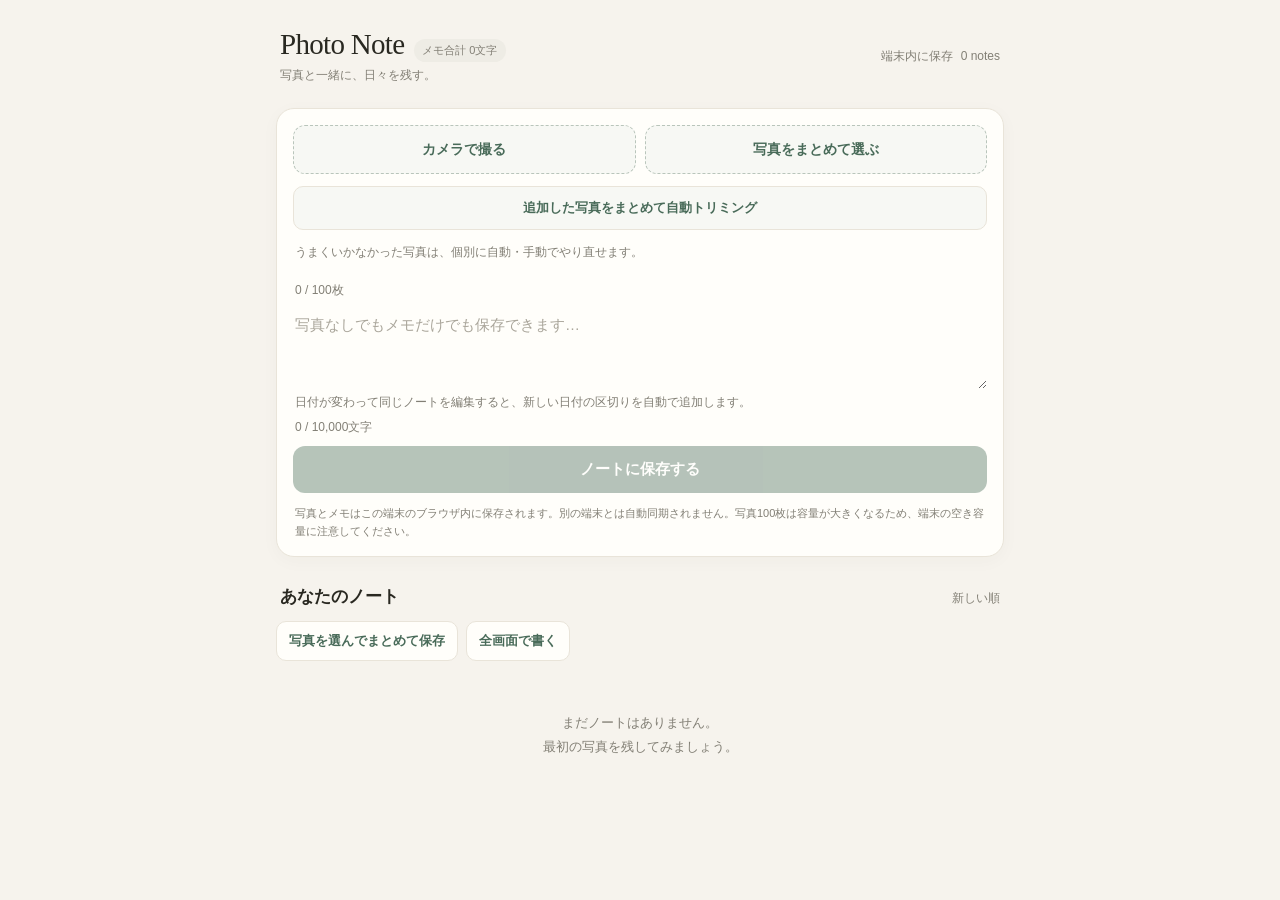
<file: index.html>
<!doctype html><html lang="ja"><head><meta charset="utf-8"><meta name="viewport" content="width=device-width,initial-scale=1,viewport-fit=cover"><meta name="theme-color" content="#f6f3ed"><link rel="apple-touch-icon" sizes="180x180" href="apple-touch-icon.png"><link rel="icon" type="image/png" sizes="192x192" href="icon-192.png"><link rel="manifest" href="manifest.webmanifest"><title>Photo Note</title>
<style>
:root{--bg:#f6f3ed;--paper:#fffefa;--ink:#292821;--muted:#827f75;--line:#e9e4d9;--accent:#496b59}*{box-sizing:border-box}body{margin:0;background:var(--bg);color:var(--ink);font-family:-apple-system,BlinkMacSystemFont,"Hiragino Kaku Gothic ProN","Yu Gothic",sans-serif}header{max-width:760px;margin:auto;padding:28px 20px 12px;display:flex;align-items:center;justify-content:space-between}h1{font-family:Georgia,serif;font-size:29px;font-weight:500;margin:0;letter-spacing:-.7px}.brand-row{display:flex;align-items:baseline;gap:10px;flex-wrap:wrap}.total-chars{font:11px -apple-system,BlinkMacSystemFont,sans-serif;letter-spacing:0;color:var(--muted);background:#eeece5;border-radius:20px;padding:4px 8px}.nav-back{position:absolute;top:max(14px,env(safe-area-inset-top));left:14px;z-index:55;display:flex;align-items:center;gap:8px;border:1px solid #ffffffaa;border-radius:26px;background:#101010ee;color:#fff;padding:12px 17px;font-size:15px;font-weight:700;box-shadow:0 3px 16px #0007;min-height:46px}.nav-back:active{transform:scale(.97)}.note-char-count{font-size:11px;color:var(--muted);white-space:nowrap}.sub{font-size:12px;color:var(--muted);margin-top:5px}.count{font-size:12px;color:var(--muted)}main{max-width:760px;margin:auto;padding:12px 16px 100px}.composer{background:var(--paper);border:1px solid var(--line);border-radius:18px;padding:16px;box-shadow:0 4px 18px #3c342008}.pickrow{display:grid;grid-template-columns:1fr 1fr;gap:9px}.pick{display:flex;align-items:center;justify-content:center;gap:7px;width:100%;min-height:49px;border:1.5px dashed #b9c5bb;border-radius:12px;color:var(--accent);font-weight:650;background:#f7f8f4;cursor:pointer;font-size:14px}input[type=file]{display:none}.crop-batch-tools{display:flex;flex-direction:column;gap:5px;margin-top:12px}.crop-batch-tools .tool-btn{width:100%;padding:12px;border:1px solid var(--line);border-radius:10px;background:#f7f8f4;color:var(--accent);font-weight:700}.photo-grid{display:grid;grid-template-columns:repeat(3,minmax(0,1fr));gap:8px;margin-top:12px}.photo-cell{position:relative;aspect-ratio:1;border-radius:10px;overflow:hidden;background:#f0eee8}.photo-cell img{width:100%;height:100%;object-fit:cover;display:block;cursor:zoom-in}.remove-photo{position:absolute;top:4px;right:4px;border:0;border-radius:50%;width:26px;height:26px;background:#222b;color:white;font-size:18px;line-height:1}.photo-count{font-size:12px;color:var(--muted);margin:9px 2px 0}textarea{width:100%;resize:vertical;min-height:90px;border:0;outline:0;background:transparent;font:15px/1.7 -apple-system,BlinkMacSystemFont,sans-serif;padding:13px 2px 4px;color:var(--ink)}textarea::placeholder{color:#aaa69b}.save{width:100%;border:0;border-radius:12px;background:var(--accent);color:white;font-size:15px;font-weight:650;padding:14px;cursor:pointer}.save:disabled{opacity:.4;cursor:not-allowed}.editor-tools{display:flex;justify-content:space-between;align-items:center;gap:10px;margin:0 2px 10px}.char-count{font-size:12px;color:var(--muted);font-variant-numeric:tabular-nums}.cancel{border:1px solid var(--line);border-radius:10px;background:transparent;color:var(--muted);padding:10px 14px;cursor:pointer}.note-actions{display:flex;gap:14px;flex-wrap:wrap}.edit,.delete{border:0;background:none;color:var(--accent);font-size:12px;padding:9px 0 0;cursor:pointer}.delete{color:#a19c90}.section{display:flex;justify-content:space-between;align-items:baseline;margin:28px 4px 13px}.section h2{font-size:17px;font-weight:650;margin:0}.section span{font-size:12px;color:var(--muted)}.notes{display:grid;grid-template-columns:repeat(2,minmax(0,1fr));gap:13px}.note{background:var(--paper);border:1px solid var(--line);border-radius:15px;overflow:hidden;box-shadow:0 3px 12px #3c342007}.cover{width:100%;aspect-ratio:4/3;object-fit:cover;display:block;background:#eee;cursor:zoom-in}.thumb-strip{display:flex;gap:5px;padding:7px 9px 0;overflow:hidden}.thumb-strip img{width:42px;height:42px;object-fit:cover;border-radius:6px;flex:0 0 auto;cursor:zoom-in}.note-body{padding:11px 12px 12px}.date{font-size:11px;color:var(--muted);margin-bottom:6px}.note-text{font-size:13px;line-height:1.6;white-space:pre-wrap;overflow-wrap:anywhere}.empty{grid-column:1/-1;text-align:center;color:var(--muted);padding:36px 12px;font-size:13px;line-height:1.8}.hint,.photo-tip{font-size:11px;color:var(--muted);line-height:1.6;margin:12px 2px 0}.toast{position:fixed;bottom:22px;left:50%;transform:translateX(-50%);background:#292821;color:#fff;padding:11px 16px;border-radius:30px;font-size:13px;opacity:0;pointer-events:none;transition:.2s;z-index:50}.toast.show{opacity:1}.photo-viewer{position:fixed;inset:0;z-index:40;background:rgba(18,18,16,.97);display:none;align-items:center;justify-content:center;padding:18px}.photo-viewer.open{display:flex}.photo-viewer img{max-width:100%;max-height:100%;object-fit:contain;touch-action:none;transform-origin:center center;will-change:transform;user-select:none;-webkit-user-drag:none}.zoom-tools{position:absolute;top:max(70px,calc(env(safe-area-inset-top) + 62px));right:18px;display:flex;gap:7px}.zoom-tools button{width:38px;height:38px;border:1px solid #ffffff66;border-radius:50%;background:#222;color:#fff;font-size:20px}.viewer-close,.viewer-prev,.viewer-next{position:absolute;border:1px solid #ffffff55;border-radius:50%;background:#222;color:white;cursor:pointer}.viewer-close{top:max(18px,env(safe-area-inset-top));right:18px;width:42px;height:42px;font-size:25px}.viewer-prev,.viewer-next{top:50%;width:42px;height:42px;font-size:24px;transform:translateY(-50%)}.viewer-prev{left:12px}.viewer-next{right:12px}.viewer-index{position:absolute;bottom:max(18px,env(safe-area-inset-bottom));color:#fff;font-size:12px}.camera-note{font-size:11px;color:var(--muted);line-height:1.6;margin:9px 2px 0}.camera-modal{position:fixed;inset:0;z-index:60;background:#111;display:none;flex-direction:column;padding:env(safe-area-inset-top) 14px env(safe-area-inset-bottom)}.camera-modal.open{display:flex}.camera-top{height:54px;display:flex;align-items:center;justify-content:space-between;color:white}.camera-top button,.camera-bottom button{border:1px solid #ffffff55;background:#292929;color:white;border-radius:24px;padding:10px 15px;font-size:14px}.camera-stage{flex:1;display:flex;align-items:center;justify-content:center;min-height:0;overflow:hidden}.camera-stage video{width:100%;max-height:100%;object-fit:contain;border-radius:12px;background:#222;transform-origin:center center}.camera-zoom{display:flex;align-items:center;gap:12px;padding:7px 8px 12px;color:#fff;font-size:13px}.camera-zoom input{flex:1;min-width:0;accent-color:#fff}.camera-zoom-value{width:42px;text-align:right;font-variant-numeric:tabular-nums}.camera-bottom{height:104px;display:flex;align-items:center;justify-content:space-around;gap:10px}.shutter{width:68px;height:68px;border:5px solid white!important;border-radius:50%!important;padding:0!important;background:#fff!important;box-shadow:inset 0 0 0 3px #333}.camera-status{color:#ddd;font-size:12px;text-align:center;padding:6px}.move-photo{position:absolute;top:4px;left:4px;border:0;border-radius:7px;background:#222b;color:white;padding:4px 7px;font-size:12px}.story-modal{position:fixed;inset:0;z-index:70;display:none;background:#111;color:#fff;overflow:hidden}.story-modal.open{display:block}.story-backdrop,.story-blur{position:absolute;inset:-18px;background-position:center;background-size:cover;transition:filter .12s linear}.story-backdrop{filter:brightness(.78)}.story-blur{background:rgba(8,9,9,.08);backdrop-filter:blur(0px);-webkit-backdrop-filter:blur(0px)}.story-top{position:absolute;z-index:4;top:0;left:0;right:0;padding:max(14px,env(safe-area-inset-top)) 16px 12px;display:flex;align-items:center;justify-content:space-between;background:linear-gradient(#0008,transparent);pointer-events:none}.story-top button{pointer-events:auto;border:1px solid #ffffff66;border-radius:22px;background:#1118;color:white;padding:9px 13px;font-size:13px}.story-count{font-size:12px;color:#fff;text-shadow:0 1px 6px #000}.story-scroll{position:absolute;inset:0;overflow-y:auto;overscroll-behavior:contain;z-index:2;scrollbar-width:none}.story-scroll::-webkit-scrollbar{display:none}.story-hero{height:78vh;min-height:480px;display:flex;align-items:flex-end;padding:0 22px 105px}.story-hero-inner{max-width:680px;text-shadow:0 2px 16px #0009}.story-kicker{font-size:11px;letter-spacing:.18em;text-transform:uppercase;color:#ffffffc9;margin-bottom:10px}.story-title{font-family:Georgia,serif;font-size:clamp(30px,8vw,54px);line-height:1.16;font-weight:500;letter-spacing:-.04em;margin:0}.story-hint{font-size:12px;color:#ffffffd0;margin-top:14px}.story-sheet{position:relative;min-height:65vh;margin-top:-54px;padding:30px 24px calc(60px + env(safe-area-inset-bottom));background:rgba(248,246,240,.88);color:#292821;border-radius:28px 28px 0 0;box-shadow:0 -15px 50px #0002;backdrop-filter:blur(18px);-webkit-backdrop-filter:blur(18px)}.story-sheet:before{content:'';display:block;width:38px;height:4px;border-radius:9px;background:#aaa69b66;margin:-13px auto 26px}.story-date{font-size:11px;letter-spacing:.06em;color:#827f75;margin-bottom:22px}.story-memo{font-family:Georgia,serif;font-size:17px;line-height:2.05;white-space:pre-wrap;overflow-wrap:anywhere;max-width:680px;margin:0 auto}.story-empty{color:#827f75;font-size:14px}.story-photos{display:flex;gap:9px;overflow-x:auto;margin:28px -5px 0;padding:4px 5px 12px}.story-photos img{width:76px;height:76px;object-fit:cover;border-radius:10px;flex:0 0 auto;border:2px solid transparent}.story-photos img.active{border-color:#496b59}.story-end{font-size:11px;color:#827f75;text-align:center;margin-top:34px;letter-spacing:.08em}
@media(min-width:620px){.notes{grid-template-columns:repeat(3,minmax(0,1fr))}}
@media (orientation: landscape) and (max-height: 600px){
  .camera-modal{padding:env(safe-area-inset-top) max(12px,env(safe-area-inset-right)) env(safe-area-inset-bottom) max(12px,env(safe-area-inset-left))}
  .camera-top{height:44px;flex:0 0 44px}
  .camera-stage{min-width:0;flex:1}
  .camera-stage video{width:auto;height:100%;max-width:100%;max-height:100%;object-fit:contain}
  .camera-zoom{flex:0 0 auto;padding:4px 8px 6px}
  .camera-bottom{height:66px;flex:0 0 66px}
  .shutter{width:54px;height:54px}
  .camera-status{padding:2px;font-size:11px}
}
@media (orientation: landscape) and (min-height: 601px){
  .camera-stage video{max-height:calc(100vh - 230px)}
}

/* Photo Note update */
.selection-toolbar{display:flex;gap:8px;align-items:center;flex-wrap:wrap;margin:0 0 14px}.tool-btn{border:1px solid var(--line);background:var(--paper);color:var(--accent);border-radius:10px;padding:10px 12px;font-size:13px;font-weight:650}.note-text{display:none}.note{position:relative}.select-overlay{position:absolute;top:8px;left:8px;z-index:3;background:#fff;border-radius:9px;padding:5px 8px;box-shadow:0 2px 8px #0003;font-size:12px}.select-overlay input{display:inline-block;width:18px;height:18px;vertical-align:middle}.photo-select-modal{position:fixed;inset:0;z-index:90;background:#f6f3ed;display:none;flex-direction:column;padding:env(safe-area-inset-top) 14px env(safe-area-inset-bottom)}.photo-select-modal.open{display:flex}.select-head{display:flex;align-items:center;justify-content:space-between;padding:12px 0}.select-head strong{font-size:17px}.select-grid{display:grid;grid-template-columns:repeat(3,minmax(0,1fr));gap:7px;overflow:auto;padding-bottom:12px}.select-item{position:relative;aspect-ratio:1}.select-item img{width:100%;height:100%;object-fit:cover;border-radius:9px}.select-item input{position:absolute;top:6px;left:6px;width:23px;height:23px;accent-color:var(--accent)}.select-actions{display:flex;gap:8px;padding:10px 0}.select-actions button{flex:1}.composer.full-editor{position:fixed;inset:0;z-index:80;border-radius:0;overflow:auto;padding:calc(env(safe-area-inset-top) + 16px) 16px calc(env(safe-area-inset-bottom) + 18px);margin:0}.composer.full-editor textarea{min-height:42vh;font-size:17px}.editor-full-btn{border:1px solid var(--line);background:transparent;border-radius:10px;padding:8px 11px;color:var(--accent)}.undo-toast{position:fixed;bottom:22px;left:50%;transform:translateX(-50%);z-index:100;background:#292821;color:#fff;border-radius:28px;padding:9px 12px;display:none;align-items:center;gap:12px;font-size:13px;white-space:nowrap}.undo-toast.show{display:flex}.undo-toast button{border:0;background:#fff;color:#292821;border-radius:18px;padding:7px 12px;font-weight:700}

.crop-modal{position:fixed;inset:0;z-index:120;background:#171714f5;display:none;flex-direction:column;align-items:center;justify-content:center;padding:calc(env(safe-area-inset-top) + 14px) 14px calc(env(safe-area-inset-bottom) + 14px);color:#fff}
.crop-modal.open{display:flex}.crop-title{font-size:18px;font-weight:700;margin:4px 0 8px}.crop-help{font-size:12px;color:#ddd;text-align:center;line-height:1.6;margin-bottom:12px}.crop-stage{width:100%;height:min(62vh,620px);display:flex;align-items:center;justify-content:center;overflow:hidden}.crop-canvas{max-width:100%;max-height:100%;touch-action:none;background:#333;border-radius:8px;user-select:none;-webkit-user-select:none}.crop-actions{display:flex;gap:8px;width:100%;max-width:560px;margin-top:14px;flex-wrap:wrap}.crop-actions button{flex:1;min-width:105px;border:1px solid #ffffff66;border-radius:12px;padding:13px 9px;background:#333;color:#fff;font-weight:650}.crop-actions .crop-primary{background:#496b59;border-color:#496b59}.crop-actions .crop-danger{background:#fff;color:#292821}.photo-edit-tools{position:absolute;left:4px;right:4px;bottom:4px;display:flex;gap:4px;justify-content:center}.photo-edit-tools button{border:0;border-radius:8px;background:#222d;color:#fff;padding:6px 7px;font-size:10px;font-weight:650}

.pin-row{display:flex;justify-content:flex-end;margin:0 0 7px}
.pin-btn{border:1px solid var(--line);background:#fffaf0;color:#79602b;border-radius:999px;padding:6px 11px;font-size:12px;font-weight:700}
.pin-btn.is-pinned{background:#f2e5bd;border-color:#c6a85b;color:#604916}
.note.pinned{border:1.5px solid #c6a85b;box-shadow:0 3px 14px #b89b4a22}
.day-counts{display:flex;flex-wrap:wrap;gap:5px;margin:8px 0 10px}
.day-count{font-size:11px;color:#655b43;background:#f4f0e5;border-radius:7px;padding:4px 7px}
.note-text .day-segment{display:block;background:#f6f3e9;border-left:3px solid #c6b98e;border-radius:4px;padding:7px 9px;margin:6px 0;white-space:pre-wrap;overflow-wrap:anywhere}
.note-text .day-segment:first-child{background:#f1f5f1;border-left-color:#91aa96}
.day-heading{font-size:11px;font-weight:700;color:#746b56;margin-bottom:4px}
.editor-day-hint{font-size:12px;color:var(--muted);margin:0 2px 8px;line-height:1.5}

.crop-done-badge{position:absolute;left:5px;bottom:39px;z-index:3;background:#16834a;color:#fff;border-radius:7px;padding:4px 6px;font-size:10px;font-weight:800;box-shadow:0 1px 5px #0005}.crop-undo-btn{background:#fff!important;color:#185bce!important;border:1px solid #8bb5ff!important;font-size:10px!important}

/* First-line memo title overlay on the photo thumbnail */
.note{position:relative;overflow:hidden}
.note-title-overlay{position:absolute;left:0;right:0;top:0;z-index:2;padding:10px 12px 24px;color:#fff;font-size:15px;font-weight:750;line-height:1.35;letter-spacing:.01em;text-shadow:0 1px 3px rgba(0,0,0,.7);background:linear-gradient(180deg,rgba(0,0,0,.62),rgba(0,0,0,0));pointer-events:none;display:-webkit-box;-webkit-box-orient:vertical;-webkit-line-clamp:2;overflow:hidden}
</style></head><body>
<header><div><div class="brand-row"><h1>Photo Note</h1><span class="total-chars" id="totalChars">メモ合計 0文字</span></div><div class="sub">写真と一緒に、日々を残す。</div></div><div style="display:flex;align-items:center;gap:8px"><span class="count">端末内に保存</span><div class="count" id="count">0 notes</div></div></header><main>
<section class="composer"><div class="pickrow"><button class="pick" id="openCamera" type="button">カメラで撮る</button><label class="pick" for="galleryPhotos">写真をまとめて選ぶ</label></div><input id="galleryPhotos" type="file" accept="image/*" multiple>
<div class="crop-batch-tools"><button class="tool-btn" id="autoCropAll" type="button">追加した写真をまとめて自動トリミング</button><span id="cropBatchStatus" class="photo-count">うまくいかなかった写真は、個別に自動・手動でやり直せます。</span></div><div class="photo-grid" id="draftGrid"></div><div class="photo-count" id="photoCount">写真は最大100枚まで追加できます</div><textarea id="memo" maxlength="10000" placeholder="写真なしでもメモだけでも保存できます…"></textarea><div class="editor-day-hint">日付が変わって同じノートを編集すると、新しい日付の区切りを自動で追加します。</div><div class="editor-tools"><span class="char-count" id="charCount">0 / 10,000文字</span><button class="editor-full-btn" id="closeFullEditor" type="button" style="display:none">全画面を閉じる</button><button class="cancel" id="cancel" type="button" style="display:none">編集をやめる</button></div><button class="save" id="save" disabled>ノートに保存する</button><div class="hint">写真とメモはこの端末のブラウザ内に保存されます。別の端末とは自動同期されません。写真100枚は容量が大きくなるため、端末の空き容量に注意してください。</div></section>
<div class="section"><h2>あなたのノート</h2><span>新しい順</span></div><div class="selection-toolbar"><button class="tool-btn" id="choosePhotos" type="button">写真を選んでまとめて保存</button><button class="tool-btn" id="fullEditor" type="button">全画面で書く</button></div><section class="notes" id="notes"><div class="empty">まだノートはありません。<br>最初の写真を残してみましょう。</div></section></main>
<div class="camera-modal" id="cameraModal" role="dialog" aria-modal="true" aria-label="Photo Noteカメラ"><div class="camera-top"><button id="cameraClose" type="button">閉じる</button><span id="cameraMode">背面カメラ</span><button id="cameraSwitch" type="button">カメラ切替</button></div><div class="camera-stage"><video id="cameraVideo" autoplay muted playsinline></video></div><div class="camera-zoom"><span>−</span><input id="cameraZoom" type="range" min="1" max="3" step="0.1" value="1" aria-label="カメラズーム"><span>＋</span><span class="camera-zoom-value" id="cameraZoomValue">1.0×</span></div><div class="camera-status" id="cameraStatus">カメラを準備しています</div><div class="camera-bottom"><button id="cameraFlash" type="button" disabled>フラッシュは端末依存</button><button class="shutter" id="cameraCapture" type="button" aria-label="撮影"></button><button id="cameraDone" type="button">完了</button></div></div><div class="photo-viewer" id="photoViewer" role="dialog" aria-modal="true" aria-label="写真の拡大表示"><button class="nav-back" id="viewerBack" type="button" aria-label="一覧画面に戻る">← <span>一覧へ</span></button><button class="viewer-prev" id="viewerPrev" type="button">‹</button><img id="viewerImage" alt="拡大した写真"><div class="zoom-tools"><button id="viewerCrop" type="button" aria-label="この写真をトリミング">✂</button><button id="zoomOut" type="button" aria-label="縮小">−</button><button id="zoomReset" type="button" aria-label="倍率を戻す">↺</button><button id="zoomIn" type="button" aria-label="拡大">＋</button></div><button class="viewer-next" id="viewerNext" type="button">›</button><div class="viewer-index" id="viewerIndex"></div></div><div class="story-modal" id="storyModal" role="dialog" aria-modal="true" aria-label="ストーリーモード"><div class="story-backdrop" id="storyBackdrop"></div><div class="story-blur" id="storyBlur"></div><div class="story-top"><button id="storyClose" type="button" aria-label="一覧画面に戻る">← <span>一覧へ</span></button><span class="story-count" id="storyCount"></span><button id="storyTop" type="button">写真に戻る ↑</button></div><div class="story-scroll" id="storyScroll"><section class="story-hero"><div class="story-hero-inner"><div class="story-kicker">A MOMENT TO REMEMBER</div><h2 class="story-title" id="storyTitle">その日の記録</h2><div class="story-hint">スクロールして、記憶をたどる</div></div></section><section class="story-sheet"><div class="story-date" id="storyDate"></div><div class="story-memo" id="storyMemo"></div><div class="story-photos" id="storyPhotos"></div><div class="story-end">— PHOTO NOTE —</div></section></div></div><div class="photo-select-modal" id="photoSelectModal"><div class="select-head"><strong>保存する写真を選択</strong><button class="cancel" id="closePhotoSelect" type="button">閉じる</button></div><div class="select-grid" id="selectGrid"></div><div class="select-actions"><button class="tool-btn" id="selectAllPhotos" type="button">すべて選択</button><button class="save" id="shareSelectedPhotos" type="button">選んだ写真を共有</button></div><div class="hint">iPhoneの共有画面が開いたら「画像を保存」を選んでください。</div></div><div class="undo-toast" id="undoToast"><span id="undoMessage">削除しました</span><button id="undoDelete" type="button">元に戻す</button></div><div class="crop-modal" id="cropModal" role="dialog" aria-modal="true" aria-label="写真のトリミング"><div class="crop-title" id="cropTitle">写真をトリミング</div><div class="crop-help" id="cropHelp">枠の四隅・辺をドラッグして範囲を調整できます。枠の内側を動かすと位置を移動できます。</div><div class="crop-stage"><canvas id="cropCanvas" class="crop-canvas"></canvas></div><div class="crop-actions"><button id="autoCrop" type="button">自動トリミング</button><button id="manualCrop" type="button">手動で範囲を選ぶ</button><button id="cancelCrop" type="button">キャンセル</button><button id="applyCrop" class="crop-primary" type="button">この切り抜きを使う</button></div></div><div class="toast" id="toast"></div>
<script>
const DB='photo-note-db',STORE='notes';let db,draft=[],draftOriginals=[],editingId=null,viewerImages=[],viewerAt=0,cameraStream=null,cameraFacing='environment',cameraZoom=1,nativeZoom=false,cameraZoomMin=1,cameraZoomMax=3;const $=id=>document.getElementById(id);
async function stopCamera(){if(cameraStream){cameraStream.getTracks().forEach(t=>t.stop());cameraStream=null}$('cameraVideo').srcObject=null}
async function configureCameraZoom(){cameraZoom=1;nativeZoom=false;cameraZoomMin=1;cameraZoomMax=3;const track=cameraStream?.getVideoTracks?.()[0];try{const caps=track?.getCapabilities?.();if(caps?.zoom){nativeZoom=true;cameraZoomMin=caps.zoom.min||1;cameraZoomMax=Math.min(caps.zoom.max||3,8)}}catch(e){}const slider=$('cameraZoom');slider.min=String(cameraZoomMin);slider.max=String(cameraZoomMax);slider.step=nativeZoom?String(track.getCapabilities().zoom.step||0.1):'0.1';slider.value='1';$('cameraZoomValue').textContent='1.0×';$('cameraVideo').style.transform='scale(1)';}
async function setCameraZoom(value){cameraZoom=Math.max(cameraZoomMin,Math.min(cameraZoomMax,Number(value)||1));$('cameraZoom').value=String(cameraZoom);$('cameraZoomValue').textContent=cameraZoom.toFixed(1)+'×';const video=$('cameraVideo');if(nativeZoom){const track=cameraStream?.getVideoTracks?.()[0];try{await track.applyConstraints({advanced:[{zoom:cameraZoom}]});video.style.transform='scale(1)';return}catch(e){nativeZoom=false}}video.style.transform=`scale(${cameraZoom})`;}
async function startCamera(){await stopCamera();if(!navigator.mediaDevices||!navigator.mediaDevices.getUserMedia){$('cameraStatus').textContent='このブラウザではカメラを利用できません。HTTPSのSafariで開いてください。';return}try{cameraStream=await navigator.mediaDevices.getUserMedia({audio:false,video:{facingMode:{ideal:cameraFacing},width:{ideal:1920},height:{ideal:1080}}});$('cameraVideo').srcObject=cameraStream;await $('cameraVideo').play();await configureCameraZoom();$('cameraMode').textContent=cameraFacing==='environment'?'背面カメラ':'前面カメラ';$('cameraStatus').textContent=nativeZoom?'カメラのズームを調整できます':'ズームを調整できます';}catch(err){$('cameraStatus').textContent=err.name==='NotAllowedError'?'カメラの使用が許可されていません。Safariの設定を確認してください。':'カメラを起動できませんでした。ブラウザのカメラ許可を確認してください。'}}
$('cameraZoom').addEventListener('input',e=>{setCameraZoom(e.target.value)});
$('openCamera').onclick=async()=>{if(draft.length>=100)return toast('写真は100枚までです');$('cameraModal').classList.add('open');document.body.style.overflow='hidden';await startCamera()};
$('cameraClose').onclick=async()=>{await stopCamera();$('cameraModal').classList.remove('open');document.body.style.overflow=''};
$('cameraDone').onclick=$('cameraClose').onclick;
$('cameraSwitch').onclick=async()=>{cameraFacing=cameraFacing==='environment'?'user':'environment';await startCamera()};
$('cameraCapture').onclick=async()=>{const v=$('cameraVideo');if(!cameraStream||!v.videoWidth)return toast('カメラの準備ができていません');if(draft.length>=100)return toast('写真は100枚までです');const c=document.createElement('canvas');const ctx=c.getContext('2d');if(nativeZoom||cameraZoom<=1.001){c.width=v.videoWidth;c.height=v.videoHeight;ctx.drawImage(v,0,0,c.width,c.height)}else{const sw=v.videoWidth/cameraZoom,sh=v.videoHeight/cameraZoom,sx=(v.videoWidth-sw)/2,sy=(v.videoHeight-sh)/2;c.width=Math.round(sw);c.height=Math.round(sh);ctx.drawImage(v,sx,sy,sw,sh,0,0,c.width,c.height)}draft.push(c.toDataURL('image/jpeg',.92));draftOriginals.push(null);renderDraft();updateCount();$('cameraStatus').textContent=`撮影しました（${draft.length} / 100枚）。続けて撮影できます。`};
function openDB(){return new Promise((resolve,reject)=>{const r=indexedDB.open(DB,1);r.onupgradeneeded=()=>r.result.createObjectStore(STORE,{keyPath:'id'});r.onsuccess=()=>resolve(r.result);r.onerror=()=>reject(r.error)})}
function tx(mode,fn){return new Promise((resolve,reject)=>{const t=db.transaction(STORE,mode),s=t.objectStore(STORE);let req=fn(s);t.oncomplete=()=>resolve(req?.result);t.onerror=()=>reject(t.error)})}
function toast(s){$('toast').textContent=s;$('toast').classList.add('show');setTimeout(()=>$('toast').classList.remove('show'),2200)}function updateCount(){$('charCount').textContent=Array.from($('memo').value).length.toLocaleString('ja-JP')+' / 10,000文字';$('photoCount').textContent=`${draft.length} / 100枚`;$('save').disabled=draft.length===0&&!$('memo').value.trim()}
function oldImages(n){return Array.isArray(n.images)?n.images:(n.image?[n.image]:[])}
function reset(){document.querySelector('.composer').classList.remove('full-editor');$('closeFullEditor').style.display='none';editingId=null;draft=[];draftOriginals=[];$('galleryPhotos').value='';$('memo').value='';$('save').textContent='ノートに保存する';$('cancel').style.display='none';renderDraft();updateCount()}
$('memo').addEventListener('input',updateCount);$('cancel').onclick=reset;
function openViewer(images,index=0,noteId=null){viewerImages=images;viewerAt=index;viewerNoteId=noteId;viewerIsDraft=Array.isArray(images)&&images===draft;$('viewerCrop').style.display=(viewerIsDraft||viewerNoteId!==null)?'block':'none';$('viewerBack').style.display='flex';$('viewerBack').style.visibility='visible';showViewer();$('photoViewer').classList.add('open');document.body.style.overflow='hidden'}
let viewerNoteId=null,viewerIsDraft=false,zoom=1,panX=0,panY=0;
function applyZoom(){$('viewerImage').style.transform=`translate(${panX}px,${panY}px) scale(${zoom})`}
function resetZoom(){zoom=1;panX=0;panY=0;applyZoom()}
function showViewer(){pinchStart=0;lastTouch=null;viewerSwipeStart=null;resetZoom();$('viewerImage').src=viewerImages[viewerAt];$('viewerIndex').textContent=`${viewerAt+1} / ${viewerImages.length}`;$('viewerPrev').style.display=viewerImages.length>1?'block':'none';$('viewerNext').style.display=viewerImages.length>1?'block':'none'}
function closeViewer(){resetZoom();viewerSwipeStart=null;$('photoViewer').classList.remove('open');$('viewerImage').removeAttribute('src');document.body.style.overflow=''}
$('viewerBack').onclick=closeViewer;$('photoViewer').addEventListener('click',e=>{if(e.target===$('photoViewer'))closeViewer()});
$('viewerPrev').onclick=()=>{viewerAt=(viewerAt-1+viewerImages.length)%viewerImages.length;showViewer()};$('viewerNext').onclick=()=>{viewerAt=(viewerAt+1)%viewerImages.length;showViewer()};
$('zoomIn').onclick=()=>{zoom=Math.min(5,zoom+.5);clampViewerPan();applyZoom()};$('zoomOut').onclick=()=>{zoom=Math.max(1,zoom-.5);if(zoom===1){panX=0;panY=0}else clampViewerPan();applyZoom()};$('zoomReset').onclick=resetZoom;
let pinchStart=0,pinchZoom=1,lastTouch=null;const viewerImg=$('viewerImage');
function clampViewerPan(){const box=$('photoViewer').getBoundingClientRect(),baseW=viewerImg.clientWidth,baseH=viewerImg.clientHeight;const maxX=Math.max(0,(baseW*zoom-box.width)/2),maxY=Math.max(0,(baseH*zoom-box.height)/2);panX=Math.max(-maxX,Math.min(maxX,panX));panY=Math.max(-maxY,Math.min(maxY,panY))}
viewerImg.addEventListener('touchstart',e=>{if(e.touches.length===2){pinchStart=Math.hypot(e.touches[0].clientX-e.touches[1].clientX,e.touches[0].clientY-e.touches[1].clientY);pinchZoom=zoom;lastTouch=null}else if(e.touches.length===1&&zoom>1){lastTouch={x:e.touches[0].clientX,y:e.touches[0].clientY}}},{passive:false});
viewerImg.addEventListener('touchmove',e=>{if(e.touches.length===2&&pinchStart){e.preventDefault();const d=Math.hypot(e.touches[0].clientX-e.touches[1].clientX,e.touches[0].clientY-e.touches[1].clientY);zoom=Math.max(1,Math.min(5,pinchZoom*d/pinchStart));if(zoom===1){panX=0;panY=0}clampViewerPan();applyZoom()}else if(e.touches.length===1&&lastTouch&&zoom>1){e.preventDefault();panX+=e.touches[0].clientX-lastTouch.x;panY+=e.touches[0].clientY-lastTouch.y;lastTouch={x:e.touches[0].clientX,y:e.touches[0].clientY};clampViewerPan();applyZoom()}},{passive:false});
viewerImg.addEventListener('touchend',()=>{pinchStart=0;lastTouch=null});viewerImg.addEventListener('dblclick',()=>{zoom=zoom===1?2:1;if(zoom===1){panX=0;panY=0}else clampViewerPan();applyZoom()});
let viewerSwipeStart=null;const viewerSurface=$('photoViewer');viewerSurface.addEventListener('touchstart',e=>{if(e.touches.length===1&&zoom===1){viewerSwipeStart={x:e.touches[0].clientX,y:e.touches[0].clientY,time:Date.now()}}else viewerSwipeStart=null},{passive:true});viewerSurface.addEventListener('touchend',e=>{if(!viewerSwipeStart||zoom!==1||!e.changedTouches.length)return;const dx=e.changedTouches[0].clientX-viewerSwipeStart.x,dy=e.changedTouches[0].clientY-viewerSwipeStart.y,dt=Date.now()-viewerSwipeStart.time;viewerSwipeStart=null;if(Math.abs(dx)>55&&Math.abs(dx)>Math.abs(dy)*1.25&&dt<700&&viewerImages.length>1){viewerAt=(viewerAt+(dx<0?1:-1)+viewerImages.length)%viewerImages.length;showViewer()}},{passive:true});
async function openViewerCrop(){try{let source;if(viewerIsDraft){cropTarget='draft';cropTargetIndex=viewerAt;cropIndex=viewerAt;source=draft[viewerAt]}else{const note=await tx('readonly',st=>st.get(viewerNoteId));if(!note)return toast('ノートを読み込めませんでした');const imgs=oldImages(note);source=imgs[viewerAt];cropTarget='viewer';cropTargetNoteId=note.id;cropTargetIndex=viewerAt;cropIndex=-2}if(!source)return toast('写真が見つかりません');cropMode='manual';cropImage=new Image();cropImage.onload=()=>{cropFit();cropRect={x:.06,y:.06,w:.88,h:.88};$('cropHelp').textContent='青い枠の四隅・上下左右のハンドルをドラッグして範囲を調整できます。枠の内側を動かすと位置を移動できます。元の写真は復元用に保持します。';cropDraw();$('cropModal').classList.add('open');document.body.style.overflow='hidden'};cropImage.onerror=()=>toast('写真を開けませんでした');cropImage.src=source}catch(e){toast('写真を開けませんでした')}}
$('viewerCrop').onclick=()=>openViewerCrop();
document.addEventListener('keydown',e=>{if(e.key==='Escape')closeViewer();if(e.key==='ArrowLeft'&&viewerImages.length){viewerAt=(viewerAt-1+viewerImages.length)%viewerImages.length;showViewer()}if(e.key==='ArrowRight'&&viewerImages.length){viewerAt=(viewerAt+1)%viewerImages.length;showViewer()}});
function fileData(f){return new Promise((res,rej)=>{if(!f.type.startsWith('image/'))return rej();const r=new FileReader();r.onload=()=>res(r.result);r.onerror=rej;r.readAsDataURL(f)})}
async function addFiles(files){const room=100-draft.length;if(room<=0)return toast('写真は100枚までです');const chosen=[...files].slice(0,room);if(files.length>room)toast('追加できるのは残り'+room+'枚です');for(const f of chosen){try{draft.push(await fileData(f));draftOriginals.push(null)}catch{toast('画像を読み込めませんでした')}}renderDraft();updateCount()}
$('galleryPhotos').addEventListener('change',async e=>{await addFiles(e.target.files);e.target.value=''});
function renderDraft(){const root=$('draftGrid');root.innerHTML='';draft.forEach((src,i)=>{const cell=document.createElement('div');cell.className='photo-cell';const img=document.createElement('img');img.src=src;img.alt='追加した写真';img.onclick=()=>openViewer(draft,i);const rm=document.createElement('button');rm.className='remove-photo';rm.type='button';rm.textContent='×';rm.setAttribute('aria-label','写真を削除');rm.onclick=()=>{if(!confirm('この写真を編集画面から外しますか？'))return;if(!confirm('この変更を保存すると、この写真はノートから削除されます。本当に削除しますか？'))return;draft.splice(i,1);draftOriginals.splice(i,1);renderDraft();updateCount();toast('写真を編集画面から外しました')};const move=document.createElement('button');move.className='move-photo';move.type='button';move.textContent=i===0?'先頭':`#${i+1} ↕`;move.title='写真を前へ移動';move.onclick=()=>{if(i>0){[draft[i-1],draft[i]]=[draft[i],draft[i-1]];[draftOriginals[i-1],draftOriginals[i]]=[draftOriginals[i],draftOriginals[i-1]];renderDraft()}};const tools=document.createElement('div');tools.className='photo-edit-tools';const auto=document.createElement('button');auto.type='button';auto.textContent='自動切り抜き';auto.onclick=()=>openCrop(i,'auto');const manual=document.createElement('button');manual.type='button';manual.textContent='手動切り抜き';manual.onclick=()=>openCrop(i,'manual');tools.append(auto,manual);if(draftOriginals[i]){const badge=document.createElement('span');badge.className='crop-done-badge';badge.textContent='✓ トリミング済み';cell.append(badge);const undo=document.createElement('button');undo.type='button';undo.className='crop-undo-btn';undo.textContent='トリミング前に戻す';undo.onclick=()=>{if(!draftOriginals[i])return;draft[i]=draftOriginals[i];draftOriginals[i]=null;renderDraft();updateCount();toast('トリミング前の写真に戻しました')};tools.append(undo)}cell.append(img,rm,move,tools);root.append(cell)})}

// Crop editor: manual selection works by dragging a rectangle; auto finds the largest bright document/screen region.
let cropIndex=-1,cropImage=null,cropRect=null,cropMode='manual',cropDisplay={x:0,y:0,w:0,h:0},cropDragging=false,cropStart=null;
let cropTarget='draft',cropTargetNoteId=null,cropTargetIndex=-1;
const cropCanvas=$('cropCanvas'),cropCtx=cropCanvas.getContext('2d');
function cropDraw(){
 if(!cropImage)return;
 const W=cropCanvas.width,H=cropCanvas.height;
 cropCtx.clearRect(0,0,W,H);cropCtx.drawImage(cropImage,0,0,W,H);
 if(!cropRect)return;
 const x=cropRect.x*W,y=cropRect.y*H,w=cropRect.w*W,h=cropRect.h*H;
 cropCtx.fillStyle='rgba(0,0,0,.48)';
 cropCtx.fillRect(0,0,W,y);cropCtx.fillRect(0,y+h,W,H-y-h);cropCtx.fillRect(0,y,x,h);cropCtx.fillRect(x+w,y,W-x-w,h);
 cropCtx.strokeStyle='#fff';cropCtx.lineWidth=Math.max(2,W/420);cropCtx.strokeRect(x,y,w,h);
 cropCtx.strokeStyle='#1684ff';cropCtx.lineWidth=Math.max(3,W/420);cropCtx.strokeRect(x,y,w,h);
 const hs=Math.max(22,Math.min(30,W/14));
 const pts=[[x,y],[x+w/2,y],[x+w,y],[x+w,y+h/2],[x+w,y+h],[x+w/2,y+h],[x,y+h],[x,y+h/2]];
 pts.forEach(([px,py])=>{cropCtx.fillStyle='#1684ff';cropCtx.strokeStyle='#fff';cropCtx.lineWidth=2.5;cropCtx.beginPath();cropCtx.roundRect(px-hs/2,py-hs/2,hs,hs,Math.max(2,hs*.18));cropCtx.fill();cropCtx.stroke()});
}
function cropFit(){const maxW=Math.max(280,Math.min(window.innerWidth-28,650)),maxH=Math.max(240,Math.min(window.innerHeight*.58,650)),scale=Math.min(maxW/cropImage.naturalWidth,maxH/cropImage.naturalHeight);cropCanvas.width=Math.max(1,Math.round(cropImage.naturalWidth*scale));cropCanvas.height=Math.max(1,Math.round(cropImage.naturalHeight*scale));cropDisplay={x:0,y:0,w:cropCanvas.width,h:cropCanvas.height};cropDraw()}
function autoDetectCrop(img){
 const w=180,h=Math.max(80,Math.round(180*img.naturalHeight/img.naturalWidth));
 const c=document.createElement('canvas');c.width=w;c.height=h;const ctx=c.getContext('2d',{willReadFrequently:true});ctx.drawImage(img,0,0,w,h);
 const data=ctx.getImageData(0,0,w,h).data,mask=new Uint8Array(w*h),seen=new Uint8Array(w*h);
 for(let i=0;i<w*h;i++){const r=data[i*4],g=data[i*4+1],b=data[i*4+2],v=.299*r+.587*g+.114*b,hi=Math.max(r,g,b),lo=Math.min(r,g,b),sat=hi?(hi-lo)/hi:0;mask[i]=(v>158&&sat<.58)?1:0}
 let best=null;
 for(let i=0;i<w*h;i++){
  if(!mask[i]||seen[i])continue;
  const q=[i];seen[i]=1;let head=0,minX=w,maxX=0,minY=h,maxY=0,count=0;
  while(head<q.length){const z=q[head++],xx=z%w,yy=(z/w)|0;count++;if(xx<minX)minX=xx;if(xx>maxX)maxX=xx;if(yy<minY)minY=yy;if(yy>maxY)maxY=yy;
   for(let dy=-1;dy<=1;dy++)for(let dx=-1;dx<=1;dx++){const nx=xx+dx,ny=yy+dy;if(nx<0||ny<0||nx>=w||ny>=h)continue;const ni=ny*w+nx;if(mask[ni]&&!seen[ni]){seen[ni]=1;q.push(ni)}}
  }
  const bw=maxX-minX+1,bh=maxY-minY+1,box=bw*bh,ratio=bw/bh;
  if(count<Math.max(45,w*h*.004)||bw<w*.22||bh<h*.055||box>w*h*.78||ratio<.38||ratio>4.8)continue;
  const fill=count/box,score=count+box*.28+(fill>.45?box*.18:0);
  if(!best||score>best.score)best={minX,maxX,minY,maxY,score};
 }
 if(!best)return null;
 const px=Math.max(2,Math.round((best.maxX-best.minX+1)*.025)),py=Math.max(2,Math.round((best.maxY-best.minY+1)*.035));
 const x=Math.max(0,best.minX-px),y=Math.max(0,best.minY-py),right=Math.min(w,best.maxX+1+px),bottom=Math.min(h,best.maxY+1+py);
 return{x:x/w,y:y/h,w:(right-x)/w,h:(bottom-y)/h};
}
function openCrop(i,mode){cropTarget='draft';cropTargetNoteId=null;cropTargetIndex=i;cropIndex=i;cropMode=mode;cropImage=new Image();cropImage.onload=()=>{cropFit();cropRect={x:.06,y:.06,w:.88,h:.88};if(mode==='auto'){const found=autoDetectCrop(cropImage);if(found){cropRect=found;$('cropHelp').textContent='自動検出した範囲です。四隅や辺を動かして調整できます。枠の内側を動かすと位置を変えられます。'}else{$('cropHelp').textContent='自動検出できませんでした。枠を指で調整して切り抜いてください。'}}else{$('cropHelp').textContent='青い四隅を指で押したまま斜めに動かすと範囲が広がったり狭まったりします。辺の中央もドラッグできます。枠の内側は範囲全体を移動します。'}cropDraw();$('cropModal').classList.add('open');document.body.style.overflow='hidden'};cropImage.onerror=()=>toast('写真を開けませんでした');cropImage.src=draft[i]}
function canvasPoint(clientX,clientY){
 const r=cropCanvas.getBoundingClientRect();
 if(!r.width||!r.height)return{x:0,y:0};
 return{x:Math.max(0,Math.min(1,(clientX-r.left)/r.width)),y:Math.max(0,Math.min(1,(clientY-r.top)/r.height))};
}
let cropDragMode='move',cropHandle='se',cropOrigin=null,cropActive=false;
cropCanvas.style.touchAction='none';
cropCanvas.style.webkitUserSelect='none';
cropCanvas.style.userSelect='none';
function pickCropAction(p){
 const r=cropRect,rect=cropCanvas.getBoundingClientRect();
 const pts={nw:[r.x,r.y],n:[r.x+r.w/2,r.y],ne:[r.x+r.w,r.y],e:[r.x+r.w,r.y+r.h/2],se:[r.x+r.w,r.y+r.h],s:[r.x+r.w/2,r.y+r.h],sw:[r.x,r.y+r.h],w:[r.x,r.y+r.h/2]};
 let hit=null,best=34;
 for(const [k,v] of Object.entries(pts)){
  const dx=(p.x-v[0])*rect.width,dy=(p.y-v[1])*rect.height,d=Math.hypot(dx,dy);
  if(d<best){best=d;hit=k;}
 }
 if(hit)return{mode:'resize',handle:hit};
 if(p.x>=r.x&&p.x<=r.x+r.w&&p.y>=r.y&&p.y<=r.y+r.h)return{mode:'move'};
 return null;
}
function cropBegin(clientX,clientY,prevent){
 if(!cropImage||!cropRect)return;
 if(prevent)prevent();
 const p=canvasPoint(clientX,clientY),action=pickCropAction(p);
 if(!action)return;
 cropActive=true;cropDragMode=action.mode;cropHandle=action.handle||'se';cropOrigin={p,rect:{...cropRect}};
}
function cropMove(clientX,clientY,prevent){
 if(!cropActive||!cropOrigin)return;
 if(prevent)prevent();
 const p=canvasPoint(clientX,clientY),o=cropOrigin.rect;
 const dx=p.x-cropOrigin.p.x,dy=p.y-cropOrigin.p.y,min=.025;
 if(cropDragMode==='move'){
  cropRect={...o,x:Math.max(0,Math.min(1-o.w,o.x+dx)),y:Math.max(0,Math.min(1-o.h,o.y+dy))};
 }else{
  let l=o.x,t=o.y,r=o.x+o.w,b=o.y+o.h;const k=cropHandle;
  if(k.includes('w'))l=Math.max(0,Math.min(r-min,o.x+dx));
  if(k.includes('e'))r=Math.min(1,Math.max(l+min,o.x+o.w+dx));
  if(k.includes('n'))t=Math.max(0,Math.min(b-min,o.y+dy));
  if(k.includes('s'))b=Math.min(1,Math.max(t+min,o.y+o.h+dy));
  cropRect={x:l,y:t,w:r-l,h:b-t};
 }
 cropDraw();
}
function cropFinish(){cropActive=false;cropOrigin=null;}
// iPhone Safari touch handlers are used directly so dragging stays reliable even without Pointer Capture.
cropCanvas.addEventListener('touchstart',e=>{if(e.touches.length!==1)return;const t=e.touches[0];cropBegin(t.clientX,t.clientY,()=>e.preventDefault())},{passive:false});
cropCanvas.addEventListener('touchmove',e=>{if(!cropActive||e.touches.length!==1)return;const t=e.touches[0];cropMove(t.clientX,t.clientY,()=>e.preventDefault())},{passive:false});
cropCanvas.addEventListener('touchend',cropFinish,{passive:true});cropCanvas.addEventListener('touchcancel',cropFinish,{passive:true});
// Mouse / pointer support for desktop and browsers that provide Pointer Events.
cropCanvas.addEventListener('pointerdown',e=>{if(e.pointerType==='touch')return;cropBegin(e.clientX,e.clientY,()=>e.preventDefault());if(cropActive){try{cropCanvas.setPointerCapture(e.pointerId)}catch(_){}}});
cropCanvas.addEventListener('pointermove',e=>{if(e.pointerType==='touch')return;cropMove(e.clientX,e.clientY,()=>e.preventDefault())});
cropCanvas.addEventListener('pointerup',e=>{if(e.pointerType!=='touch')cropFinish()});cropCanvas.addEventListener('pointercancel',cropFinish);cropCanvas.addEventListener('lostpointercapture',cropFinish);
$('autoCrop').onclick=()=>{const r=autoDetectCrop(cropImage);if(!r){$('cropHelp').textContent='文字や紙面の範囲を自動検出できませんでした。手動で範囲を囲んでください。';return}cropRect=r;cropDraw();$('cropHelp').textContent='自動検出しました。枠を確認して、必要なら手動で調整してください。'};$('manualCrop').onclick=()=>{$('cropHelp').textContent='青い四隅を指で押したまま斜めに動かすと範囲が広がったり狭まったりします。辺の中央もドラッグできます。枠の内側は範囲全体を移動します。';cropRect={x:.04,y:.04,w:.92,h:.92};cropDraw()};$('cancelCrop').onclick=()=>{cropIndex=-1;cropImage=null;cropTarget='draft';cropTargetNoteId=null;cropTargetIndex=-1;$('cropModal').classList.remove('open');document.body.style.overflow=$('photoViewer').classList.contains('open')?'hidden':''};$('applyCrop').onclick=async()=>{if(!cropImage||!cropRect)return;const r=cropRect;if(r.w<.03||r.h<.03)return toast('切り抜く範囲をもう少し大きく選んでください');const sx=Math.round(r.x*cropImage.naturalWidth),sy=Math.round(r.y*cropImage.naturalHeight),sw=Math.max(1,Math.round(r.w*cropImage.naturalWidth)),sh=Math.max(1,Math.round(r.h*cropImage.naturalHeight));const out=document.createElement('canvas');out.width=sw;out.height=sh;out.getContext('2d').drawImage(cropImage,sx,sy,sw,sh,0,0,sw,sh);const cropped=out.toDataURL('image/jpeg',.94);if(cropTarget==='viewer'){try{const note=await tx('readonly',st=>st.get(cropTargetNoteId));if(!note)throw Error('missing note');const imgs=oldImages(note).slice();const originals=Array.isArray(note.imageOriginals)?note.imageOriginals.slice():imgs.map(()=>null);while(originals.length<imgs.length)originals.push(null);if(!originals[cropTargetIndex])originals[cropTargetIndex]=imgs[cropTargetIndex];imgs[cropTargetIndex]=cropped;note.images=imgs;note.image=imgs[0]||null;note.imageOriginals=originals;note.updatedAt=new Date().toISOString();await tx('readwrite',st=>st.put(note));viewerImages=imgs;showViewer();await render();toast('写真をトリミングして保存しました。元の写真も保持しています')}catch(e){toast('写真を保存できませんでした');return}}else{if(!draftOriginals[cropIndex])draftOriginals[cropIndex]=draft[cropIndex];draft[cropIndex]=cropped;renderDraft();updateCount();toast('切り抜きを反映しました。保存ボタンで確定してください')}cropIndex=-1;cropImage=null;cropTarget='draft';cropTargetNoteId=null;cropTargetIndex=-1;$('cropModal').classList.remove('open');document.body.style.overflow=$('photoViewer').classList.contains('open')?'hidden':''};

// Batch auto-crop: process each draft photo independently; failures remain untouched for individual retry.
$('autoCropAll').onclick=async()=>{if(!draft.length)return toast('先に写真を追加してください');const btn=$('autoCropAll'),status=$('cropBatchStatus');btn.disabled=true;const original= draft.slice();let done=0,failed=[];status.textContent=`0 / ${original.length}枚を処理中…`;try{for(let i=0;i<original.length;i++){try{const img=new Image();await new Promise((resolve,reject)=>{img.onload=resolve;img.onerror=reject;img.src=original[i]});const r=autoDetectCrop(img);if(!r){failed.push(i+1);continue}const sx=Math.max(0,Math.round(r.x*img.naturalWidth)),sy=Math.max(0,Math.round(r.y*img.naturalHeight)),sw=Math.min(img.naturalWidth-sx,Math.max(1,Math.round(r.w*img.naturalWidth))),sh=Math.min(img.naturalHeight-sy,Math.max(1,Math.round(r.h*img.naturalHeight)));if(sw<10||sh<10){failed.push(i+1);continue}const c=document.createElement('canvas');c.width=sw;c.height=sh;c.getContext('2d').drawImage(img,sx,sy,sw,sh,0,0,sw,sh);if(!draftOriginals[i])draftOriginals[i]=draft[i];draft[i]=c.toDataURL('image/jpeg',.94);done++}catch(e){failed.push(i+1)}status.textContent=`${i+1} / ${original.length}枚を処理中…`}renderDraft();updateCount();status.textContent=failed.length?`${done}枚成功。${failed.length}枚は未変更です（写真の「自動切り抜き」または「手動切り抜き」で個別にやり直せます）。対象：${failed.join('、')}枚目`:`${done}枚すべて自動トリミングしました。確認してから「ノートに保存する」を押してください。`;toast(`${done}枚を処理、${failed.length}枚は個別の調整が必要です`)}finally{btn.disabled=false}};

$('save').onclick=async()=>{if(!draft.length&&!$('memo').value.trim())return toast('写真かメモを入力してください');$('save').disabled=true;try{if(editingId){const n=await tx('readonly',s=>s.get(editingId));if(!n)throw Error();n.images=draft;n.image=draft[0]||null;n.imageOriginals=draftOriginals.map(v=>v||null);n.memo=$('memo').value;n.updatedAt=new Date().toISOString();await tx('readwrite',s=>s.put(n));toast('ノートを更新しました')}else{const n={id:Date.now(),images:draft,image:draft[0]||null,imageOriginals:draftOriginals.map(v=>v||null),memo:$('memo').value,date:new Date().toISOString()};await tx('readwrite',s=>s.add(n));toast('ノートに保存しました')}reset();await render()}catch(e){toast('保存できませんでした。端末の空き容量を確認してください');$('save').disabled=false}};
function dateKey(d){const x=new Date(d);return `${x.getFullYear()}-${String(x.getMonth()+1).padStart(2,'0')}-${String(x.getDate()).padStart(2,'0')}`}
const DAY_MARK=/〔記録日：(\d{4}-\d{2}-\d{2})〕/g;
function splitDayMemo(memo,fallback){const parts=[];let last=0,match,active=dateKey(fallback||new Date());DAY_MARK.lastIndex=0;while((match=DAY_MARK.exec(memo||''))){const chunk=(memo||'').slice(last,match.index).trim();if(chunk)parts.push({date:active,text:chunk});active=match[1];last=DAY_MARK.lastIndex;}const tail=(memo||'').slice(last).trim();if(tail)parts.push({date:active,text:tail});return parts.length?parts:[{date:dateKey(fallback||new Date()),text:''}]}
function beginEdit(n){editingId=n.id;draft=oldImages(n).slice();draftOriginals=Array.isArray(n.imageOriginals)?n.imageOriginals.slice():draft.map(()=>null);while(draftOriginals.length<draft.length)draftOriginals.push(null);let memo=n.memo||'';const today=dateKey(new Date());const sections=splitDayMemo(memo,n.date);const lastDate=sections[sections.length-1]?.date;if(memo.trim()&&lastDate!==today)memo+='\n\n〔記録日：'+today+'〕\n';$('memo').value=memo;$('save').textContent='変更を保存する';$('cancel').style.display='inline-block';renderDraft();updateCount();document.querySelector('.composer').scrollIntoView({behavior:'smooth',block:'start'})}
function getNoteTitle(memo){const lines=String(memo||'').split(/\r?\n/);for(const raw of lines){const line=raw.trim();if(!line||/^〔記録日：\d{4}-\d{2}-\d{2}〕$/.test(line))continue;return line.length>80?line.slice(0,80)+'…':line}return ''}
async function render(){const all=await tx('readonly',s=>s.getAll());all.sort((a,b)=>(Number(!!b.pinned)-Number(!!a.pinned))||((b.updatedAt||b.date||'').localeCompare(a.updatedAt||a.date||'')));$('count').textContent=all.length+' notes';const totalChars=all.reduce((sum,n)=>sum+Array.from(n.memo||'').length,0);$('totalChars').textContent='メモ合計 '+totalChars.toLocaleString('ja-JP')+'文字';const root=$('notes');root.innerHTML='';if(!all.length){root.innerHTML='<div class="empty">まだノートはありません。<br>最初の写真を残してみましょう。</div>';return}for(const n of all){const imgs=oldImages(n);const article=document.createElement('article');article.className='note'+(n.pinned?' pinned':'');const cover=imgs.length?document.createElement('img'):document.createElement('div');cover.className='cover';if(imgs.length){cover.src=imgs[0];cover.alt='ノートの写真';cover.onclick=()=>openViewer(imgs,0,n.id)}else{cover.style.cssText='display:flex;align-items:center;justify-content:center;color:#827f75;font-size:14px;background:#eeece5';cover.textContent='メモのみ';}const title=getNoteTitle(n.memo);if(title){const titleOverlay=document.createElement('div');titleOverlay.className='note-title-overlay';titleOverlay.textContent=title;article.append(titleOverlay)}const body=document.createElement('div');body.className='note-body';const pinRow=document.createElement('div');pinRow.className='pin-row';const pin=document.createElement('button');pin.type='button';pin.className='pin-btn'+(n.pinned?' is-pinned':'');pin.textContent=n.pinned?'ピン留め中 ★':'☆ ピン留め';pin.onclick=async()=>{n.pinned=!n.pinned;await tx('readwrite',s=>s.put(n));toast(n.pinned?'重要なノートにピン留めしました':'ピン留めを解除しました');render()};pinRow.append(pin);const date=document.createElement('div');date.className='date';date.textContent=new Date(n.updatedAt||n.date).toLocaleString('ja-JP',{year:'numeric',month:'short',day:'numeric',hour:'2-digit',minute:'2-digit'})+` ・ ${imgs.length}枚 ・ `;const chars=document.createElement('span');chars.className='note-char-count';chars.textContent=Array.from(n.memo||'').length.toLocaleString('ja-JP')+'文字（合計）';const parts=splitDayMemo(n.memo||'',n.date);const counts=document.createElement('div');counts.className='day-counts';parts.forEach((p,i)=>{const tag=document.createElement('span');tag.className='day-count';tag.textContent=`${p.date}：${Array.from(p.text).length.toLocaleString('ja-JP')}文字`;counts.append(tag)});const text=document.createElement('div');text.className='note-text';if(n.memo){parts.forEach(p=>{const seg=document.createElement('div');seg.className='day-segment';const heading=document.createElement('div');heading.className='day-heading';heading.textContent=p.date;const content=document.createElement('div');content.textContent=p.text;seg.append(heading,content);text.append(seg)})}else{text.textContent='メモはありません'}const actions=document.createElement('div');actions.className='note-actions';const edit=document.createElement('button');edit.className='edit';edit.textContent='編集する';edit.onclick=()=>beginEdit(n);const del=document.createElement('button');del.className='delete';del.textContent='このノートを削除';del.onclick=async()=>{if(!confirm('このノートを削除しますか？'))return;if(!confirm('写真とメモが削除されます。本当に削除しますか？'))return;await tx('readwrite',s=>s.delete(n.id));lastDeleted=n;if(editingId===n.id)reset();showUndo();render()};const story=document.createElement('button');story.className='edit';story.textContent='ストーリーで見る';story.onclick=()=>openStory(n);actions.append(story,edit,del);date.append(chars);body.append(pinRow,date,counts);if(imgs.length>1){const strip=document.createElement('div');strip.className='thumb-strip';imgs.slice(1,7).forEach((src,i)=>{const im=document.createElement('img');im.src=src;im.alt='写真 '+(i+2);im.onclick=()=>openViewer(imgs,i+1,n.id);strip.append(im)});if(imgs.length>7){const more=document.createElement('span');more.style.cssText='font-size:11px;color:var(--muted);align-self:center';more.textContent=`+${imgs.length-7}`;strip.append(more)}body.append(strip)}body.append(text,actions);article.append(cover,body);root.append(article)}}


let lastDeleted=null,undoTimer=null;
function showUndo(){const u=$('undoToast');$('undoMessage').textContent='ノートを削除しました';u.classList.add('show');clearTimeout(undoTimer);undoTimer=setTimeout(()=>{u.classList.remove('show');lastDeleted=null},8000)}
$('undoDelete').onclick=async()=>{if(!lastDeleted)return;await tx('readwrite',s=>s.put(lastDeleted));lastDeleted=null;$('undoToast').classList.remove('show');await render();toast('削除を元に戻しました')};
$('fullEditor').onclick=()=>{document.querySelector('.composer').classList.add('full-editor');$('closeFullEditor').style.display='inline-block';$('memo').focus()};
$('closeFullEditor').onclick=()=>{document.querySelector('.composer').classList.remove('full-editor');$('closeFullEditor').style.display='none'};
async function openPhotoPicker(){const all=await tx('readonly',s=>s.getAll());const grid=$('selectGrid');grid.innerHTML='';let count=0;all.forEach(n=>oldImages(n).forEach((src,i)=>{const label=document.createElement('label');label.className='select-item';const im=document.createElement('img');im.src=src;const cb=document.createElement('input');cb.type='checkbox';cb.dataset.src=src;cb.setAttribute('aria-label','写真を選択');cb.onchange=()=>{count=grid.querySelectorAll('input:checked').length;$('shareSelectedPhotos').textContent=`選んだ写真を共有（${count}枚）`};label.append(im,cb);grid.append(label)}));$('shareSelectedPhotos').textContent='選んだ写真を共有（0枚）';$('photoSelectModal').classList.add('open')}
$('choosePhotos').onclick=openPhotoPicker;$('closePhotoSelect').onclick=()=>$('photoSelectModal').classList.remove('open');
$('selectAllPhotos').onclick=()=>{const boxes=[...$('selectGrid').querySelectorAll('input')];const all=boxes.every(x=>x.checked);boxes.forEach(x=>x.checked=!all);$('shareSelectedPhotos').textContent=`選んだ写真を共有（${boxes.filter(x=>x.checked).length}枚）`};
$('shareSelectedPhotos').onclick=async()=>{const srcs=[...$('selectGrid').querySelectorAll('input:checked')].map(x=>x.dataset.src);if(!srcs.length)return toast('写真を選んでください');try{const files=srcs.map((src,i)=>{const mime=(src.match(/^data:(image\/[^;]+);/)||[])[1]||'image/jpeg';const bin=atob(src.split(',')[1]);const bytes=new Uint8Array(bin.length);for(let j=0;j<bin.length;j++)bytes[j]=bin.charCodeAt(j);return new File([bytes],`PhotoNote-${String(i+1).padStart(2,'0')}.${mime==='image/png'?'png':'jpg'}`,{type:mime})});if(navigator.canShare&&navigator.canShare({files})&&navigator.share){await navigator.share({files,title:'Photo Noteの写真'});toast('共有画面を開きました。「画像を保存」を選んでください')}else{for(const f of files){const u=URL.createObjectURL(f),a=document.createElement('a');a.href=u;a.download=f.name;a.click();setTimeout(()=>URL.revokeObjectURL(u),3000)}toast('写真を個別にダウンロードしました')} }catch(e){if(e.name!=='AbortError')toast('共有を開始できませんでした')} };

let activeStoryImages=[],activeStoryAt=0;
function setStoryPhoto(i){activeStoryAt=(i+activeStoryImages.length)%activeStoryImages.length;const src=activeStoryImages[activeStoryAt];$('storyBackdrop').style.backgroundImage=`url("${src}")`;$('storyCount').textContent=`${activeStoryAt+1} / ${activeStoryImages.length}枚`;$('storyPhotos').querySelectorAll('img').forEach((im,j)=>im.classList.toggle('active',j===activeStoryAt));}
function updateStoryDepth(){const progress=Math.min(1,$('storyScroll').scrollTop/360);const blur=progress*7;$('storyBlur').style.backdropFilter=`blur(${blur}px)`;$('storyBlur').style.webkitBackdropFilter=`blur(${blur}px)`;$('storyBackdrop').style.filter=`brightness(${.82-progress*.25}) saturate(${1-progress*.18})`;}
function openStory(n){activeStoryImages=oldImages(n);if(!activeStoryImages.length)return;const date=new Date(n.updatedAt||n.date);$('storyTitle').textContent=(n.memo||'').trim().split(/\n/)[0].slice(0,42)||'その日の記録';$('storyDate').textContent=date.toLocaleString('ja-JP',{year:'numeric',month:'long',day:'numeric',weekday:'long',hour:'2-digit',minute:'2-digit'});$('storyMemo').textContent=n.memo||'この日のメモはまだありません。';$('storyMemo').classList.toggle('story-empty',!n.memo);const strip=$('storyPhotos');strip.innerHTML='';if(activeStoryImages.length>1){activeStoryImages.forEach((src,i)=>{const im=document.createElement('img');im.src=src;im.alt=`写真 ${i+1}`;im.onclick=()=>setStoryPhoto(i);strip.append(im)})}strip.style.display=activeStoryImages.length>1?'flex':'none';setStoryPhoto(0);$('storyScroll').scrollTop=0;updateStoryDepth();$('storyModal').classList.add('open');document.body.style.overflow='hidden';}
function closeStory(){$('storyModal').classList.remove('open');document.body.style.overflow='';$('storyBackdrop').style.backgroundImage='';}
$('storyClose').onclick=closeStory;$('storyTop').onclick=()=>$('storyScroll').scrollTo({top:0,behavior:'smooth'});$('storyScroll').addEventListener('scroll',updateStoryDepth,{passive:true});$('storyModal').addEventListener('click',e=>{if(e.target===$('storyModal'))closeStory()});document.addEventListener('keydown',e=>{if(e.key==='Escape'&&$('storyModal').classList.contains('open'))closeStory()});

document.addEventListener('visibilitychange',()=>{if(document.hidden&&cameraStream)stopCamera()});
if('serviceWorker' in navigator){window.addEventListener('load',()=>navigator.serviceWorker.register('./sw.js').catch(()=>{}))}openDB().then(async d=>{db=d;updateCount();await render()}).catch(()=>toast('このブラウザでは保存機能を利用できません'));
</script></body></html>
</file>
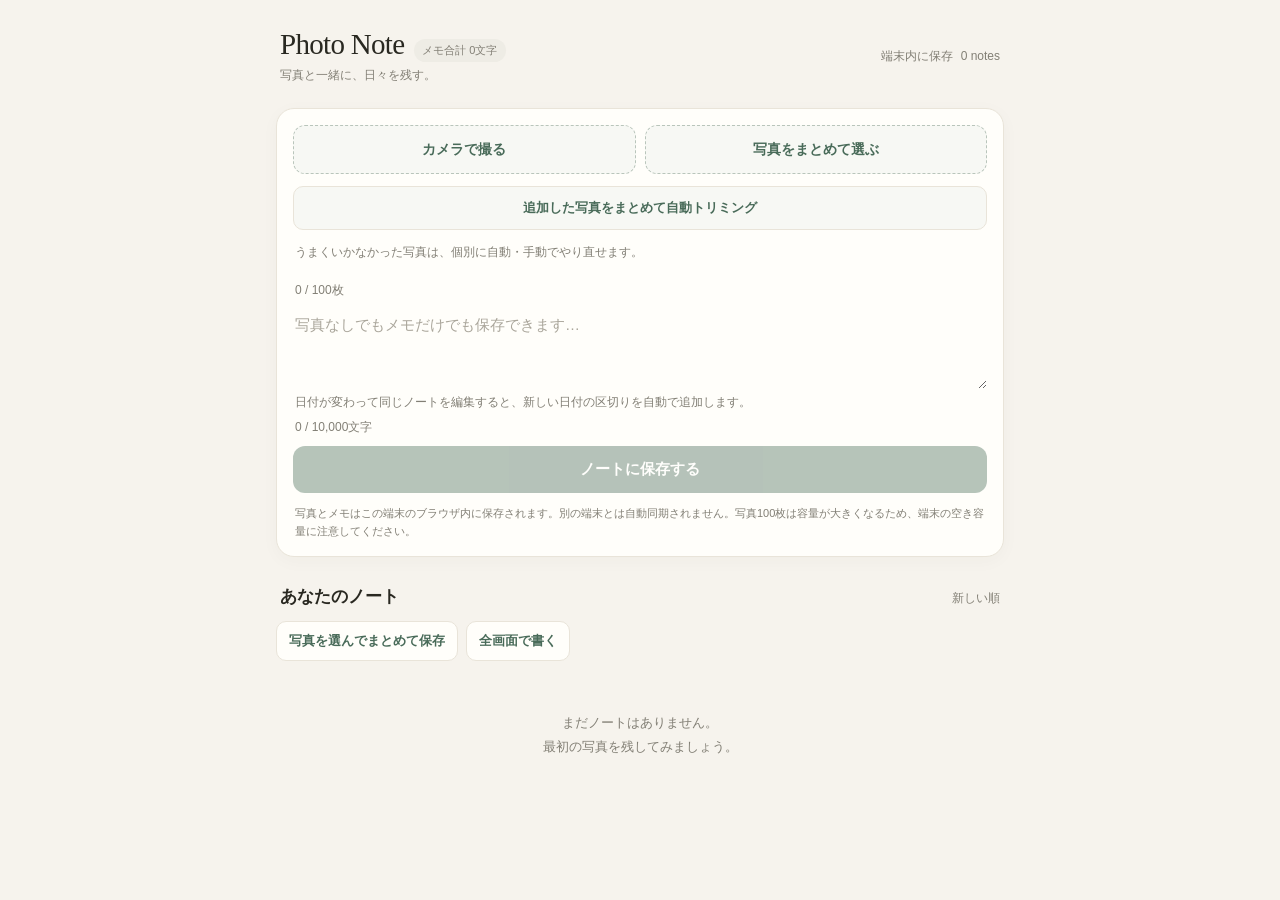
<file: photo-note-compatible.html>
<!doctype html><html lang="ja"><head><meta charset="utf-8"><meta name="viewport" content="width=device-width,initial-scale=1,viewport-fit=cover"><meta name="theme-color" content="#f6f3ed"><link rel="apple-touch-icon" sizes="180x180" href="apple-touch-icon.png"><link rel="icon" type="image/png" sizes="192x192" href="icon-192.png"><link rel="manifest" href="manifest.webmanifest"><link rel="stylesheet" href="./compat.css"><title>Photo Note</title>
<style>
:root{--bg:#f6f3ed;--paper:#fffefa;--ink:#292821;--muted:#827f75;--line:#e9e4d9;--accent:#496b59}*{box-sizing:border-box}body{margin:0;background:var(--bg);color:var(--ink);font-family:-apple-system,BlinkMacSystemFont,"Hiragino Kaku Gothic ProN","Yu Gothic",sans-serif}header{max-width:760px;margin:auto;padding:28px 20px 12px;display:flex;align-items:center;justify-content:space-between}h1{font-family:Georgia,serif;font-size:29px;font-weight:500;margin:0;letter-spacing:-.7px}.brand-row{display:flex;align-items:baseline;gap:10px;flex-wrap:wrap}.total-chars{font:11px -apple-system,BlinkMacSystemFont,sans-serif;letter-spacing:0;color:var(--muted);background:#eeece5;border-radius:20px;padding:4px 8px}.nav-back{position:absolute;top:max(14px,env(safe-area-inset-top));left:14px;z-index:55;display:flex;align-items:center;gap:8px;border:1px solid #ffffffaa;border-radius:26px;background:#101010ee;color:#fff;padding:12px 17px;font-size:15px;font-weight:700;box-shadow:0 3px 16px #0007;min-height:46px}.nav-back:active{transform:scale(.97)}.note-char-count{font-size:11px;color:var(--muted);white-space:nowrap}.sub{font-size:12px;color:var(--muted);margin-top:5px}.count{font-size:12px;color:var(--muted)}main{max-width:760px;margin:auto;padding:12px 16px 100px}.composer{background:var(--paper);border:1px solid var(--line);border-radius:18px;padding:16px;box-shadow:0 4px 18px #3c342008}.pickrow{display:grid;grid-template-columns:1fr 1fr;gap:9px}.pick{display:flex;align-items:center;justify-content:center;gap:7px;width:100%;min-height:49px;border:1.5px dashed #b9c5bb;border-radius:12px;color:var(--accent);font-weight:650;background:#f7f8f4;cursor:pointer;font-size:14px}input[type=file]{display:none}.crop-batch-tools{display:flex;flex-direction:column;gap:5px;margin-top:12px}.crop-batch-tools .tool-btn{width:100%;padding:12px;border:1px solid var(--line);border-radius:10px;background:#f7f8f4;color:var(--accent);font-weight:700}.photo-grid{display:grid;grid-template-columns:repeat(3,minmax(0,1fr));gap:8px;margin-top:12px}.photo-cell{position:relative;aspect-ratio:1;border-radius:10px;overflow:hidden;background:#f0eee8}.photo-cell img{width:100%;height:100%;object-fit:cover;display:block;cursor:zoom-in}.remove-photo{position:absolute;top:4px;right:4px;border:0;border-radius:50%;width:26px;height:26px;background:#222b;color:white;font-size:18px;line-height:1}.photo-count{font-size:12px;color:var(--muted);margin:9px 2px 0}textarea{width:100%;resize:vertical;min-height:90px;border:0;outline:0;background:transparent;font:15px/1.7 -apple-system,BlinkMacSystemFont,sans-serif;padding:13px 2px 4px;color:var(--ink)}textarea::placeholder{color:#aaa69b}.save{width:100%;border:0;border-radius:12px;background:var(--accent);color:white;font-size:15px;font-weight:650;padding:14px;cursor:pointer}.save:disabled{opacity:.4;cursor:not-allowed}.editor-tools{display:flex;justify-content:space-between;align-items:center;gap:10px;margin:0 2px 10px}.char-count{font-size:12px;color:var(--muted);font-variant-numeric:tabular-nums}.cancel{border:1px solid var(--line);border-radius:10px;background:transparent;color:var(--muted);padding:10px 14px;cursor:pointer}.note-actions{display:flex;gap:14px;flex-wrap:wrap}.edit,.delete{border:0;background:none;color:var(--accent);font-size:12px;padding:9px 0 0;cursor:pointer}.delete{color:#a19c90}.section{display:flex;justify-content:space-between;align-items:baseline;margin:28px 4px 13px}.section h2{font-size:17px;font-weight:650;margin:0}.section span{font-size:12px;color:var(--muted)}.notes{display:grid;grid-template-columns:repeat(2,minmax(0,1fr));gap:13px}.note{background:var(--paper);border:1px solid var(--line);border-radius:15px;overflow:hidden;box-shadow:0 3px 12px #3c342007}.cover{width:100%;aspect-ratio:4/3;object-fit:cover;display:block;background:#eee;cursor:zoom-in}.thumb-strip{display:flex;gap:5px;padding:7px 9px 0;overflow:hidden}.thumb-strip img{width:42px;height:42px;object-fit:cover;border-radius:6px;flex:0 0 auto;cursor:zoom-in}.note-body{padding:11px 12px 12px}.date{font-size:11px;color:var(--muted);margin-bottom:6px}.note-text{font-size:13px;line-height:1.6;white-space:pre-wrap;overflow-wrap:anywhere}.empty{grid-column:1/-1;text-align:center;color:var(--muted);padding:36px 12px;font-size:13px;line-height:1.8}.hint,.photo-tip{font-size:11px;color:var(--muted);line-height:1.6;margin:12px 2px 0}.toast{position:fixed;bottom:22px;left:50%;transform:translateX(-50%);background:#292821;color:#fff;padding:11px 16px;border-radius:30px;font-size:13px;opacity:0;pointer-events:none;transition:.2s;z-index:50}.toast.show{opacity:1}.photo-viewer{position:fixed;inset:0;z-index:40;background:rgba(18,18,16,.97);display:none;align-items:center;justify-content:center;padding:18px}.photo-viewer.open{display:flex}.photo-viewer img{max-width:100%;max-height:100%;object-fit:contain;touch-action:none;transform-origin:center center;will-change:transform;user-select:none;-webkit-user-drag:none}.zoom-tools{position:absolute;top:max(70px,calc(env(safe-area-inset-top) + 62px));right:18px;display:flex;gap:7px}.zoom-tools button{width:38px;height:38px;border:1px solid #ffffff66;border-radius:50%;background:#222;color:#fff;font-size:20px}.viewer-close,.viewer-prev,.viewer-next{position:absolute;border:1px solid #ffffff55;border-radius:50%;background:#222;color:white;cursor:pointer}.viewer-close{top:max(18px,env(safe-area-inset-top));right:18px;width:42px;height:42px;font-size:25px}.viewer-prev,.viewer-next{top:50%;width:42px;height:42px;font-size:24px;transform:translateY(-50%)}.viewer-prev{left:12px}.viewer-next{right:12px}.viewer-index{position:absolute;bottom:max(18px,env(safe-area-inset-bottom));color:#fff;font-size:12px}.camera-note{font-size:11px;color:var(--muted);line-height:1.6;margin:9px 2px 0}.camera-modal{position:fixed;inset:0;z-index:60;background:#111;display:none;flex-direction:column;padding:env(safe-area-inset-top) 14px env(safe-area-inset-bottom)}.camera-modal.open{display:flex}.camera-top{height:54px;display:flex;align-items:center;justify-content:space-between;color:white}.camera-top button,.camera-bottom button{border:1px solid #ffffff55;background:#292929;color:white;border-radius:24px;padding:10px 15px;font-size:14px}.camera-stage{flex:1;display:flex;align-items:center;justify-content:center;min-height:0;overflow:hidden}.camera-stage video{width:100%;max-height:100%;object-fit:contain;border-radius:12px;background:#222;transform-origin:center center}.camera-zoom{display:flex;align-items:center;gap:12px;padding:7px 8px 12px;color:#fff;font-size:13px}.camera-zoom input{flex:1;min-width:0;accent-color:#fff}.camera-zoom-value{width:42px;text-align:right;font-variant-numeric:tabular-nums}.camera-bottom{height:104px;display:flex;align-items:center;justify-content:space-around;gap:10px}.shutter{width:68px;height:68px;border:5px solid white!important;border-radius:50%!important;padding:0!important;background:#fff!important;box-shadow:inset 0 0 0 3px #333}.camera-status{color:#ddd;font-size:12px;text-align:center;padding:6px}.move-photo{position:absolute;top:4px;left:4px;border:0;border-radius:7px;background:#222b;color:white;padding:4px 7px;font-size:12px}.story-modal{position:fixed;inset:0;z-index:70;display:none;background:#111;color:#fff;overflow:hidden}.story-modal.open{display:block}.story-backdrop,.story-blur{position:absolute;inset:-18px;background-position:center;background-size:cover;transition:filter .12s linear}.story-backdrop{filter:brightness(.78)}.story-blur{background:rgba(8,9,9,.08);backdrop-filter:blur(0px);-webkit-backdrop-filter:blur(0px)}.story-top{position:absolute;z-index:4;top:0;left:0;right:0;padding:max(14px,env(safe-area-inset-top)) 16px 12px;display:flex;align-items:center;justify-content:space-between;background:linear-gradient(#0008,transparent);pointer-events:none}.story-top button{pointer-events:auto;border:1px solid #ffffff66;border-radius:22px;background:#1118;color:white;padding:9px 13px;font-size:13px}.story-count{font-size:12px;color:#fff;text-shadow:0 1px 6px #000}.story-scroll{position:absolute;inset:0;overflow-y:auto;overscroll-behavior:contain;z-index:2;scrollbar-width:none}.story-scroll::-webkit-scrollbar{display:none}.story-hero{height:78vh;min-height:480px;display:flex;align-items:flex-end;padding:0 22px 105px}.story-hero-inner{max-width:680px;text-shadow:0 2px 16px #0009}.story-kicker{font-size:11px;letter-spacing:.18em;text-transform:uppercase;color:#ffffffc9;margin-bottom:10px}.story-title{font-family:Georgia,serif;font-size:clamp(30px,8vw,54px);line-height:1.16;font-weight:500;letter-spacing:-.04em;margin:0}.story-hint{font-size:12px;color:#ffffffd0;margin-top:14px}.story-sheet{position:relative;min-height:65vh;margin-top:-54px;padding:30px 24px calc(60px + env(safe-area-inset-bottom));background:rgba(248,246,240,.88);color:#292821;border-radius:28px 28px 0 0;box-shadow:0 -15px 50px #0002;backdrop-filter:blur(18px);-webkit-backdrop-filter:blur(18px)}.story-sheet:before{content:'';display:block;width:38px;height:4px;border-radius:9px;background:#aaa69b66;margin:-13px auto 26px}.story-date{font-size:11px;letter-spacing:.06em;color:#827f75;margin-bottom:22px}.story-memo{font-family:Georgia,serif;font-size:17px;line-height:2.05;white-space:pre-wrap;overflow-wrap:anywhere;max-width:680px;margin:0 auto}.story-empty{color:#827f75;font-size:14px}.story-photos{display:flex;gap:9px;overflow-x:auto;margin:28px -5px 0;padding:4px 5px 12px}.story-photos img{width:76px;height:76px;object-fit:cover;border-radius:10px;flex:0 0 auto;border:2px solid transparent}.story-photos img.active{border-color:#496b59}.story-end{font-size:11px;color:#827f75;text-align:center;margin-top:34px;letter-spacing:.08em}
@media(min-width:620px){.notes{grid-template-columns:repeat(3,minmax(0,1fr))}}
@media (orientation: landscape) and (max-height: 600px){
  .camera-modal{padding:env(safe-area-inset-top) max(12px,env(safe-area-inset-right)) env(safe-area-inset-bottom) max(12px,env(safe-area-inset-left))}
  .camera-top{height:44px;flex:0 0 44px}
  .camera-stage{min-width:0;flex:1}
  .camera-stage video{width:auto;height:100%;max-width:100%;max-height:100%;object-fit:contain}
  .camera-zoom{flex:0 0 auto;padding:4px 8px 6px}
  .camera-bottom{height:66px;flex:0 0 66px}
  .shutter{width:54px;height:54px}
  .camera-status{padding:2px;font-size:11px}
}
@media (orientation: landscape) and (min-height: 601px){
  .camera-stage video{max-height:calc(100vh - 230px)}
}

/* Photo Note update */
.selection-toolbar{display:flex;gap:8px;align-items:center;flex-wrap:wrap;margin:0 0 14px}.tool-btn{border:1px solid var(--line);background:var(--paper);color:var(--accent);border-radius:10px;padding:10px 12px;font-size:13px;font-weight:650}.note-text{display:none}.note{position:relative}.select-overlay{position:absolute;top:8px;left:8px;z-index:3;background:#fff;border-radius:9px;padding:5px 8px;box-shadow:0 2px 8px #0003;font-size:12px}.select-overlay input{display:inline-block;width:18px;height:18px;vertical-align:middle}.photo-select-modal{position:fixed;inset:0;z-index:90;background:#f6f3ed;display:none;flex-direction:column;padding:env(safe-area-inset-top) 14px env(safe-area-inset-bottom)}.photo-select-modal.open{display:flex}.select-head{display:flex;align-items:center;justify-content:space-between;padding:12px 0}.select-head strong{font-size:17px}.select-grid{display:grid;grid-template-columns:repeat(3,minmax(0,1fr));gap:7px;overflow:auto;padding-bottom:12px}.select-item{position:relative;aspect-ratio:1}.select-item img{width:100%;height:100%;object-fit:cover;border-radius:9px}.select-item input{position:absolute;top:6px;left:6px;width:23px;height:23px;accent-color:var(--accent)}.select-actions{display:flex;gap:8px;padding:10px 0}.select-actions button{flex:1}.composer.full-editor{position:fixed;inset:0;z-index:80;border-radius:0;overflow:auto;padding:calc(env(safe-area-inset-top) + 16px) 16px calc(env(safe-area-inset-bottom) + 18px);margin:0}.composer.full-editor textarea{min-height:42vh;font-size:17px}.editor-full-btn{border:1px solid var(--line);background:transparent;border-radius:10px;padding:8px 11px;color:var(--accent)}.undo-toast{position:fixed;bottom:22px;left:50%;transform:translateX(-50%);z-index:100;background:#292821;color:#fff;border-radius:28px;padding:9px 12px;display:none;align-items:center;gap:12px;font-size:13px;white-space:nowrap}.undo-toast.show{display:flex}.undo-toast button{border:0;background:#fff;color:#292821;border-radius:18px;padding:7px 12px;font-weight:700}

.crop-modal{position:fixed;inset:0;z-index:120;background:#171714f5;display:none;flex-direction:column;align-items:center;justify-content:center;padding:calc(env(safe-area-inset-top) + 14px) 14px calc(env(safe-area-inset-bottom) + 14px);color:#fff}
.crop-modal.open{display:flex}.crop-title{font-size:18px;font-weight:700;margin:4px 0 8px}.crop-help{font-size:12px;color:#ddd;text-align:center;line-height:1.6;margin-bottom:12px}.crop-stage{width:100%;height:min(62vh,620px);display:flex;align-items:center;justify-content:center;overflow:hidden}.crop-canvas{max-width:100%;max-height:100%;touch-action:none;background:#333;border-radius:8px;user-select:none;-webkit-user-select:none}.crop-actions{display:flex;gap:8px;width:100%;max-width:560px;margin-top:14px;flex-wrap:wrap}.crop-actions button{flex:1;min-width:105px;border:1px solid #ffffff66;border-radius:12px;padding:13px 9px;background:#333;color:#fff;font-weight:650}.crop-actions .crop-primary{background:#496b59;border-color:#496b59}.crop-actions .crop-danger{background:#fff;color:#292821}.photo-edit-tools{position:absolute;left:4px;right:4px;bottom:4px;display:flex;gap:4px;justify-content:center}.photo-edit-tools button{border:0;border-radius:8px;background:#222d;color:#fff;padding:6px 7px;font-size:10px;font-weight:650}

.pin-row{display:flex;justify-content:flex-end;margin:0 0 7px}
.pin-btn{border:1px solid var(--line);background:#fffaf0;color:#79602b;border-radius:999px;padding:6px 11px;font-size:12px;font-weight:700}
.pin-btn.is-pinned{background:#f2e5bd;border-color:#c6a85b;color:#604916}
.note.pinned{border:1.5px solid #c6a85b;box-shadow:0 3px 14px #b89b4a22}
.day-counts{display:flex;flex-wrap:wrap;gap:5px;margin:8px 0 10px}
.day-count{font-size:11px;color:#655b43;background:#f4f0e5;border-radius:7px;padding:4px 7px}
.note-text .day-segment{display:block;background:#f6f3e9;border-left:3px solid #c6b98e;border-radius:4px;padding:7px 9px;margin:6px 0;white-space:pre-wrap;overflow-wrap:anywhere}
.note-text .day-segment:first-child{background:#f1f5f1;border-left-color:#91aa96}
.day-heading{font-size:11px;font-weight:700;color:#746b56;margin-bottom:4px}
.editor-day-hint{font-size:12px;color:var(--muted);margin:0 2px 8px;line-height:1.5}

.crop-done-badge{position:absolute;left:5px;bottom:39px;z-index:3;background:#16834a;color:#fff;border-radius:7px;padding:4px 6px;font-size:10px;font-weight:800;box-shadow:0 1px 5px #0005}.crop-undo-btn{background:#fff!important;color:#185bce!important;border:1px solid #8bb5ff!important;font-size:10px!important}

/* First-line memo title overlay on the photo thumbnail */
.note{position:relative;overflow:hidden}
.note-title-overlay{position:absolute;left:0;right:0;top:0;z-index:2;padding:10px 12px 24px;color:#fff;font-size:15px;font-weight:750;line-height:1.35;letter-spacing:.01em;text-shadow:0 1px 3px rgba(0,0,0,.7);background:linear-gradient(180deg,rgba(0,0,0,.62),rgba(0,0,0,0));pointer-events:none;display:-webkit-box;-webkit-box-orient:vertical;-webkit-line-clamp:2;overflow:hidden}
</style></head><body>
<header><div><div class="brand-row"><h1>Photo Note</h1><span class="total-chars" id="totalChars">メモ合計 0文字</span></div><div class="sub">写真と一緒に、日々を残す。</div></div><div style="display:flex;align-items:center;gap:8px"><span class="count">端末内に保存</span><div class="count" id="count">0 notes</div></div></header><main>
<section class="composer"><div class="pickrow"><button class="pick" id="openCamera" type="button">カメラで撮る</button><label class="pick" for="galleryPhotos">写真をまとめて選ぶ</label></div><input id="galleryPhotos" type="file" accept="image/*" multiple>
<div class="crop-batch-tools"><button class="tool-btn" id="autoCropAll" type="button">追加した写真をまとめて自動トリミング</button><span id="cropBatchStatus" class="photo-count">うまくいかなかった写真は、個別に自動・手動でやり直せます。</span></div><div class="photo-grid" id="draftGrid"></div><div class="photo-count" id="photoCount">写真は最大100枚まで追加できます</div><textarea id="memo" maxlength="10000" placeholder="写真なしでもメモだけでも保存できます…"></textarea><div class="editor-day-hint">日付が変わって同じノートを編集すると、新しい日付の区切りを自動で追加します。</div><div class="editor-tools"><span class="char-count" id="charCount">0 / 10,000文字</span><button class="editor-full-btn" id="closeFullEditor" type="button" style="display:none">全画面を閉じる</button><button class="cancel" id="cancel" type="button" style="display:none">編集をやめる</button></div><button class="save" id="save" disabled>ノートに保存する</button><div class="hint">写真とメモはこの端末のブラウザ内に保存されます。別の端末とは自動同期されません。写真100枚は容量が大きくなるため、端末の空き容量に注意してください。</div></section>
<div class="section"><h2>あなたのノート</h2><span>新しい順</span></div><div class="selection-toolbar"><button class="tool-btn" id="choosePhotos" type="button">写真を選んでまとめて保存</button><button class="tool-btn" id="fullEditor" type="button">全画面で書く</button></div><section class="notes" id="notes"><div class="empty">まだノートはありません。<br>最初の写真を残してみましょう。</div></section></main>
<div class="camera-modal" id="cameraModal" role="dialog" aria-modal="true" aria-label="Photo Noteカメラ"><div class="camera-top"><button id="cameraClose" type="button">閉じる</button><span id="cameraMode">背面カメラ</span><button id="cameraSwitch" type="button">カメラ切替</button></div><div class="camera-stage"><video id="cameraVideo" autoplay muted playsinline></video></div><div class="camera-zoom"><span>−</span><input id="cameraZoom" type="range" min="1" max="3" step="0.1" value="1" aria-label="カメラズーム"><span>＋</span><span class="camera-zoom-value" id="cameraZoomValue">1.0×</span></div><div class="camera-status" id="cameraStatus">カメラを準備しています</div><div class="camera-bottom"><button id="cameraFlash" type="button" disabled>フラッシュは端末依存</button><button class="shutter" id="cameraCapture" type="button" aria-label="撮影"></button><button id="cameraDone" type="button">完了</button></div></div><div class="photo-viewer" id="photoViewer" role="dialog" aria-modal="true" aria-label="写真の拡大表示"><button class="nav-back" id="viewerBack" type="button" aria-label="一覧画面に戻る">← <span>一覧へ</span></button><button class="viewer-prev" id="viewerPrev" type="button">‹</button><img id="viewerImage" alt="拡大した写真"><div class="zoom-tools"><button id="viewerCrop" type="button" aria-label="この写真をトリミング">✂</button><button id="zoomOut" type="button" aria-label="縮小">−</button><button id="zoomReset" type="button" aria-label="倍率を戻す">↺</button><button id="zoomIn" type="button" aria-label="拡大">＋</button></div><button class="viewer-next" id="viewerNext" type="button">›</button><div class="viewer-index" id="viewerIndex"></div></div><div class="story-modal" id="storyModal" role="dialog" aria-modal="true" aria-label="ストーリーモード"><div class="story-backdrop" id="storyBackdrop"></div><div class="story-blur" id="storyBlur"></div><div class="story-top"><button id="storyClose" type="button" aria-label="一覧画面に戻る">← <span>一覧へ</span></button><span class="story-count" id="storyCount"></span><button id="storyTop" type="button">写真に戻る ↑</button></div><div class="story-scroll" id="storyScroll"><section class="story-hero"><div class="story-hero-inner"><div class="story-kicker">A MOMENT TO REMEMBER</div><h2 class="story-title" id="storyTitle">その日の記録</h2><div class="story-hint">スクロールして、記憶をたどる</div></div></section><section class="story-sheet"><div class="story-date" id="storyDate"></div><div class="story-memo" id="storyMemo"></div><div class="story-photos" id="storyPhotos"></div><div class="story-end">— PHOTO NOTE —</div></section></div></div><div class="photo-select-modal" id="photoSelectModal"><div class="select-head"><strong>保存する写真を選択</strong><button class="cancel" id="closePhotoSelect" type="button">閉じる</button></div><div class="select-grid" id="selectGrid"></div><div class="select-actions"><button class="tool-btn" id="selectAllPhotos" type="button">すべて選択</button><button class="save" id="shareSelectedPhotos" type="button">選んだ写真を共有</button></div><div class="hint">iPhoneの共有画面が開いたら「画像を保存」を選んでください。</div></div><div class="undo-toast" id="undoToast"><span id="undoMessage">削除しました</span><button id="undoDelete" type="button">元に戻す</button></div><div class="crop-modal" id="cropModal" role="dialog" aria-modal="true" aria-label="写真のトリミング"><div class="crop-title" id="cropTitle">写真をトリミング</div><div class="crop-help" id="cropHelp">枠の四隅・辺をドラッグして範囲を調整できます。枠の内側を動かすと位置を移動できます。</div><div class="crop-stage"><canvas id="cropCanvas" class="crop-canvas"></canvas></div><div class="crop-actions"><button id="autoCrop" type="button">自動トリミング</button><button id="manualCrop" type="button">手動で範囲を選ぶ</button><button id="cancelCrop" type="button">キャンセル</button><button id="applyCrop" class="crop-primary" type="button">この切り抜きを使う</button></div></div><div class="toast" id="toast"></div>
<script>
const DB='photo-note-db',STORE='notes';let db,draft=[],draftOriginals=[],editingId=null,viewerImages=[],viewerAt=0,cameraStream=null,cameraFacing='environment',cameraZoom=1,nativeZoom=false,cameraZoomMin=1,cameraZoomMax=3;const $=id=>document.getElementById(id);
async function stopCamera(){if(cameraStream){cameraStream.getTracks().forEach(t=>t.stop());cameraStream=null}$('cameraVideo').srcObject=null}
async function configureCameraZoom(){cameraZoom=1;nativeZoom=false;cameraZoomMin=1;cameraZoomMax=3;const track=cameraStream?.getVideoTracks?.()[0];try{const caps=track?.getCapabilities?.();if(caps?.zoom){nativeZoom=true;cameraZoomMin=caps.zoom.min||1;cameraZoomMax=Math.min(caps.zoom.max||3,8)}}catch(e){}const slider=$('cameraZoom');slider.min=String(cameraZoomMin);slider.max=String(cameraZoomMax);slider.step=nativeZoom?String(track.getCapabilities().zoom.step||0.1):'0.1';slider.value='1';$('cameraZoomValue').textContent='1.0×';$('cameraVideo').style.transform='scale(1)';}
async function setCameraZoom(value){cameraZoom=Math.max(cameraZoomMin,Math.min(cameraZoomMax,Number(value)||1));$('cameraZoom').value=String(cameraZoom);$('cameraZoomValue').textContent=cameraZoom.toFixed(1)+'×';const video=$('cameraVideo');if(nativeZoom){const track=cameraStream?.getVideoTracks?.()[0];try{await track.applyConstraints({advanced:[{zoom:cameraZoom}]});video.style.transform='scale(1)';return}catch(e){nativeZoom=false}}video.style.transform=`scale(${cameraZoom})`;}
async function startCamera(){await stopCamera();if(!navigator.mediaDevices||!navigator.mediaDevices.getUserMedia){$('cameraStatus').textContent='このブラウザではカメラを利用できません。HTTPSのSafariで開いてください。';return}try{cameraStream=await navigator.mediaDevices.getUserMedia({audio:false,video:{facingMode:{ideal:cameraFacing},width:{ideal:1920},height:{ideal:1080}}});$('cameraVideo').srcObject=cameraStream;await $('cameraVideo').play();await configureCameraZoom();$('cameraMode').textContent=cameraFacing==='environment'?'背面カメラ':'前面カメラ';$('cameraStatus').textContent=nativeZoom?'カメラのズームを調整できます':'ズームを調整できます';}catch(err){$('cameraStatus').textContent=err.name==='NotAllowedError'?'カメラの使用が許可されていません。Safariの設定を確認してください。':'カメラを起動できませんでした。ブラウザのカメラ許可を確認してください。'}}
$('cameraZoom').addEventListener('input',e=>{setCameraZoom(e.target.value)});
$('openCamera').onclick=async()=>{if(draft.length>=100)return toast('写真は100枚までです');$('cameraModal').classList.add('open');document.body.style.overflow='hidden';await startCamera()};
$('cameraClose').onclick=async()=>{await stopCamera();$('cameraModal').classList.remove('open');document.body.style.overflow=''};
$('cameraDone').onclick=$('cameraClose').onclick;
$('cameraSwitch').onclick=async()=>{cameraFacing=cameraFacing==='environment'?'user':'environment';await startCamera()};
$('cameraCapture').onclick=async()=>{const v=$('cameraVideo');if(!cameraStream||!v.videoWidth)return toast('カメラの準備ができていません');if(draft.length>=100)return toast('写真は100枚までです');const c=document.createElement('canvas');const ctx=c.getContext('2d');if(nativeZoom||cameraZoom<=1.001){c.width=v.videoWidth;c.height=v.videoHeight;ctx.drawImage(v,0,0,c.width,c.height)}else{const sw=v.videoWidth/cameraZoom,sh=v.videoHeight/cameraZoom,sx=(v.videoWidth-sw)/2,sy=(v.videoHeight-sh)/2;c.width=Math.round(sw);c.height=Math.round(sh);ctx.drawImage(v,sx,sy,sw,sh,0,0,c.width,c.height)}draft.push(c.toDataURL('image/jpeg',.92));draftOriginals.push(null);renderDraft();updateCount();$('cameraStatus').textContent=`撮影しました（${draft.length} / 100枚）。続けて撮影できます。`};
function openDB(){return new Promise((resolve,reject)=>{const r=indexedDB.open(DB,1);r.onupgradeneeded=()=>r.result.createObjectStore(STORE,{keyPath:'id'});r.onsuccess=()=>resolve(r.result);r.onerror=()=>reject(r.error)})}
function tx(mode,fn){return new Promise((resolve,reject)=>{const t=db.transaction(STORE,mode),s=t.objectStore(STORE);let req=fn(s);t.oncomplete=()=>resolve(req?.result);t.onerror=()=>reject(t.error)})}
function toast(s){$('toast').textContent=s;$('toast').classList.add('show');setTimeout(()=>$('toast').classList.remove('show'),2200)}function updateCount(){$('charCount').textContent=Array.from($('memo').value).length.toLocaleString('ja-JP')+' / 10,000文字';$('photoCount').textContent=`${draft.length} / 100枚`;$('save').disabled=draft.length===0&&!$('memo').value.trim()}
function oldImages(n){return Array.isArray(n.images)?n.images:(n.image?[n.image]:[])}
function reset(){document.querySelector('.composer').classList.remove('full-editor');$('closeFullEditor').style.display='none';editingId=null;draft=[];draftOriginals=[];$('galleryPhotos').value='';$('memo').value='';$('save').textContent='ノートに保存する';$('cancel').style.display='none';renderDraft();updateCount()}
$('memo').addEventListener('input',updateCount);$('cancel').onclick=reset;
function openViewer(images,index=0,noteId=null){viewerImages=images;viewerAt=index;viewerNoteId=noteId;viewerIsDraft=Array.isArray(images)&&images===draft;$('viewerCrop').style.display=(viewerIsDraft||viewerNoteId!==null)?'block':'none';$('viewerBack').style.display='flex';$('viewerBack').style.visibility='visible';showViewer();$('photoViewer').classList.add('open');document.body.style.overflow='hidden'}
let viewerNoteId=null,viewerIsDraft=false,zoom=1,panX=0,panY=0;
function applyZoom(){$('viewerImage').style.transform=`translate(${panX}px,${panY}px) scale(${zoom})`}
function resetZoom(){zoom=1;panX=0;panY=0;applyZoom()}
function showViewer(){pinchStart=0;lastTouch=null;viewerSwipeStart=null;resetZoom();$('viewerImage').src=viewerImages[viewerAt];$('viewerIndex').textContent=`${viewerAt+1} / ${viewerImages.length}`;$('viewerPrev').style.display=viewerImages.length>1?'block':'none';$('viewerNext').style.display=viewerImages.length>1?'block':'none'}
function closeViewer(){resetZoom();viewerSwipeStart=null;$('photoViewer').classList.remove('open');$('viewerImage').removeAttribute('src');document.body.style.overflow=''}
$('viewerBack').onclick=closeViewer;$('photoViewer').addEventListener('click',e=>{if(e.target===$('photoViewer'))closeViewer()});
$('viewerPrev').onclick=()=>{viewerAt=(viewerAt-1+viewerImages.length)%viewerImages.length;showViewer()};$('viewerNext').onclick=()=>{viewerAt=(viewerAt+1)%viewerImages.length;showViewer()};
$('zoomIn').onclick=()=>{zoom=Math.min(5,zoom+.5);clampViewerPan();applyZoom()};$('zoomOut').onclick=()=>{zoom=Math.max(1,zoom-.5);if(zoom===1){panX=0;panY=0}else clampViewerPan();applyZoom()};$('zoomReset').onclick=resetZoom;
let pinchStart=0,pinchZoom=1,lastTouch=null;const viewerImg=$('viewerImage');
function clampViewerPan(){const box=$('photoViewer').getBoundingClientRect(),baseW=viewerImg.clientWidth,baseH=viewerImg.clientHeight;const maxX=Math.max(0,(baseW*zoom-box.width)/2),maxY=Math.max(0,(baseH*zoom-box.height)/2);panX=Math.max(-maxX,Math.min(maxX,panX));panY=Math.max(-maxY,Math.min(maxY,panY))}
viewerImg.addEventListener('touchstart',e=>{if(e.touches.length===2){pinchStart=Math.hypot(e.touches[0].clientX-e.touches[1].clientX,e.touches[0].clientY-e.touches[1].clientY);pinchZoom=zoom;lastTouch=null}else if(e.touches.length===1&&zoom>1){lastTouch={x:e.touches[0].clientX,y:e.touches[0].clientY}}},{passive:false});
viewerImg.addEventListener('touchmove',e=>{if(e.touches.length===2&&pinchStart){e.preventDefault();const d=Math.hypot(e.touches[0].clientX-e.touches[1].clientX,e.touches[0].clientY-e.touches[1].clientY);zoom=Math.max(1,Math.min(5,pinchZoom*d/pinchStart));if(zoom===1){panX=0;panY=0}clampViewerPan();applyZoom()}else if(e.touches.length===1&&lastTouch&&zoom>1){e.preventDefault();panX+=e.touches[0].clientX-lastTouch.x;panY+=e.touches[0].clientY-lastTouch.y;lastTouch={x:e.touches[0].clientX,y:e.touches[0].clientY};clampViewerPan();applyZoom()}},{passive:false});
viewerImg.addEventListener('touchend',()=>{pinchStart=0;lastTouch=null});viewerImg.addEventListener('dblclick',()=>{zoom=zoom===1?2:1;if(zoom===1){panX=0;panY=0}else clampViewerPan();applyZoom()});
let viewerSwipeStart=null;const viewerSurface=$('photoViewer');viewerSurface.addEventListener('touchstart',e=>{if(e.touches.length===1&&zoom===1){viewerSwipeStart={x:e.touches[0].clientX,y:e.touches[0].clientY,time:Date.now()}}else viewerSwipeStart=null},{passive:true});viewerSurface.addEventListener('touchend',e=>{if(!viewerSwipeStart||zoom!==1||!e.changedTouches.length)return;const dx=e.changedTouches[0].clientX-viewerSwipeStart.x,dy=e.changedTouches[0].clientY-viewerSwipeStart.y,dt=Date.now()-viewerSwipeStart.time;viewerSwipeStart=null;if(Math.abs(dx)>55&&Math.abs(dx)>Math.abs(dy)*1.25&&dt<700&&viewerImages.length>1){viewerAt=(viewerAt+(dx<0?1:-1)+viewerImages.length)%viewerImages.length;showViewer()}},{passive:true});
async function openViewerCrop(){try{let source;if(viewerIsDraft){cropTarget='draft';cropTargetIndex=viewerAt;cropIndex=viewerAt;source=draft[viewerAt]}else{const note=await tx('readonly',st=>st.get(viewerNoteId));if(!note)return toast('ノートを読み込めませんでした');const imgs=oldImages(note);source=imgs[viewerAt];cropTarget='viewer';cropTargetNoteId=note.id;cropTargetIndex=viewerAt;cropIndex=-2}if(!source)return toast('写真が見つかりません');cropMode='manual';cropImage=new Image();cropImage.onload=()=>{cropFit();cropRect={x:.06,y:.06,w:.88,h:.88};$('cropHelp').textContent='青い枠の四隅・上下左右のハンドルをドラッグして範囲を調整できます。枠の内側を動かすと位置を移動できます。元の写真は復元用に保持します。';cropDraw();$('cropModal').classList.add('open');document.body.style.overflow='hidden'};cropImage.onerror=()=>toast('写真を開けませんでした');cropImage.src=source}catch(e){toast('写真を開けませんでした')}}
$('viewerCrop').onclick=()=>openViewerCrop();
document.addEventListener('keydown',e=>{if(e.key==='Escape')closeViewer();if(e.key==='ArrowLeft'&&viewerImages.length){viewerAt=(viewerAt-1+viewerImages.length)%viewerImages.length;showViewer()}if(e.key==='ArrowRight'&&viewerImages.length){viewerAt=(viewerAt+1)%viewerImages.length;showViewer()}});
function fileData(f){return new Promise((res,rej)=>{if(!f.type.startsWith('image/'))return rej();const r=new FileReader();r.onload=()=>res(r.result);r.onerror=rej;r.readAsDataURL(f)})}
async function addFiles(files){const room=100-draft.length;if(room<=0)return toast('写真は100枚までです');const chosen=[...files].slice(0,room);if(files.length>room)toast('追加できるのは残り'+room+'枚です');for(const f of chosen){try{draft.push(await fileData(f));draftOriginals.push(null)}catch{toast('画像を読み込めませんでした')}}renderDraft();updateCount()}
$('galleryPhotos').addEventListener('change',async e=>{await addFiles(e.target.files);e.target.value=''});
function renderDraft(){const root=$('draftGrid');root.innerHTML='';draft.forEach((src,i)=>{const cell=document.createElement('div');cell.className='photo-cell';const img=document.createElement('img');img.src=src;img.alt='追加した写真';img.onclick=()=>openViewer(draft,i);const rm=document.createElement('button');rm.className='remove-photo';rm.type='button';rm.textContent='×';rm.setAttribute('aria-label','写真を削除');rm.onclick=()=>{if(!confirm('この写真を編集画面から外しますか？'))return;if(!confirm('この変更を保存すると、この写真はノートから削除されます。本当に削除しますか？'))return;draft.splice(i,1);draftOriginals.splice(i,1);renderDraft();updateCount();toast('写真を編集画面から外しました')};const move=document.createElement('button');move.className='move-photo';move.type='button';move.textContent=i===0?'先頭':`#${i+1} ↕`;move.title='写真を前へ移動';move.onclick=()=>{if(i>0){[draft[i-1],draft[i]]=[draft[i],draft[i-1]];[draftOriginals[i-1],draftOriginals[i]]=[draftOriginals[i],draftOriginals[i-1]];renderDraft()}};const tools=document.createElement('div');tools.className='photo-edit-tools';const auto=document.createElement('button');auto.type='button';auto.textContent='自動切り抜き';auto.onclick=()=>openCrop(i,'auto');const manual=document.createElement('button');manual.type='button';manual.textContent='手動切り抜き';manual.onclick=()=>openCrop(i,'manual');tools.append(auto,manual);if(draftOriginals[i]){const badge=document.createElement('span');badge.className='crop-done-badge';badge.textContent='✓ トリミング済み';cell.append(badge);const undo=document.createElement('button');undo.type='button';undo.className='crop-undo-btn';undo.textContent='トリミング前に戻す';undo.onclick=()=>{if(!draftOriginals[i])return;draft[i]=draftOriginals[i];draftOriginals[i]=null;renderDraft();updateCount();toast('トリミング前の写真に戻しました')};tools.append(undo)}cell.append(img,rm,move,tools);root.append(cell)})}

// Crop editor: manual selection works by dragging a rectangle; auto finds the largest bright document/screen region.
let cropIndex=-1,cropImage=null,cropRect=null,cropMode='manual',cropDisplay={x:0,y:0,w:0,h:0},cropDragging=false,cropStart=null;
let cropTarget='draft',cropTargetNoteId=null,cropTargetIndex=-1;
const cropCanvas=$('cropCanvas'),cropCtx=cropCanvas.getContext('2d');
function cropDraw(){
 if(!cropImage)return;
 const W=cropCanvas.width,H=cropCanvas.height;
 cropCtx.clearRect(0,0,W,H);cropCtx.drawImage(cropImage,0,0,W,H);
 if(!cropRect)return;
 const x=cropRect.x*W,y=cropRect.y*H,w=cropRect.w*W,h=cropRect.h*H;
 cropCtx.fillStyle='rgba(0,0,0,.48)';
 cropCtx.fillRect(0,0,W,y);cropCtx.fillRect(0,y+h,W,H-y-h);cropCtx.fillRect(0,y,x,h);cropCtx.fillRect(x+w,y,W-x-w,h);
 cropCtx.strokeStyle='#fff';cropCtx.lineWidth=Math.max(2,W/420);cropCtx.strokeRect(x,y,w,h);
 cropCtx.strokeStyle='#1684ff';cropCtx.lineWidth=Math.max(3,W/420);cropCtx.strokeRect(x,y,w,h);
 const hs=Math.max(22,Math.min(30,W/14));
 const pts=[[x,y],[x+w/2,y],[x+w,y],[x+w,y+h/2],[x+w,y+h],[x+w/2,y+h],[x,y+h],[x,y+h/2]];
 pts.forEach(([px,py])=>{cropCtx.fillStyle='#1684ff';cropCtx.strokeStyle='#fff';cropCtx.lineWidth=2.5;cropCtx.beginPath();cropCtx.roundRect(px-hs/2,py-hs/2,hs,hs,Math.max(2,hs*.18));cropCtx.fill();cropCtx.stroke()});
}
function cropFit(){const maxW=Math.max(280,Math.min(window.innerWidth-28,650)),maxH=Math.max(240,Math.min(window.innerHeight*.58,650)),scale=Math.min(maxW/cropImage.naturalWidth,maxH/cropImage.naturalHeight);cropCanvas.width=Math.max(1,Math.round(cropImage.naturalWidth*scale));cropCanvas.height=Math.max(1,Math.round(cropImage.naturalHeight*scale));cropDisplay={x:0,y:0,w:cropCanvas.width,h:cropCanvas.height};cropDraw()}
function autoDetectCrop(img){
 const w=180,h=Math.max(80,Math.round(180*img.naturalHeight/img.naturalWidth));
 const c=document.createElement('canvas');c.width=w;c.height=h;const ctx=c.getContext('2d',{willReadFrequently:true});ctx.drawImage(img,0,0,w,h);
 const data=ctx.getImageData(0,0,w,h).data,mask=new Uint8Array(w*h),seen=new Uint8Array(w*h);
 for(let i=0;i<w*h;i++){const r=data[i*4],g=data[i*4+1],b=data[i*4+2],v=.299*r+.587*g+.114*b,hi=Math.max(r,g,b),lo=Math.min(r,g,b),sat=hi?(hi-lo)/hi:0;mask[i]=(v>158&&sat<.58)?1:0}
 let best=null;
 for(let i=0;i<w*h;i++){
  if(!mask[i]||seen[i])continue;
  const q=[i];seen[i]=1;let head=0,minX=w,maxX=0,minY=h,maxY=0,count=0;
  while(head<q.length){const z=q[head++],xx=z%w,yy=(z/w)|0;count++;if(xx<minX)minX=xx;if(xx>maxX)maxX=xx;if(yy<minY)minY=yy;if(yy>maxY)maxY=yy;
   for(let dy=-1;dy<=1;dy++)for(let dx=-1;dx<=1;dx++){const nx=xx+dx,ny=yy+dy;if(nx<0||ny<0||nx>=w||ny>=h)continue;const ni=ny*w+nx;if(mask[ni]&&!seen[ni]){seen[ni]=1;q.push(ni)}}
  }
  const bw=maxX-minX+1,bh=maxY-minY+1,box=bw*bh,ratio=bw/bh;
  if(count<Math.max(45,w*h*.004)||bw<w*.22||bh<h*.055||box>w*h*.78||ratio<.38||ratio>4.8)continue;
  const fill=count/box,score=count+box*.28+(fill>.45?box*.18:0);
  if(!best||score>best.score)best={minX,maxX,minY,maxY,score};
 }
 if(!best)return null;
 const px=Math.max(2,Math.round((best.maxX-best.minX+1)*.025)),py=Math.max(2,Math.round((best.maxY-best.minY+1)*.035));
 const x=Math.max(0,best.minX-px),y=Math.max(0,best.minY-py),right=Math.min(w,best.maxX+1+px),bottom=Math.min(h,best.maxY+1+py);
 return{x:x/w,y:y/h,w:(right-x)/w,h:(bottom-y)/h};
}
function openCrop(i,mode){cropTarget='draft';cropTargetNoteId=null;cropTargetIndex=i;cropIndex=i;cropMode=mode;cropImage=new Image();cropImage.onload=()=>{cropFit();cropRect={x:.06,y:.06,w:.88,h:.88};if(mode==='auto'){const found=autoDetectCrop(cropImage);if(found){cropRect=found;$('cropHelp').textContent='自動検出した範囲です。四隅や辺を動かして調整できます。枠の内側を動かすと位置を変えられます。'}else{$('cropHelp').textContent='自動検出できませんでした。枠を指で調整して切り抜いてください。'}}else{$('cropHelp').textContent='青い四隅を指で押したまま斜めに動かすと範囲が広がったり狭まったりします。辺の中央もドラッグできます。枠の内側は範囲全体を移動します。'}cropDraw();$('cropModal').classList.add('open');document.body.style.overflow='hidden'};cropImage.onerror=()=>toast('写真を開けませんでした');cropImage.src=draft[i]}
function canvasPoint(clientX,clientY){
 const r=cropCanvas.getBoundingClientRect();
 if(!r.width||!r.height)return{x:0,y:0};
 return{x:Math.max(0,Math.min(1,(clientX-r.left)/r.width)),y:Math.max(0,Math.min(1,(clientY-r.top)/r.height))};
}
let cropDragMode='move',cropHandle='se',cropOrigin=null,cropActive=false;
cropCanvas.style.touchAction='none';
cropCanvas.style.webkitUserSelect='none';
cropCanvas.style.userSelect='none';
function pickCropAction(p){
 const r=cropRect,rect=cropCanvas.getBoundingClientRect();
 const pts={nw:[r.x,r.y],n:[r.x+r.w/2,r.y],ne:[r.x+r.w,r.y],e:[r.x+r.w,r.y+r.h/2],se:[r.x+r.w,r.y+r.h],s:[r.x+r.w/2,r.y+r.h],sw:[r.x,r.y+r.h],w:[r.x,r.y+r.h/2]};
 let hit=null,best=34;
 for(const [k,v] of Object.entries(pts)){
  const dx=(p.x-v[0])*rect.width,dy=(p.y-v[1])*rect.height,d=Math.hypot(dx,dy);
  if(d<best){best=d;hit=k;}
 }
 if(hit)return{mode:'resize',handle:hit};
 if(p.x>=r.x&&p.x<=r.x+r.w&&p.y>=r.y&&p.y<=r.y+r.h)return{mode:'move'};
 return null;
}
function cropBegin(clientX,clientY,prevent){
 if(!cropImage||!cropRect)return;
 if(prevent)prevent();
 const p=canvasPoint(clientX,clientY),action=pickCropAction(p);
 if(!action)return;
 cropActive=true;cropDragMode=action.mode;cropHandle=action.handle||'se';cropOrigin={p,rect:{...cropRect}};
}
function cropMove(clientX,clientY,prevent){
 if(!cropActive||!cropOrigin)return;
 if(prevent)prevent();
 const p=canvasPoint(clientX,clientY),o=cropOrigin.rect;
 const dx=p.x-cropOrigin.p.x,dy=p.y-cropOrigin.p.y,min=.025;
 if(cropDragMode==='move'){
  cropRect={...o,x:Math.max(0,Math.min(1-o.w,o.x+dx)),y:Math.max(0,Math.min(1-o.h,o.y+dy))};
 }else{
  let l=o.x,t=o.y,r=o.x+o.w,b=o.y+o.h;const k=cropHandle;
  if(k.includes('w'))l=Math.max(0,Math.min(r-min,o.x+dx));
  if(k.includes('e'))r=Math.min(1,Math.max(l+min,o.x+o.w+dx));
  if(k.includes('n'))t=Math.max(0,Math.min(b-min,o.y+dy));
  if(k.includes('s'))b=Math.min(1,Math.max(t+min,o.y+o.h+dy));
  cropRect={x:l,y:t,w:r-l,h:b-t};
 }
 cropDraw();
}
function cropFinish(){cropActive=false;cropOrigin=null;}
// iPhone Safari touch handlers are used directly so dragging stays reliable even without Pointer Capture.
cropCanvas.addEventListener('touchstart',e=>{if(e.touches.length!==1)return;const t=e.touches[0];cropBegin(t.clientX,t.clientY,()=>e.preventDefault())},{passive:false});
cropCanvas.addEventListener('touchmove',e=>{if(!cropActive||e.touches.length!==1)return;const t=e.touches[0];cropMove(t.clientX,t.clientY,()=>e.preventDefault())},{passive:false});
cropCanvas.addEventListener('touchend',cropFinish,{passive:true});cropCanvas.addEventListener('touchcancel',cropFinish,{passive:true});
// Mouse / pointer support for desktop and browsers that provide Pointer Events.
cropCanvas.addEventListener('pointerdown',e=>{if(e.pointerType==='touch')return;cropBegin(e.clientX,e.clientY,()=>e.preventDefault());if(cropActive){try{cropCanvas.setPointerCapture(e.pointerId)}catch(_){}}});
cropCanvas.addEventListener('pointermove',e=>{if(e.pointerType==='touch')return;cropMove(e.clientX,e.clientY,()=>e.preventDefault())});
cropCanvas.addEventListener('pointerup',e=>{if(e.pointerType!=='touch')cropFinish()});cropCanvas.addEventListener('pointercancel',cropFinish);cropCanvas.addEventListener('lostpointercapture',cropFinish);
$('autoCrop').onclick=()=>{const r=autoDetectCrop(cropImage);if(!r){$('cropHelp').textContent='文字や紙面の範囲を自動検出できませんでした。手動で範囲を囲んでください。';return}cropRect=r;cropDraw();$('cropHelp').textContent='自動検出しました。枠を確認して、必要なら手動で調整してください。'};$('manualCrop').onclick=()=>{$('cropHelp').textContent='青い四隅を指で押したまま斜めに動かすと範囲が広がったり狭まったりします。辺の中央もドラッグできます。枠の内側は範囲全体を移動します。';cropRect={x:.04,y:.04,w:.92,h:.92};cropDraw()};$('cancelCrop').onclick=()=>{cropIndex=-1;cropImage=null;cropTarget='draft';cropTargetNoteId=null;cropTargetIndex=-1;$('cropModal').classList.remove('open');document.body.style.overflow=$('photoViewer').classList.contains('open')?'hidden':''};$('applyCrop').onclick=async()=>{if(!cropImage||!cropRect)return;const r=cropRect;if(r.w<.03||r.h<.03)return toast('切り抜く範囲をもう少し大きく選んでください');const sx=Math.round(r.x*cropImage.naturalWidth),sy=Math.round(r.y*cropImage.naturalHeight),sw=Math.max(1,Math.round(r.w*cropImage.naturalWidth)),sh=Math.max(1,Math.round(r.h*cropImage.naturalHeight));const out=document.createElement('canvas');out.width=sw;out.height=sh;out.getContext('2d').drawImage(cropImage,sx,sy,sw,sh,0,0,sw,sh);const cropped=out.toDataURL('image/jpeg',.94);if(cropTarget==='viewer'){try{const note=await tx('readonly',st=>st.get(cropTargetNoteId));if(!note)throw Error('missing note');const imgs=oldImages(note).slice();const originals=Array.isArray(note.imageOriginals)?note.imageOriginals.slice():imgs.map(()=>null);while(originals.length<imgs.length)originals.push(null);if(!originals[cropTargetIndex])originals[cropTargetIndex]=imgs[cropTargetIndex];imgs[cropTargetIndex]=cropped;note.images=imgs;note.image=imgs[0]||null;note.imageOriginals=originals;note.updatedAt=new Date().toISOString();await tx('readwrite',st=>st.put(note));viewerImages=imgs;showViewer();await render();toast('写真をトリミングして保存しました。元の写真も保持しています')}catch(e){toast('写真を保存できませんでした');return}}else{if(!draftOriginals[cropIndex])draftOriginals[cropIndex]=draft[cropIndex];draft[cropIndex]=cropped;renderDraft();updateCount();toast('切り抜きを反映しました。保存ボタンで確定してください')}cropIndex=-1;cropImage=null;cropTarget='draft';cropTargetNoteId=null;cropTargetIndex=-1;$('cropModal').classList.remove('open');document.body.style.overflow=$('photoViewer').classList.contains('open')?'hidden':''};

// Batch auto-crop: process each draft photo independently; failures remain untouched for individual retry.
$('autoCropAll').onclick=async()=>{if(!draft.length)return toast('先に写真を追加してください');const btn=$('autoCropAll'),status=$('cropBatchStatus');btn.disabled=true;const original= draft.slice();let done=0,failed=[];status.textContent=`0 / ${original.length}枚を処理中…`;try{for(let i=0;i<original.length;i++){try{const img=new Image();await new Promise((resolve,reject)=>{img.onload=resolve;img.onerror=reject;img.src=original[i]});const r=autoDetectCrop(img);if(!r){failed.push(i+1);continue}const sx=Math.max(0,Math.round(r.x*img.naturalWidth)),sy=Math.max(0,Math.round(r.y*img.naturalHeight)),sw=Math.min(img.naturalWidth-sx,Math.max(1,Math.round(r.w*img.naturalWidth))),sh=Math.min(img.naturalHeight-sy,Math.max(1,Math.round(r.h*img.naturalHeight)));if(sw<10||sh<10){failed.push(i+1);continue}const c=document.createElement('canvas');c.width=sw;c.height=sh;c.getContext('2d').drawImage(img,sx,sy,sw,sh,0,0,sw,sh);if(!draftOriginals[i])draftOriginals[i]=draft[i];draft[i]=c.toDataURL('image/jpeg',.94);done++}catch(e){failed.push(i+1)}status.textContent=`${i+1} / ${original.length}枚を処理中…`}renderDraft();updateCount();status.textContent=failed.length?`${done}枚成功。${failed.length}枚は未変更です（写真の「自動切り抜き」または「手動切り抜き」で個別にやり直せます）。対象：${failed.join('、')}枚目`:`${done}枚すべて自動トリミングしました。確認してから「ノートに保存する」を押してください。`;toast(`${done}枚を処理、${failed.length}枚は個別の調整が必要です`)}finally{btn.disabled=false}};

$('save').onclick=async()=>{if(!draft.length&&!$('memo').value.trim())return toast('写真かメモを入力してください');$('save').disabled=true;try{if(editingId){const n=await tx('readonly',s=>s.get(editingId));if(!n)throw Error();n.images=draft;n.image=draft[0]||null;n.imageOriginals=draftOriginals.map(v=>v||null);n.memo=$('memo').value;n.updatedAt=new Date().toISOString();await tx('readwrite',s=>s.put(n));toast('ノートを更新しました')}else{const n={id:Date.now(),images:draft,image:draft[0]||null,imageOriginals:draftOriginals.map(v=>v||null),memo:$('memo').value,date:new Date().toISOString()};await tx('readwrite',s=>s.add(n));toast('ノートに保存しました')}reset();await render()}catch(e){toast('保存できませんでした。端末の空き容量を確認してください');$('save').disabled=false}};
function dateKey(d){const x=new Date(d);return `${x.getFullYear()}-${String(x.getMonth()+1).padStart(2,'0')}-${String(x.getDate()).padStart(2,'0')}`}
const DAY_MARK=/〔記録日：(\d{4}-\d{2}-\d{2})〕/g;
function splitDayMemo(memo,fallback){const parts=[];let last=0,match,active=dateKey(fallback||new Date());DAY_MARK.lastIndex=0;while((match=DAY_MARK.exec(memo||''))){const chunk=(memo||'').slice(last,match.index).trim();if(chunk)parts.push({date:active,text:chunk});active=match[1];last=DAY_MARK.lastIndex;}const tail=(memo||'').slice(last).trim();if(tail)parts.push({date:active,text:tail});return parts.length?parts:[{date:dateKey(fallback||new Date()),text:''}]}
function beginEdit(n){editingId=n.id;draft=oldImages(n).slice();draftOriginals=Array.isArray(n.imageOriginals)?n.imageOriginals.slice():draft.map(()=>null);while(draftOriginals.length<draft.length)draftOriginals.push(null);let memo=n.memo||'';const today=dateKey(new Date());const sections=splitDayMemo(memo,n.date);const lastDate=sections[sections.length-1]?.date;if(memo.trim()&&lastDate!==today)memo+='\n\n〔記録日：'+today+'〕\n';$('memo').value=memo;$('save').textContent='変更を保存する';$('cancel').style.display='inline-block';renderDraft();updateCount();document.querySelector('.composer').scrollIntoView({behavior:'smooth',block:'start'})}
function getNoteTitle(memo){const lines=String(memo||'').split(/\r?\n/);for(const raw of lines){const line=raw.trim();if(!line||/^〔記録日：\d{4}-\d{2}-\d{2}〕$/.test(line))continue;return line.length>80?line.slice(0,80)+'…':line}return ''}
async function render(){const all=await tx('readonly',s=>s.getAll());all.sort((a,b)=>(Number(!!b.pinned)-Number(!!a.pinned))||((b.updatedAt||b.date||'').localeCompare(a.updatedAt||a.date||'')));$('count').textContent=all.length+' notes';const totalChars=all.reduce((sum,n)=>sum+Array.from(n.memo||'').length,0);$('totalChars').textContent='メモ合計 '+totalChars.toLocaleString('ja-JP')+'文字';const root=$('notes');root.innerHTML='';if(!all.length){root.innerHTML='<div class="empty">まだノートはありません。<br>最初の写真を残してみましょう。</div>';return}for(const n of all){const imgs=oldImages(n);const article=document.createElement('article');article.className='note'+(n.pinned?' pinned':'');const cover=imgs.length?document.createElement('img'):document.createElement('div');cover.className='cover';if(imgs.length){cover.src=imgs[0];cover.alt='ノートの写真';cover.onclick=()=>openViewer(imgs,0,n.id)}else{cover.style.cssText='display:flex;align-items:center;justify-content:center;color:#827f75;font-size:14px;background:#eeece5';cover.textContent='メモのみ';}const title=getNoteTitle(n.memo);if(title){const titleOverlay=document.createElement('div');titleOverlay.className='note-title-overlay';titleOverlay.textContent=title;article.append(titleOverlay)}const body=document.createElement('div');body.className='note-body';const pinRow=document.createElement('div');pinRow.className='pin-row';const pin=document.createElement('button');pin.type='button';pin.className='pin-btn'+(n.pinned?' is-pinned':'');pin.textContent=n.pinned?'ピン留め中 ★':'☆ ピン留め';pin.onclick=async()=>{n.pinned=!n.pinned;await tx('readwrite',s=>s.put(n));toast(n.pinned?'重要なノートにピン留めしました':'ピン留めを解除しました');render()};pinRow.append(pin);const date=document.createElement('div');date.className='date';date.textContent=new Date(n.updatedAt||n.date).toLocaleString('ja-JP',{year:'numeric',month:'short',day:'numeric',hour:'2-digit',minute:'2-digit'})+` ・ ${imgs.length}枚 ・ `;const chars=document.createElement('span');chars.className='note-char-count';chars.textContent=Array.from(n.memo||'').length.toLocaleString('ja-JP')+'文字（合計）';const parts=splitDayMemo(n.memo||'',n.date);const counts=document.createElement('div');counts.className='day-counts';parts.forEach((p,i)=>{const tag=document.createElement('span');tag.className='day-count';tag.textContent=`${p.date}：${Array.from(p.text).length.toLocaleString('ja-JP')}文字`;counts.append(tag)});const text=document.createElement('div');text.className='note-text';if(n.memo){parts.forEach(p=>{const seg=document.createElement('div');seg.className='day-segment';const heading=document.createElement('div');heading.className='day-heading';heading.textContent=p.date;const content=document.createElement('div');content.textContent=p.text;seg.append(heading,content);text.append(seg)})}else{text.textContent='メモはありません'}const actions=document.createElement('div');actions.className='note-actions';const edit=document.createElement('button');edit.className='edit';edit.textContent='編集する';edit.onclick=()=>beginEdit(n);const del=document.createElement('button');del.className='delete';del.textContent='このノートを削除';del.onclick=async()=>{if(!confirm('このノートを削除しますか？'))return;if(!confirm('写真とメモが削除されます。本当に削除しますか？'))return;await tx('readwrite',s=>s.delete(n.id));lastDeleted=n;if(editingId===n.id)reset();showUndo();render()};const story=document.createElement('button');story.className='edit';story.textContent='ストーリーで見る';story.onclick=()=>openStory(n);actions.append(story,edit,del);date.append(chars);body.append(pinRow,date,counts);if(imgs.length>1){const strip=document.createElement('div');strip.className='thumb-strip';imgs.slice(1,7).forEach((src,i)=>{const im=document.createElement('img');im.src=src;im.alt='写真 '+(i+2);im.onclick=()=>openViewer(imgs,i+1,n.id);strip.append(im)});if(imgs.length>7){const more=document.createElement('span');more.style.cssText='font-size:11px;color:var(--muted);align-self:center';more.textContent=`+${imgs.length-7}`;strip.append(more)}body.append(strip)}body.append(text,actions);article.append(cover,body);root.append(article)}}


let lastDeleted=null,undoTimer=null;
function showUndo(){const u=$('undoToast');$('undoMessage').textContent='ノートを削除しました';u.classList.add('show');clearTimeout(undoTimer);undoTimer=setTimeout(()=>{u.classList.remove('show');lastDeleted=null},8000)}
$('undoDelete').onclick=async()=>{if(!lastDeleted)return;await tx('readwrite',s=>s.put(lastDeleted));lastDeleted=null;$('undoToast').classList.remove('show');await render();toast('削除を元に戻しました')};
$('fullEditor').onclick=()=>{document.querySelector('.composer').classList.add('full-editor');$('closeFullEditor').style.display='inline-block';$('memo').focus()};
$('closeFullEditor').onclick=()=>{document.querySelector('.composer').classList.remove('full-editor');$('closeFullEditor').style.display='none'};
async function openPhotoPicker(){const all=await tx('readonly',s=>s.getAll());const grid=$('selectGrid');grid.innerHTML='';let count=0;all.forEach(n=>oldImages(n).forEach((src,i)=>{const label=document.createElement('label');label.className='select-item';const im=document.createElement('img');im.src=src;const cb=document.createElement('input');cb.type='checkbox';cb.dataset.src=src;cb.setAttribute('aria-label','写真を選択');cb.onchange=()=>{count=grid.querySelectorAll('input:checked').length;$('shareSelectedPhotos').textContent=`選んだ写真を共有（${count}枚）`};label.append(im,cb);grid.append(label)}));$('shareSelectedPhotos').textContent='選んだ写真を共有（0枚）';$('photoSelectModal').classList.add('open')}
$('choosePhotos').onclick=openPhotoPicker;$('closePhotoSelect').onclick=()=>$('photoSelectModal').classList.remove('open');
$('selectAllPhotos').onclick=()=>{const boxes=[...$('selectGrid').querySelectorAll('input')];const all=boxes.every(x=>x.checked);boxes.forEach(x=>x.checked=!all);$('shareSelectedPhotos').textContent=`選んだ写真を共有（${boxes.filter(x=>x.checked).length}枚）`};
$('shareSelectedPhotos').onclick=async()=>{const srcs=[...$('selectGrid').querySelectorAll('input:checked')].map(x=>x.dataset.src);if(!srcs.length)return toast('写真を選んでください');try{const files=srcs.map((src,i)=>{const mime=(src.match(/^data:(image\/[^;]+);/)||[])[1]||'image/jpeg';const bin=atob(src.split(',')[1]);const bytes=new Uint8Array(bin.length);for(let j=0;j<bin.length;j++)bytes[j]=bin.charCodeAt(j);return new File([bytes],`PhotoNote-${String(i+1).padStart(2,'0')}.${mime==='image/png'?'png':'jpg'}`,{type:mime})});if(navigator.canShare&&navigator.canShare({files})&&navigator.share){await navigator.share({files,title:'Photo Noteの写真'});toast('共有画面を開きました。「画像を保存」を選んでください')}else{for(const f of files){const u=URL.createObjectURL(f),a=document.createElement('a');a.href=u;a.download=f.name;a.click();setTimeout(()=>URL.revokeObjectURL(u),3000)}toast('写真を個別にダウンロードしました')} }catch(e){if(e.name!=='AbortError')toast('共有を開始できませんでした')} };

let activeStoryImages=[],activeStoryAt=0;
function setStoryPhoto(i){activeStoryAt=(i+activeStoryImages.length)%activeStoryImages.length;const src=activeStoryImages[activeStoryAt];$('storyBackdrop').style.backgroundImage=`url("${src}")`;$('storyCount').textContent=`${activeStoryAt+1} / ${activeStoryImages.length}枚`;$('storyPhotos').querySelectorAll('img').forEach((im,j)=>im.classList.toggle('active',j===activeStoryAt));}
function updateStoryDepth(){const progress=Math.min(1,$('storyScroll').scrollTop/360);const blur=progress*7;$('storyBlur').style.backdropFilter=`blur(${blur}px)`;$('storyBlur').style.webkitBackdropFilter=`blur(${blur}px)`;$('storyBackdrop').style.filter=`brightness(${.82-progress*.25}) saturate(${1-progress*.18})`;}
function openStory(n){activeStoryImages=oldImages(n);if(!activeStoryImages.length)return;const date=new Date(n.updatedAt||n.date);$('storyTitle').textContent=(n.memo||'').trim().split(/\n/)[0].slice(0,42)||'その日の記録';$('storyDate').textContent=date.toLocaleString('ja-JP',{year:'numeric',month:'long',day:'numeric',weekday:'long',hour:'2-digit',minute:'2-digit'});$('storyMemo').textContent=n.memo||'この日のメモはまだありません。';$('storyMemo').classList.toggle('story-empty',!n.memo);const strip=$('storyPhotos');strip.innerHTML='';if(activeStoryImages.length>1){activeStoryImages.forEach((src,i)=>{const im=document.createElement('img');im.src=src;im.alt=`写真 ${i+1}`;im.onclick=()=>setStoryPhoto(i);strip.append(im)})}strip.style.display=activeStoryImages.length>1?'flex':'none';setStoryPhoto(0);$('storyScroll').scrollTop=0;updateStoryDepth();$('storyModal').classList.add('open');document.body.style.overflow='hidden';}
function closeStory(){$('storyModal').classList.remove('open');document.body.style.overflow='';$('storyBackdrop').style.backgroundImage='';}
$('storyClose').onclick=closeStory;$('storyTop').onclick=()=>$('storyScroll').scrollTo({top:0,behavior:'smooth'});$('storyScroll').addEventListener('scroll',updateStoryDepth,{passive:true});$('storyModal').addEventListener('click',e=>{if(e.target===$('storyModal'))closeStory()});document.addEventListener('keydown',e=>{if(e.key==='Escape'&&$('storyModal').classList.contains('open'))closeStory()});

document.addEventListener('visibilitychange',()=>{if(document.hidden&&cameraStream)stopCamera()});
if('serviceWorker' in navigator){window.addEventListener('load',()=>navigator.serviceWorker.register('./sw.js').catch(()=>{}))}openDB().then(async d=>{db=d;updateCount();await render()}).catch(()=>toast('このブラウザでは保存機能を利用できません'));
</script><script src="./compat.js"></script></body></html>
</file>
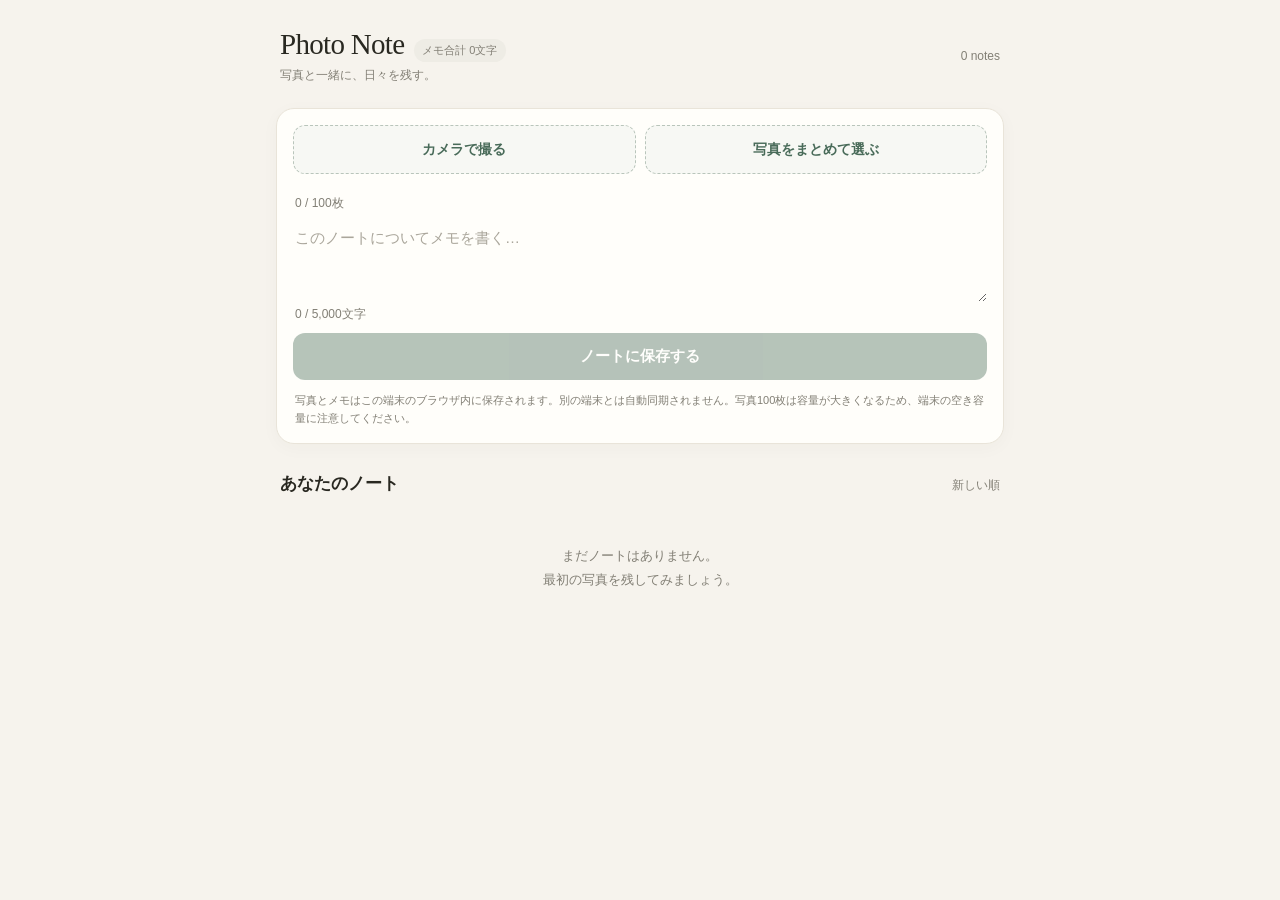
<file: photo-note-improved.html>
<!doctype html><html lang="ja"><head><meta charset="utf-8"><meta name="viewport" content="width=device-width,initial-scale=1,viewport-fit=cover"><meta name="theme-color" content="#f6f3ed"><link rel="apple-touch-icon" sizes="180x180" href="apple-touch-icon.png"><link rel="icon" type="image/png" sizes="192x192" href="icon-192.png"><link rel="manifest" href="manifest.webmanifest"><title>Photo Note</title>
<style>
:root{--bg:#f6f3ed;--paper:#fffefa;--ink:#292821;--muted:#827f75;--line:#e9e4d9;--accent:#496b59}*{box-sizing:border-box}body{margin:0;background:var(--bg);color:var(--ink);font-family:-apple-system,BlinkMacSystemFont,"Hiragino Kaku Gothic ProN","Yu Gothic",sans-serif}header{max-width:760px;margin:auto;padding:28px 20px 12px;display:flex;align-items:center;justify-content:space-between}h1{font-family:Georgia,serif;font-size:29px;font-weight:500;margin:0;letter-spacing:-.7px}.brand-row{display:flex;align-items:baseline;gap:10px;flex-wrap:wrap}.total-chars{font:11px -apple-system,BlinkMacSystemFont,sans-serif;letter-spacing:0;color:var(--muted);background:#eeece5;border-radius:20px;padding:4px 8px}.nav-back{position:absolute;top:max(14px,env(safe-area-inset-top));left:14px;z-index:55;display:flex;align-items:center;gap:8px;border:1px solid #ffffffaa;border-radius:26px;background:#101010ee;color:#fff;padding:12px 17px;font-size:15px;font-weight:700;box-shadow:0 3px 16px #0007;min-height:46px}.nav-back:active{transform:scale(.97)}.note-char-count{font-size:11px;color:var(--muted);white-space:nowrap}.sub{font-size:12px;color:var(--muted);margin-top:5px}.count{font-size:12px;color:var(--muted)}main{max-width:760px;margin:auto;padding:12px 16px 100px}.composer{background:var(--paper);border:1px solid var(--line);border-radius:18px;padding:16px;box-shadow:0 4px 18px #3c342008}.pickrow{display:grid;grid-template-columns:1fr 1fr;gap:9px}.pick{display:flex;align-items:center;justify-content:center;gap:7px;width:100%;min-height:49px;border:1.5px dashed #b9c5bb;border-radius:12px;color:var(--accent);font-weight:650;background:#f7f8f4;cursor:pointer;font-size:14px}input[type=file]{display:none}.photo-grid{display:grid;grid-template-columns:repeat(3,minmax(0,1fr));gap:8px;margin-top:12px}.photo-cell{position:relative;aspect-ratio:1;border-radius:10px;overflow:hidden;background:#f0eee8}.photo-cell img{width:100%;height:100%;object-fit:cover;display:block;cursor:zoom-in}.remove-photo{position:absolute;top:4px;right:4px;border:0;border-radius:50%;width:26px;height:26px;background:#222b;color:white;font-size:18px;line-height:1}.photo-count{font-size:12px;color:var(--muted);margin:9px 2px 0}textarea{width:100%;resize:vertical;min-height:90px;border:0;outline:0;background:transparent;font:15px/1.7 -apple-system,BlinkMacSystemFont,sans-serif;padding:13px 2px 4px;color:var(--ink)}textarea::placeholder{color:#aaa69b}.save{width:100%;border:0;border-radius:12px;background:var(--accent);color:white;font-size:15px;font-weight:650;padding:14px;cursor:pointer}.save:disabled{opacity:.4;cursor:not-allowed}.editor-tools{display:flex;justify-content:space-between;align-items:center;gap:10px;margin:0 2px 10px}.char-count{font-size:12px;color:var(--muted);font-variant-numeric:tabular-nums}.cancel{border:1px solid var(--line);border-radius:10px;background:transparent;color:var(--muted);padding:10px 14px;cursor:pointer}.note-actions{display:flex;gap:14px;flex-wrap:wrap}.edit,.delete{border:0;background:none;color:var(--accent);font-size:12px;padding:9px 0 0;cursor:pointer}.delete{color:#a19c90}.section{display:flex;justify-content:space-between;align-items:baseline;margin:28px 4px 13px}.section h2{font-size:17px;font-weight:650;margin:0}.section span{font-size:12px;color:var(--muted)}.notes{display:grid;grid-template-columns:repeat(2,minmax(0,1fr));gap:13px}.note{background:var(--paper);border:1px solid var(--line);border-radius:15px;overflow:hidden;box-shadow:0 3px 12px #3c342007}.cover{width:100%;aspect-ratio:4/3;object-fit:cover;display:block;background:#eee;cursor:zoom-in}.thumb-strip{display:flex;gap:5px;padding:7px 9px 0;overflow:hidden}.thumb-strip img{width:42px;height:42px;object-fit:cover;border-radius:6px;flex:0 0 auto;cursor:zoom-in}.note-body{padding:11px 12px 12px}.date{font-size:11px;color:var(--muted);margin-bottom:6px}.note-text{font-size:13px;line-height:1.6;white-space:pre-wrap;overflow-wrap:anywhere}.empty{grid-column:1/-1;text-align:center;color:var(--muted);padding:36px 12px;font-size:13px;line-height:1.8}.hint,.photo-tip{font-size:11px;color:var(--muted);line-height:1.6;margin:12px 2px 0}.toast{position:fixed;bottom:22px;left:50%;transform:translateX(-50%);background:#292821;color:#fff;padding:11px 16px;border-radius:30px;font-size:13px;opacity:0;pointer-events:none;transition:.2s;z-index:50}.toast.show{opacity:1}.photo-viewer{position:fixed;inset:0;z-index:40;background:rgba(18,18,16,.97);display:none;align-items:center;justify-content:center;padding:18px}.photo-viewer.open{display:flex}.photo-viewer img{max-width:100%;max-height:100%;object-fit:contain;touch-action:none;transform-origin:center center;will-change:transform;user-select:none;-webkit-user-drag:none}.zoom-tools{position:absolute;top:max(70px,calc(env(safe-area-inset-top) + 62px));right:18px;display:flex;gap:7px}.zoom-tools button{width:38px;height:38px;border:1px solid #ffffff66;border-radius:50%;background:#222;color:#fff;font-size:20px}.viewer-close,.viewer-prev,.viewer-next{position:absolute;border:1px solid #ffffff55;border-radius:50%;background:#222;color:white;cursor:pointer}.viewer-close{top:max(18px,env(safe-area-inset-top));right:18px;width:42px;height:42px;font-size:25px}.viewer-prev,.viewer-next{top:50%;width:42px;height:42px;font-size:24px;transform:translateY(-50%)}.viewer-prev{left:12px}.viewer-next{right:12px}.viewer-index{position:absolute;bottom:max(18px,env(safe-area-inset-bottom));color:#fff;font-size:12px}.camera-note{font-size:11px;color:var(--muted);line-height:1.6;margin:9px 2px 0}.camera-modal{position:fixed;inset:0;z-index:60;background:#111;display:none;flex-direction:column;padding:env(safe-area-inset-top) 14px env(safe-area-inset-bottom)}.camera-modal.open{display:flex}.camera-top{height:54px;display:flex;align-items:center;justify-content:space-between;color:white}.camera-top button,.camera-bottom button{border:1px solid #ffffff55;background:#292929;color:white;border-radius:24px;padding:10px 15px;font-size:14px}.camera-stage{flex:1;display:flex;align-items:center;justify-content:center;min-height:0;overflow:hidden}.camera-stage video{width:100%;max-height:100%;object-fit:contain;border-radius:12px;background:#222;transform-origin:center center}.camera-zoom{display:flex;align-items:center;gap:12px;padding:7px 8px 12px;color:#fff;font-size:13px}.camera-zoom input{flex:1;min-width:0;accent-color:#fff}.camera-zoom-value{width:42px;text-align:right;font-variant-numeric:tabular-nums}.camera-bottom{height:104px;display:flex;align-items:center;justify-content:space-around;gap:10px}.shutter{width:68px;height:68px;border:5px solid white!important;border-radius:50%!important;padding:0!important;background:#fff!important;box-shadow:inset 0 0 0 3px #333}.camera-status{color:#ddd;font-size:12px;text-align:center;padding:6px}.move-photo{position:absolute;top:4px;left:4px;border:0;border-radius:7px;background:#222b;color:white;padding:4px 7px;font-size:12px}.story-modal{position:fixed;inset:0;z-index:70;display:none;background:#111;color:#fff;overflow:hidden}.story-modal.open{display:block}.story-backdrop,.story-blur{position:absolute;inset:-18px;background-position:center;background-size:cover;transition:filter .12s linear}.story-backdrop{filter:brightness(.78)}.story-blur{background:rgba(8,9,9,.08);backdrop-filter:blur(0px);-webkit-backdrop-filter:blur(0px)}.story-top{position:absolute;z-index:4;top:0;left:0;right:0;padding:max(14px,env(safe-area-inset-top)) 16px 12px;display:flex;align-items:center;justify-content:space-between;background:linear-gradient(#0008,transparent);pointer-events:none}.story-top button{pointer-events:auto;border:1px solid #ffffff66;border-radius:22px;background:#1118;color:white;padding:9px 13px;font-size:13px}.story-count{font-size:12px;color:#fff;text-shadow:0 1px 6px #000}.story-scroll{position:absolute;inset:0;overflow-y:auto;overscroll-behavior:contain;z-index:2;scrollbar-width:none}.story-scroll::-webkit-scrollbar{display:none}.story-hero{height:78vh;min-height:480px;display:flex;align-items:flex-end;padding:0 22px 105px}.story-hero-inner{max-width:680px;text-shadow:0 2px 16px #0009}.story-kicker{font-size:11px;letter-spacing:.18em;text-transform:uppercase;color:#ffffffc9;margin-bottom:10px}.story-title{font-family:Georgia,serif;font-size:clamp(30px,8vw,54px);line-height:1.16;font-weight:500;letter-spacing:-.04em;margin:0}.story-hint{font-size:12px;color:#ffffffd0;margin-top:14px}.story-sheet{position:relative;min-height:65vh;margin-top:-54px;padding:30px 24px calc(60px + env(safe-area-inset-bottom));background:rgba(248,246,240,.88);color:#292821;border-radius:28px 28px 0 0;box-shadow:0 -15px 50px #0002;backdrop-filter:blur(18px);-webkit-backdrop-filter:blur(18px)}.story-sheet:before{content:'';display:block;width:38px;height:4px;border-radius:9px;background:#aaa69b66;margin:-13px auto 26px}.story-date{font-size:11px;letter-spacing:.06em;color:#827f75;margin-bottom:22px}.story-memo{font-family:Georgia,serif;font-size:17px;line-height:2.05;white-space:pre-wrap;overflow-wrap:anywhere;max-width:680px;margin:0 auto}.story-empty{color:#827f75;font-size:14px}.story-photos{display:flex;gap:9px;overflow-x:auto;margin:28px -5px 0;padding:4px 5px 12px}.story-photos img{width:76px;height:76px;object-fit:cover;border-radius:10px;flex:0 0 auto;border:2px solid transparent}.story-photos img.active{border-color:#496b59}.story-end{font-size:11px;color:#827f75;text-align:center;margin-top:34px;letter-spacing:.08em}
@media(min-width:620px){.notes{grid-template-columns:repeat(3,minmax(0,1fr))}}
@media (orientation: landscape) and (max-height: 600px){
  .camera-modal{padding:env(safe-area-inset-top) max(12px,env(safe-area-inset-right)) env(safe-area-inset-bottom) max(12px,env(safe-area-inset-left))}
  .camera-top{height:44px;flex:0 0 44px}
  .camera-stage{min-width:0;flex:1}
  .camera-stage video{width:auto;height:100%;max-width:100%;max-height:100%;object-fit:contain}
  .camera-zoom{flex:0 0 auto;padding:4px 8px 6px}
  .camera-bottom{height:66px;flex:0 0 66px}
  .shutter{width:54px;height:54px}
  .camera-status{padding:2px;font-size:11px}
}
@media (orientation: landscape) and (min-height: 601px){
  .camera-stage video{max-height:calc(100vh - 230px)}
}
</style></head><body>
<header><div><div class="brand-row"><h1>Photo Note</h1><span class="total-chars" id="totalChars">メモ合計 0文字</span></div><div class="sub">写真と一緒に、日々を残す。</div></div><div class="count" id="count">0 notes</div></header><main>
<section class="composer"><div class="pickrow"><button class="pick" id="openCamera" type="button">カメラで撮る</button><label class="pick" for="galleryPhotos">写真をまとめて選ぶ</label></div><input id="galleryPhotos" type="file" accept="image/*" multiple>
<div class="photo-grid" id="draftGrid"></div><div class="photo-count" id="photoCount">写真は最大100枚まで追加できます</div><textarea id="memo" maxlength="5000" placeholder="このノートについてメモを書く…"></textarea><div class="editor-tools"><span class="char-count" id="charCount">0 / 5,000文字</span><button class="cancel" id="cancel" type="button" style="display:none">編集をやめる</button></div><button class="save" id="save" disabled>ノートに保存する</button><div class="hint">写真とメモはこの端末のブラウザ内に保存されます。別の端末とは自動同期されません。写真100枚は容量が大きくなるため、端末の空き容量に注意してください。</div></section>
<div class="section"><h2>あなたのノート</h2><span>新しい順</span></div><section class="notes" id="notes"><div class="empty">まだノートはありません。<br>最初の写真を残してみましょう。</div></section></main>
<div class="camera-modal" id="cameraModal" role="dialog" aria-modal="true" aria-label="Photo Noteカメラ"><div class="camera-top"><button id="cameraClose" type="button">閉じる</button><span id="cameraMode">背面カメラ</span><button id="cameraSwitch" type="button">カメラ切替</button></div><div class="camera-stage"><video id="cameraVideo" autoplay muted playsinline></video></div><div class="camera-zoom"><span>−</span><input id="cameraZoom" type="range" min="1" max="3" step="0.1" value="1" aria-label="カメラズーム"><span>＋</span><span class="camera-zoom-value" id="cameraZoomValue">1.0×</span></div><div class="camera-status" id="cameraStatus">カメラを準備しています</div><div class="camera-bottom"><button id="cameraFlash" type="button" disabled>フラッシュは端末依存</button><button class="shutter" id="cameraCapture" type="button" aria-label="撮影"></button><button id="cameraDone" type="button">完了</button></div></div><div class="photo-viewer" id="photoViewer" role="dialog" aria-modal="true" aria-label="写真の拡大表示"><button class="nav-back" id="viewerBack" type="button" aria-label="一覧画面に戻る">← <span>一覧へ</span></button><button class="viewer-prev" id="viewerPrev" type="button">‹</button><img id="viewerImage" alt="拡大した写真"><div class="zoom-tools"><button id="zoomOut" type="button" aria-label="縮小">−</button><button id="zoomReset" type="button" aria-label="倍率を戻す">↺</button><button id="zoomIn" type="button" aria-label="拡大">＋</button></div><button class="viewer-next" id="viewerNext" type="button">›</button><div class="viewer-index" id="viewerIndex"></div></div><div class="story-modal" id="storyModal" role="dialog" aria-modal="true" aria-label="ストーリーモード"><div class="story-backdrop" id="storyBackdrop"></div><div class="story-blur" id="storyBlur"></div><div class="story-top"><button id="storyClose" type="button" aria-label="一覧画面に戻る">← <span>一覧へ</span></button><span class="story-count" id="storyCount"></span><button id="storyTop" type="button">写真に戻る ↑</button></div><div class="story-scroll" id="storyScroll"><section class="story-hero"><div class="story-hero-inner"><div class="story-kicker">A MOMENT TO REMEMBER</div><h2 class="story-title" id="storyTitle">その日の記録</h2><div class="story-hint">スクロールして、記憶をたどる</div></div></section><section class="story-sheet"><div class="story-date" id="storyDate"></div><div class="story-memo" id="storyMemo"></div><div class="story-photos" id="storyPhotos"></div><div class="story-end">— PHOTO NOTE —</div></section></div></div><div class="toast" id="toast"></div>
<script>
const DB='photo-note-db',STORE='notes';let db,draft=[],editingId=null,viewerImages=[],viewerAt=0,cameraStream=null,cameraFacing='environment',cameraZoom=1,nativeZoom=false,cameraZoomMin=1,cameraZoomMax=3;const $=id=>document.getElementById(id);
async function stopCamera(){if(cameraStream){cameraStream.getTracks().forEach(t=>t.stop());cameraStream=null}$('cameraVideo').srcObject=null}
async function configureCameraZoom(){cameraZoom=1;nativeZoom=false;cameraZoomMin=1;cameraZoomMax=3;const track=cameraStream?.getVideoTracks?.()[0];try{const caps=track?.getCapabilities?.();if(caps?.zoom){nativeZoom=true;cameraZoomMin=caps.zoom.min||1;cameraZoomMax=Math.min(caps.zoom.max||3,8)}}catch(e){}const slider=$('cameraZoom');slider.min=String(cameraZoomMin);slider.max=String(cameraZoomMax);slider.step=nativeZoom?String(track.getCapabilities().zoom.step||0.1):'0.1';slider.value='1';$('cameraZoomValue').textContent='1.0×';$('cameraVideo').style.transform='scale(1)';}
async function setCameraZoom(value){cameraZoom=Math.max(cameraZoomMin,Math.min(cameraZoomMax,Number(value)||1));$('cameraZoom').value=String(cameraZoom);$('cameraZoomValue').textContent=cameraZoom.toFixed(1)+'×';const video=$('cameraVideo');if(nativeZoom){const track=cameraStream?.getVideoTracks?.()[0];try{await track.applyConstraints({advanced:[{zoom:cameraZoom}]});video.style.transform='scale(1)';return}catch(e){nativeZoom=false}}video.style.transform=`scale(${cameraZoom})`;}
async function startCamera(){await stopCamera();if(!navigator.mediaDevices||!navigator.mediaDevices.getUserMedia){$('cameraStatus').textContent='このブラウザではカメラを利用できません。HTTPSのSafariで開いてください。';return}try{cameraStream=await navigator.mediaDevices.getUserMedia({audio:false,video:{facingMode:{ideal:cameraFacing},width:{ideal:1920},height:{ideal:1080}}});$('cameraVideo').srcObject=cameraStream;await $('cameraVideo').play();await configureCameraZoom();$('cameraMode').textContent=cameraFacing==='environment'?'背面カメラ':'前面カメラ';$('cameraStatus').textContent=nativeZoom?'カメラのズームを調整できます':'ズームを調整できます';}catch(err){$('cameraStatus').textContent=err.name==='NotAllowedError'?'カメラの使用が許可されていません。Safariの設定を確認してください。':'カメラを起動できませんでした。ブラウザのカメラ許可を確認してください。'}}
$('cameraZoom').addEventListener('input',e=>{setCameraZoom(e.target.value)});
$('openCamera').onclick=async()=>{if(draft.length>=100)return toast('写真は100枚までです');$('cameraModal').classList.add('open');document.body.style.overflow='hidden';await startCamera()};
$('cameraClose').onclick=async()=>{await stopCamera();$('cameraModal').classList.remove('open');document.body.style.overflow=''};
$('cameraDone').onclick=$('cameraClose').onclick;
$('cameraSwitch').onclick=async()=>{cameraFacing=cameraFacing==='environment'?'user':'environment';await startCamera()};
$('cameraCapture').onclick=async()=>{const v=$('cameraVideo');if(!cameraStream||!v.videoWidth)return toast('カメラの準備ができていません');if(draft.length>=100)return toast('写真は100枚までです');const c=document.createElement('canvas');const ctx=c.getContext('2d');if(nativeZoom||cameraZoom<=1.001){c.width=v.videoWidth;c.height=v.videoHeight;ctx.drawImage(v,0,0,c.width,c.height)}else{const sw=v.videoWidth/cameraZoom,sh=v.videoHeight/cameraZoom,sx=(v.videoWidth-sw)/2,sy=(v.videoHeight-sh)/2;c.width=Math.round(sw);c.height=Math.round(sh);ctx.drawImage(v,sx,sy,sw,sh,0,0,c.width,c.height)}draft.push(c.toDataURL('image/jpeg',.92));renderDraft();updateCount();$('cameraStatus').textContent=`撮影しました（${draft.length} / 100枚）。続けて撮影できます。`};
function openDB(){return new Promise((resolve,reject)=>{const r=indexedDB.open(DB,1);r.onupgradeneeded=()=>r.result.createObjectStore(STORE,{keyPath:'id'});r.onsuccess=()=>resolve(r.result);r.onerror=()=>reject(r.error)})}
function tx(mode,fn){return new Promise((resolve,reject)=>{const t=db.transaction(STORE,mode),s=t.objectStore(STORE);let req=fn(s);t.oncomplete=()=>resolve(req?.result);t.onerror=()=>reject(t.error)})}
function toast(s){$('toast').textContent=s;$('toast').classList.add('show');setTimeout(()=>$('toast').classList.remove('show'),2200)}function updateCount(){$('charCount').textContent=Array.from($('memo').value).length.toLocaleString('ja-JP')+' / 5,000文字';$('photoCount').textContent=`${draft.length} / 100枚`;$('save').disabled=draft.length===0}
function oldImages(n){return Array.isArray(n.images)?n.images:(n.image?[n.image]:[])}
function reset(){editingId=null;draft=[];$('galleryPhotos').value='';$('memo').value='';$('save').textContent='ノートに保存する';$('cancel').style.display='none';renderDraft();updateCount()}
$('memo').addEventListener('input',updateCount);$('cancel').onclick=reset;
function openViewer(images,index=0){viewerImages=images;viewerAt=index;showViewer();$('photoViewer').classList.add('open');document.body.style.overflow='hidden'}let zoom=1,panX=0,panY=0;function applyZoom(){$('viewerImage').style.transform=`translate(${panX}px,${panY}px) scale(${zoom})`}function resetZoom(){zoom=1;panX=0;panY=0;applyZoom()}function showViewer(){resetZoom();$('viewerImage').src=viewerImages[viewerAt];$('viewerIndex').textContent=`${viewerAt+1} / ${viewerImages.length}`;$('viewerPrev').style.display=viewerImages.length>1?'block':'none';$('viewerNext').style.display=viewerImages.length>1?'block':'none'}function closeViewer(){resetZoom();$('photoViewer').classList.remove('open');$('viewerImage').removeAttribute('src');document.body.style.overflow=''}$('viewerBack').onclick=closeViewer;$('photoViewer').addEventListener('click',e=>{if(e.target===$('photoViewer'))closeViewer()});$('viewerPrev').onclick=()=>{viewerAt=(viewerAt-1+viewerImages.length)%viewerImages.length;showViewer()};$('viewerNext').onclick=()=>{viewerAt=(viewerAt+1)%viewerImages.length;showViewer()};$('zoomIn').onclick=()=>{zoom=Math.min(5,zoom+.5);clampViewerPan();applyZoom()};$('zoomOut').onclick=()=>{zoom=Math.max(1,zoom-.5);if(zoom===1){panX=0;panY=0}else clampViewerPan();applyZoom()};$('zoomReset').onclick=resetZoom;let pinchStart=0,pinchZoom=1,lastTouch=null;const viewerImg=$('viewerImage');
function clampViewerPan(){
  const box=$('photoViewer').getBoundingClientRect();
  const baseW=viewerImg.clientWidth,baseH=viewerImg.clientHeight;
  const maxX=Math.max(0,(baseW*zoom-box.width)/2);
  const maxY=Math.max(0,(baseH*zoom-box.height)/2);
  panX=Math.max(-maxX,Math.min(maxX,panX));
  panY=Math.max(-maxY,Math.min(maxY,panY));
}
viewerImg.addEventListener('touchstart',e=>{
  if(e.touches.length===2){
    pinchStart=Math.hypot(e.touches[0].clientX-e.touches[1].clientX,e.touches[0].clientY-e.touches[1].clientY);
    pinchZoom=zoom;lastTouch=null;
  }else if(e.touches.length===1&&zoom>1){
    lastTouch={x:e.touches[0].clientX,y:e.touches[0].clientY};
  }
},{passive:false});
viewerImg.addEventListener('touchmove',e=>{
  if(e.touches.length===2&&pinchStart){
    e.preventDefault();
    const d=Math.hypot(e.touches[0].clientX-e.touches[1].clientX,e.touches[0].clientY-e.touches[1].clientY);
    zoom=Math.max(1,Math.min(5,pinchZoom*d/pinchStart));
    if(zoom===1){panX=0;panY=0}
    clampViewerPan();applyZoom();
  }else if(e.touches.length===1&&lastTouch&&zoom>1){
    e.preventDefault();
    panX+=e.touches[0].clientX-lastTouch.x;panY+=e.touches[0].clientY-lastTouch.y;
    lastTouch={x:e.touches[0].clientX,y:e.touches[0].clientY};
    clampViewerPan();applyZoom();
  }
},{passive:false});
viewerImg.addEventListener('touchend',()=>{pinchStart=0;lastTouch=null});
viewerImg.addEventListener('dblclick',()=>{
  zoom=zoom===1?2:1;
  if(zoom===1){panX=0;panY=0}else clampViewerPan();
  applyZoom();
});document.addEventListener('keydown',e=>{if(e.key==='Escape')closeViewer();if(e.key==='ArrowLeft'&&viewerImages.length){viewerAt=(viewerAt-1+viewerImages.length)%viewerImages.length;showViewer()}if(e.key==='ArrowRight'&&viewerImages.length){viewerAt=(viewerAt+1)%viewerImages.length;showViewer()}});
function fileData(f){return new Promise((res,rej)=>{if(!f.type.startsWith('image/'))return rej();const r=new FileReader();r.onload=()=>res(r.result);r.onerror=rej;r.readAsDataURL(f)})}
async function addFiles(files){const room=100-draft.length;if(room<=0)return toast('写真は100枚までです');const chosen=[...files].slice(0,room);if(files.length>room)toast('追加できるのは残り'+room+'枚です');for(const f of chosen){try{draft.push(await fileData(f))}catch{toast('画像を読み込めませんでした')}}renderDraft();updateCount()}
$('galleryPhotos').addEventListener('change',async e=>{await addFiles(e.target.files);e.target.value=''});
function renderDraft(){const root=$('draftGrid');root.innerHTML='';draft.forEach((src,i)=>{const cell=document.createElement('div');cell.className='photo-cell';const img=document.createElement('img');img.src=src;img.alt='追加した写真';img.onclick=()=>openViewer(draft,i);const rm=document.createElement('button');rm.className='remove-photo';rm.type='button';rm.textContent='×';rm.setAttribute('aria-label','写真を削除');rm.onclick=()=>{draft.splice(i,1);renderDraft();updateCount()};const move=document.createElement('button');move.className='move-photo';move.type='button';move.textContent=i===0?'先頭':`#${i+1} ↕`;move.title='写真を前へ移動';move.onclick=()=>{if(i>0){[draft[i-1],draft[i]]=[draft[i],draft[i-1]];renderDraft()}};cell.append(img,rm,move);root.append(cell)})}
$('save').onclick=async()=>{if(!draft.length)return toast('写真を追加してください');$('save').disabled=true;try{if(editingId){const n=await tx('readonly',s=>s.get(editingId));if(!n)throw Error();n.images=draft;n.image=draft[0];n.memo=$('memo').value;n.updatedAt=new Date().toISOString();await tx('readwrite',s=>s.put(n));toast('ノートを更新しました')}else{const n={id:Date.now(),images:draft,image:draft[0],memo:$('memo').value,date:new Date().toISOString()};await tx('readwrite',s=>s.add(n));toast('ノートに保存しました')}reset();await render()}catch(e){toast('保存できませんでした。端末の空き容量を確認してください');$('save').disabled=false}};
function beginEdit(n){editingId=n.id;draft=oldImages(n).slice();$('memo').value=n.memo||'';$('save').textContent='変更を保存する';$('cancel').style.display='inline-block';renderDraft();updateCount();document.querySelector('.composer').scrollIntoView({behavior:'smooth',block:'start'})}
async function render(){const all=await tx('readonly',s=>s.getAll());all.sort((a,b)=>b.id-a.id);$('count').textContent=all.length+' notes';const totalChars=all.reduce((sum,n)=>sum+Array.from(n.memo||'').length,0);$('totalChars').textContent='メモ合計 '+totalChars.toLocaleString('ja-JP')+'文字';const root=$('notes');root.innerHTML='';if(!all.length){root.innerHTML='<div class="empty">まだノートはありません。<br>最初の写真を残してみましょう。</div>';return}for(const n of all){const imgs=oldImages(n);const article=document.createElement('article');article.className='note';const cover=document.createElement('img');cover.className='cover';cover.src=imgs[0];cover.alt='ノートの写真';cover.onclick=()=>openViewer(imgs,0);const body=document.createElement('div');body.className='note-body';const date=document.createElement('div');date.className='date';date.textContent=new Date(n.updatedAt||n.date).toLocaleString('ja-JP',{year:'numeric',month:'short',day:'numeric',hour:'2-digit',minute:'2-digit'})+` ・ ${imgs.length}枚 ・ `;const chars=document.createElement('span');chars.className='note-char-count';chars.textContent=Array.from(n.memo||'').length.toLocaleString('ja-JP')+'文字';const text=document.createElement('div');text.className='note-text';text.textContent=n.memo||'メモはありません';const actions=document.createElement('div');actions.className='note-actions';const edit=document.createElement('button');edit.className='edit';edit.textContent='編集する';edit.onclick=()=>beginEdit(n);const del=document.createElement('button');del.className='delete';del.textContent='このノートを削除';del.onclick=async()=>{if(confirm('このノートを削除しますか？')){await tx('readwrite',s=>s.delete(n.id));if(editingId===n.id)reset();render()}};const story=document.createElement('button');story.className='edit';story.textContent='ストーリーで見る';story.onclick=()=>openStory(n);actions.append(story,edit,del);date.append(chars);body.append(date,text);if(imgs.length>1){const strip=document.createElement('div');strip.className='thumb-strip';imgs.slice(1,7).forEach((src,i)=>{const im=document.createElement('img');im.src=src;im.alt='写真 '+(i+2);im.onclick=()=>openViewer(imgs,i+1);strip.append(im)});if(imgs.length>7){const more=document.createElement('span');more.style.cssText='font-size:11px;color:var(--muted);align-self:center';more.textContent=`+${imgs.length-7}`;strip.append(more)}body.append(strip)}body.append(actions);article.append(cover,body);root.append(article)}}

let activeStoryImages=[],activeStoryAt=0;
function setStoryPhoto(i){activeStoryAt=(i+activeStoryImages.length)%activeStoryImages.length;const src=activeStoryImages[activeStoryAt];$('storyBackdrop').style.backgroundImage=`url("${src}")`;$('storyCount').textContent=`${activeStoryAt+1} / ${activeStoryImages.length}枚`;$('storyPhotos').querySelectorAll('img').forEach((im,j)=>im.classList.toggle('active',j===activeStoryAt));}
function updateStoryDepth(){const progress=Math.min(1,$('storyScroll').scrollTop/360);const blur=progress*7;$('storyBlur').style.backdropFilter=`blur(${blur}px)`;$('storyBlur').style.webkitBackdropFilter=`blur(${blur}px)`;$('storyBackdrop').style.filter=`brightness(${.82-progress*.25}) saturate(${1-progress*.18})`;}
function openStory(n){activeStoryImages=oldImages(n);if(!activeStoryImages.length)return;const date=new Date(n.updatedAt||n.date);$('storyTitle').textContent=(n.memo||'').trim().split(/\n/)[0].slice(0,42)||'その日の記録';$('storyDate').textContent=date.toLocaleString('ja-JP',{year:'numeric',month:'long',day:'numeric',weekday:'long',hour:'2-digit',minute:'2-digit'});$('storyMemo').textContent=n.memo||'この日のメモはまだありません。';$('storyMemo').classList.toggle('story-empty',!n.memo);const strip=$('storyPhotos');strip.innerHTML='';if(activeStoryImages.length>1){activeStoryImages.forEach((src,i)=>{const im=document.createElement('img');im.src=src;im.alt=`写真 ${i+1}`;im.onclick=()=>setStoryPhoto(i);strip.append(im)})}strip.style.display=activeStoryImages.length>1?'flex':'none';setStoryPhoto(0);$('storyScroll').scrollTop=0;updateStoryDepth();$('storyModal').classList.add('open');document.body.style.overflow='hidden';}
function closeStory(){$('storyModal').classList.remove('open');document.body.style.overflow='';$('storyBackdrop').style.backgroundImage='';}
$('storyClose').onclick=closeStory;$('storyTop').onclick=()=>$('storyScroll').scrollTo({top:0,behavior:'smooth'});$('storyScroll').addEventListener('scroll',updateStoryDepth,{passive:true});$('storyModal').addEventListener('click',e=>{if(e.target===$('storyModal'))closeStory()});document.addEventListener('keydown',e=>{if(e.key==='Escape'&&$('storyModal').classList.contains('open'))closeStory()});

document.addEventListener('visibilitychange',()=>{if(document.hidden&&cameraStream)stopCamera()});
openDB().then(async d=>{db=d;updateCount();await render()}).catch(()=>toast('このブラウザでは保存機能を利用できません'));
</script></body></html>
</file>
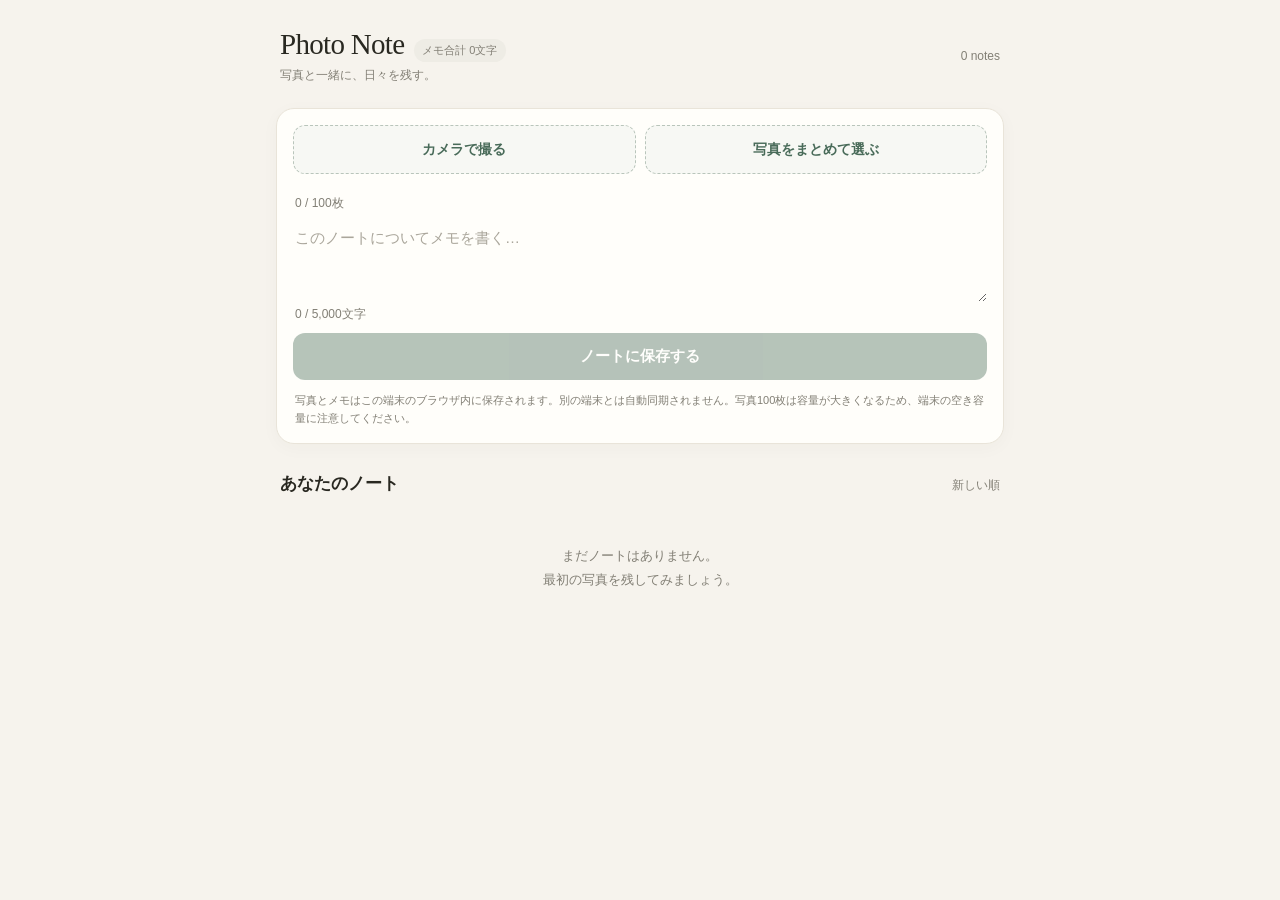
<file: photo-note-with-device-export.html>
<!doctype html><html lang="ja"><head><meta charset="utf-8"><meta name="viewport" content="width=device-width,initial-scale=1,viewport-fit=cover"><meta name="theme-color" content="#f6f3ed"><link rel="apple-touch-icon" sizes="180x180" href="apple-touch-icon.png"><link rel="icon" type="image/png" sizes="192x192" href="icon-192.png"><link rel="manifest" href="manifest.webmanifest"><title>Photo Note</title>
<style>
:root{--bg:#f6f3ed;--paper:#fffefa;--ink:#292821;--muted:#827f75;--line:#e9e4d9;--accent:#496b59}*{box-sizing:border-box}body{margin:0;background:var(--bg);color:var(--ink);font-family:-apple-system,BlinkMacSystemFont,"Hiragino Kaku Gothic ProN","Yu Gothic",sans-serif}header{max-width:760px;margin:auto;padding:28px 20px 12px;display:flex;align-items:center;justify-content:space-between}h1{font-family:Georgia,serif;font-size:29px;font-weight:500;margin:0;letter-spacing:-.7px}.brand-row{display:flex;align-items:baseline;gap:10px;flex-wrap:wrap}.total-chars{font:11px -apple-system,BlinkMacSystemFont,sans-serif;letter-spacing:0;color:var(--muted);background:#eeece5;border-radius:20px;padding:4px 8px}.nav-back{position:absolute;top:max(14px,env(safe-area-inset-top));left:14px;z-index:5;display:flex;align-items:center;gap:7px;border:1px solid #ffffff88;border-radius:24px;background:#171717cc;color:#fff;padding:10px 14px;font-size:14px;font-weight:600;box-shadow:0 2px 12px #0003}.nav-back:active{transform:scale(.97)}.note-char-count{font-size:11px;color:var(--muted);white-space:nowrap}.sub{font-size:12px;color:var(--muted);margin-top:5px}.count{font-size:12px;color:var(--muted)}main{max-width:760px;margin:auto;padding:12px 16px 100px}.composer{background:var(--paper);border:1px solid var(--line);border-radius:18px;padding:16px;box-shadow:0 4px 18px #3c342008}.pickrow{display:grid;grid-template-columns:1fr 1fr;gap:9px}.pick{display:flex;align-items:center;justify-content:center;gap:7px;width:100%;min-height:49px;border:1.5px dashed #b9c5bb;border-radius:12px;color:var(--accent);font-weight:650;background:#f7f8f4;cursor:pointer;font-size:14px}input[type=file]{display:none}.photo-grid{display:grid;grid-template-columns:repeat(3,minmax(0,1fr));gap:8px;margin-top:12px}.photo-cell{position:relative;aspect-ratio:1;border-radius:10px;overflow:hidden;background:#f0eee8}.photo-cell img{width:100%;height:100%;object-fit:cover;display:block;cursor:zoom-in}.remove-photo{position:absolute;top:4px;right:4px;border:0;border-radius:50%;width:26px;height:26px;background:#222b;color:white;font-size:18px;line-height:1}.photo-count{font-size:12px;color:var(--muted);margin:9px 2px 0}textarea{width:100%;resize:vertical;min-height:90px;border:0;outline:0;background:transparent;font:15px/1.7 -apple-system,BlinkMacSystemFont,sans-serif;padding:13px 2px 4px;color:var(--ink)}textarea::placeholder{color:#aaa69b}.save{width:100%;border:0;border-radius:12px;background:var(--accent);color:white;font-size:15px;font-weight:650;padding:14px;cursor:pointer}.save:disabled{opacity:.4;cursor:not-allowed}.editor-tools{display:flex;justify-content:space-between;align-items:center;gap:10px;margin:0 2px 10px}.char-count{font-size:12px;color:var(--muted);font-variant-numeric:tabular-nums}.cancel{border:1px solid var(--line);border-radius:10px;background:transparent;color:var(--muted);padding:10px 14px;cursor:pointer}.note-actions{display:flex;gap:14px;flex-wrap:wrap}.download-photos{border:0;background:none;color:var(--accent);font-size:12px;padding:9px 0 0;cursor:pointer}.edit,.delete{border:0;background:none;color:var(--accent);font-size:12px;padding:9px 0 0;cursor:pointer}.delete{color:#a19c90}.section{display:flex;justify-content:space-between;align-items:baseline;margin:28px 4px 13px}.section h2{font-size:17px;font-weight:650;margin:0}.section span{font-size:12px;color:var(--muted)}.notes{display:grid;grid-template-columns:repeat(2,minmax(0,1fr));gap:13px}.note{background:var(--paper);border:1px solid var(--line);border-radius:15px;overflow:hidden;box-shadow:0 3px 12px #3c342007}.cover{width:100%;aspect-ratio:4/3;object-fit:cover;display:block;background:#eee;cursor:zoom-in}.thumb-strip{display:flex;gap:5px;padding:7px 9px 0;overflow:hidden}.thumb-strip img{width:42px;height:42px;object-fit:cover;border-radius:6px;flex:0 0 auto;cursor:zoom-in}.note-body{padding:11px 12px 12px}.date{font-size:11px;color:var(--muted);margin-bottom:6px}.note-text{font-size:13px;line-height:1.6;white-space:pre-wrap;overflow-wrap:anywhere}.empty{grid-column:1/-1;text-align:center;color:var(--muted);padding:36px 12px;font-size:13px;line-height:1.8}.hint,.photo-tip{font-size:11px;color:var(--muted);line-height:1.6;margin:12px 2px 0}.toast{position:fixed;bottom:22px;left:50%;transform:translateX(-50%);background:#292821;color:#fff;padding:11px 16px;border-radius:30px;font-size:13px;opacity:0;pointer-events:none;transition:.2s;z-index:50}.toast.show{opacity:1}.photo-viewer{position:fixed;inset:0;z-index:40;background:rgba(18,18,16,.97);display:none;align-items:center;justify-content:center;padding:18px}.photo-viewer.open{display:flex}.photo-viewer img{max-width:100%;max-height:100%;object-fit:contain;touch-action:none;transform-origin:center center;will-change:transform;user-select:none;-webkit-user-drag:none}.zoom-tools{position:absolute;top:max(70px,calc(env(safe-area-inset-top) + 62px));right:18px;display:flex;gap:7px}.zoom-tools button{width:38px;height:38px;border:1px solid #ffffff66;border-radius:50%;background:#222;color:#fff;font-size:20px}.viewer-close,.viewer-prev,.viewer-next{position:absolute;border:1px solid #ffffff55;border-radius:50%;background:#222;color:white;cursor:pointer}.viewer-close{top:max(18px,env(safe-area-inset-top));right:18px;width:42px;height:42px;font-size:25px}.viewer-prev,.viewer-next{top:50%;width:42px;height:42px;font-size:24px;transform:translateY(-50%)}.viewer-prev{left:12px}.viewer-next{right:12px}.viewer-index{position:absolute;bottom:max(18px,env(safe-area-inset-bottom));color:#fff;font-size:12px}.camera-note{font-size:11px;color:var(--muted);line-height:1.6;margin:9px 2px 0}.camera-modal{position:fixed;inset:0;z-index:60;background:#111;display:none;flex-direction:column;padding:env(safe-area-inset-top) 14px env(safe-area-inset-bottom)}.camera-modal.open{display:flex}.camera-top{height:54px;display:flex;align-items:center;justify-content:space-between;color:white}.camera-top button,.camera-bottom button{border:1px solid #ffffff55;background:#292929;color:white;border-radius:24px;padding:10px 15px;font-size:14px}.camera-stage{flex:1;display:flex;align-items:center;justify-content:center;min-height:0;overflow:hidden}.camera-stage video{width:100%;max-height:100%;object-fit:contain;border-radius:12px;background:#222;transform-origin:center center}.camera-zoom{display:flex;align-items:center;gap:12px;padding:7px 8px 12px;color:#fff;font-size:13px}.camera-zoom input{flex:1;min-width:0;accent-color:#fff}.camera-zoom-value{width:42px;text-align:right;font-variant-numeric:tabular-nums}.camera-bottom{height:104px;display:flex;align-items:center;justify-content:space-around;gap:10px}.shutter{width:68px;height:68px;border:5px solid white!important;border-radius:50%!important;padding:0!important;background:#fff!important;box-shadow:inset 0 0 0 3px #333}.camera-status{color:#ddd;font-size:12px;text-align:center;padding:6px}.move-photo{position:absolute;top:4px;left:4px;border:0;border-radius:7px;background:#222b;color:white;padding:4px 7px;font-size:12px}.story-modal{position:fixed;inset:0;z-index:70;display:none;background:#111;color:#fff;overflow:hidden}.story-modal.open{display:block}.story-backdrop,.story-blur{position:absolute;inset:-18px;background-position:center;background-size:cover;transition:filter .12s linear}.story-backdrop{filter:brightness(.78)}.story-blur{background:rgba(8,9,9,.08);backdrop-filter:blur(0px);-webkit-backdrop-filter:blur(0px)}.story-top{position:absolute;z-index:4;top:0;left:0;right:0;padding:max(14px,env(safe-area-inset-top)) 16px 12px;display:flex;align-items:center;justify-content:space-between;background:linear-gradient(#0008,transparent);pointer-events:none}.story-top button{pointer-events:auto;border:1px solid #ffffff66;border-radius:22px;background:#1118;color:white;padding:9px 13px;font-size:13px}.story-count{font-size:12px;color:#fff;text-shadow:0 1px 6px #000}.story-scroll{position:absolute;inset:0;overflow-y:auto;overscroll-behavior:contain;z-index:2;scrollbar-width:none}.story-scroll::-webkit-scrollbar{display:none}.story-hero{height:78vh;min-height:480px;display:flex;align-items:flex-end;padding:0 22px 105px}.story-hero-inner{max-width:680px;text-shadow:0 2px 16px #0009}.story-kicker{font-size:11px;letter-spacing:.18em;text-transform:uppercase;color:#ffffffc9;margin-bottom:10px}.story-title{font-family:Georgia,serif;font-size:clamp(30px,8vw,54px);line-height:1.16;font-weight:500;letter-spacing:-.04em;margin:0}.story-hint{font-size:12px;color:#ffffffd0;margin-top:14px}.story-sheet{position:relative;min-height:65vh;margin-top:-54px;padding:30px 24px calc(60px + env(safe-area-inset-bottom));background:rgba(248,246,240,.88);color:#292821;border-radius:28px 28px 0 0;box-shadow:0 -15px 50px #0002;backdrop-filter:blur(18px);-webkit-backdrop-filter:blur(18px)}.story-sheet:before{content:'';display:block;width:38px;height:4px;border-radius:9px;background:#aaa69b66;margin:-13px auto 26px}.story-date{font-size:11px;letter-spacing:.06em;color:#827f75;margin-bottom:22px}.story-memo{font-family:Georgia,serif;font-size:17px;line-height:2.05;white-space:pre-wrap;overflow-wrap:anywhere;max-width:680px;margin:0 auto}.story-empty{color:#827f75;font-size:14px}.story-photos{display:flex;gap:9px;overflow-x:auto;margin:28px -5px 0;padding:4px 5px 12px}.story-photos img{width:76px;height:76px;object-fit:cover;border-radius:10px;flex:0 0 auto;border:2px solid transparent}.story-photos img.active{border-color:#496b59}.story-end{font-size:11px;color:#827f75;text-align:center;margin-top:34px;letter-spacing:.08em}
@media(min-width:620px){.notes{grid-template-columns:repeat(3,minmax(0,1fr))}}
</style></head><body>
<header><div><div class="brand-row"><h1>Photo Note</h1><span class="total-chars" id="totalChars">メモ合計 0文字</span></div><div class="sub">写真と一緒に、日々を残す。</div></div><div class="count" id="count">0 notes</div></header><main>
<section class="composer"><div class="pickrow"><button class="pick" id="openCamera" type="button">カメラで撮る</button><label class="pick" for="galleryPhotos">写真をまとめて選ぶ</label></div><input id="galleryPhotos" type="file" accept="image/*" multiple>
<div class="photo-grid" id="draftGrid"></div><div class="photo-count" id="photoCount">写真は最大100枚まで追加できます</div><textarea id="memo" maxlength="5000" placeholder="このノートについてメモを書く…"></textarea><div class="editor-tools"><span class="char-count" id="charCount">0 / 5,000文字</span><button class="cancel" id="cancel" type="button" style="display:none">編集をやめる</button></div><button class="save" id="save" disabled>ノートに保存する</button><div class="hint">写真とメモはこの端末のブラウザ内に保存されます。別の端末とは自動同期されません。写真100枚は容量が大きくなるため、端末の空き容量に注意してください。</div></section>
<div class="section"><h2>あなたのノート</h2><span>新しい順</span></div><section class="notes" id="notes"><div class="empty">まだノートはありません。<br>最初の写真を残してみましょう。</div></section></main>
<div class="camera-modal" id="cameraModal" role="dialog" aria-modal="true" aria-label="Photo Noteカメラ"><div class="camera-top"><button id="cameraClose" type="button">閉じる</button><span id="cameraMode">背面カメラ</span><button id="cameraSwitch" type="button">カメラ切替</button></div><div class="camera-stage"><video id="cameraVideo" autoplay muted playsinline></video></div><div class="camera-zoom"><span>−</span><input id="cameraZoom" type="range" min="1" max="3" step="0.1" value="1" aria-label="カメラズーム"><span>＋</span><span class="camera-zoom-value" id="cameraZoomValue">1.0×</span></div><div class="camera-status" id="cameraStatus">カメラを準備しています</div><div class="camera-bottom"><button id="cameraFlash" type="button" disabled>フラッシュは端末依存</button><button class="shutter" id="cameraCapture" type="button" aria-label="撮影"></button><button id="cameraDone" type="button">完了</button></div></div><div class="photo-viewer" id="photoViewer" role="dialog" aria-modal="true" aria-label="写真の拡大表示"><button class="nav-back" id="viewerBack" type="button" aria-label="一覧画面に戻る">← <span>一覧へ</span></button><button class="viewer-prev" id="viewerPrev" type="button">‹</button><img id="viewerImage" alt="拡大した写真"><div class="zoom-tools"><button id="zoomOut" type="button" aria-label="縮小">−</button><button id="zoomReset" type="button" aria-label="倍率を戻す">↺</button><button id="zoomIn" type="button" aria-label="拡大">＋</button></div><button class="viewer-next" id="viewerNext" type="button">›</button><div class="viewer-index" id="viewerIndex"></div></div><div class="story-modal" id="storyModal" role="dialog" aria-modal="true" aria-label="ストーリーモード"><div class="story-backdrop" id="storyBackdrop"></div><div class="story-blur" id="storyBlur"></div><div class="story-top"><button id="storyClose" type="button" aria-label="一覧画面に戻る">← <span>一覧へ</span></button><span class="story-count" id="storyCount"></span><button id="storyTop" type="button">写真に戻る ↑</button></div><div class="story-scroll" id="storyScroll"><section class="story-hero"><div class="story-hero-inner"><div class="story-kicker">A MOMENT TO REMEMBER</div><h2 class="story-title" id="storyTitle">その日の記録</h2><div class="story-hint">スクロールして、記憶をたどる</div></div></section><section class="story-sheet"><div class="story-date" id="storyDate"></div><div class="story-memo" id="storyMemo"></div><div class="story-photos" id="storyPhotos"></div><div class="story-end">— PHOTO NOTE —</div></section></div></div><div class="toast" id="toast"></div>
<script>
const DB='photo-note-db',STORE='notes';let db,draft=[],editingId=null,viewerImages=[],viewerAt=0,cameraStream=null,cameraFacing='environment',cameraZoom=1,nativeZoom=false,cameraZoomMin=1,cameraZoomMax=3;const $=id=>document.getElementById(id);
async function stopCamera(){if(cameraStream){cameraStream.getTracks().forEach(t=>t.stop());cameraStream=null}$('cameraVideo').srcObject=null}
async function configureCameraZoom(){cameraZoom=1;nativeZoom=false;cameraZoomMin=1;cameraZoomMax=3;const track=cameraStream?.getVideoTracks?.()[0];try{const caps=track?.getCapabilities?.();if(caps?.zoom){nativeZoom=true;cameraZoomMin=caps.zoom.min||1;cameraZoomMax=Math.min(caps.zoom.max||3,8)}}catch(e){}const slider=$('cameraZoom');slider.min=String(cameraZoomMin);slider.max=String(cameraZoomMax);slider.step=nativeZoom?String(track.getCapabilities().zoom.step||0.1):'0.1';slider.value='1';$('cameraZoomValue').textContent='1.0×';$('cameraVideo').style.transform='scale(1)';}
async function setCameraZoom(value){cameraZoom=Math.max(cameraZoomMin,Math.min(cameraZoomMax,Number(value)||1));$('cameraZoom').value=String(cameraZoom);$('cameraZoomValue').textContent=cameraZoom.toFixed(1)+'×';const video=$('cameraVideo');if(nativeZoom){const track=cameraStream?.getVideoTracks?.()[0];try{await track.applyConstraints({advanced:[{zoom:cameraZoom}]});video.style.transform='scale(1)';return}catch(e){nativeZoom=false}}video.style.transform=`scale(${cameraZoom})`;}
async function startCamera(){await stopCamera();if(!navigator.mediaDevices||!navigator.mediaDevices.getUserMedia){$('cameraStatus').textContent='このブラウザではカメラを利用できません。HTTPSのSafariで開いてください。';return}try{cameraStream=await navigator.mediaDevices.getUserMedia({audio:false,video:{facingMode:{ideal:cameraFacing},width:{ideal:1920},height:{ideal:1080}}});$('cameraVideo').srcObject=cameraStream;await $('cameraVideo').play();await configureCameraZoom();$('cameraMode').textContent=cameraFacing==='environment'?'背面カメラ':'前面カメラ';$('cameraStatus').textContent=nativeZoom?'カメラのズームを調整できます':'ズームを調整できます';}catch(err){$('cameraStatus').textContent=err.name==='NotAllowedError'?'カメラの使用が許可されていません。Safariの設定を確認してください。':'カメラを起動できませんでした。ブラウザのカメラ許可を確認してください。'}}
$('cameraZoom').addEventListener('input',e=>{setCameraZoom(e.target.value)});
$('openCamera').onclick=async()=>{if(draft.length>=100)return toast('写真は100枚までです');$('cameraModal').classList.add('open');document.body.style.overflow='hidden';await startCamera()};
$('cameraClose').onclick=async()=>{await stopCamera();$('cameraModal').classList.remove('open');document.body.style.overflow=''};
$('cameraDone').onclick=$('cameraClose').onclick;
$('cameraSwitch').onclick=async()=>{cameraFacing=cameraFacing==='environment'?'user':'environment';await startCamera()};
$('cameraCapture').onclick=async()=>{const v=$('cameraVideo');if(!cameraStream||!v.videoWidth)return toast('カメラの準備ができていません');if(draft.length>=100)return toast('写真は100枚までです');const c=document.createElement('canvas');const ctx=c.getContext('2d');if(nativeZoom||cameraZoom<=1.001){c.width=v.videoWidth;c.height=v.videoHeight;ctx.drawImage(v,0,0,c.width,c.height)}else{const sw=v.videoWidth/cameraZoom,sh=v.videoHeight/cameraZoom,sx=(v.videoWidth-sw)/2,sy=(v.videoHeight-sh)/2;c.width=Math.round(sw);c.height=Math.round(sh);ctx.drawImage(v,sx,sy,sw,sh,0,0,c.width,c.height)}draft.push(c.toDataURL('image/jpeg',.92));renderDraft();updateCount();$('cameraStatus').textContent=`撮影しました（${draft.length} / 100枚）。続けて撮影できます。`};
function openDB(){return new Promise((resolve,reject)=>{const r=indexedDB.open(DB,1);r.onupgradeneeded=()=>r.result.createObjectStore(STORE,{keyPath:'id'});r.onsuccess=()=>resolve(r.result);r.onerror=()=>reject(r.error)})}
function tx(mode,fn){return new Promise((resolve,reject)=>{const t=db.transaction(STORE,mode),s=t.objectStore(STORE);let req=fn(s);t.oncomplete=()=>resolve(req?.result);t.onerror=()=>reject(t.error)})}
function toast(s){$('toast').textContent=s;$('toast').classList.add('show');setTimeout(()=>$('toast').classList.remove('show'),2200)}function updateCount(){$('charCount').textContent=Array.from($('memo').value).length.toLocaleString('ja-JP')+' / 5,000文字';$('photoCount').textContent=`${draft.length} / 100枚`;$('save').disabled=draft.length===0}
function oldImages(n){return Array.isArray(n.images)?n.images:(n.image?[n.image]:[])}
function reset(){editingId=null;draft=[];$('galleryPhotos').value='';$('memo').value='';$('save').textContent='ノートに保存する';$('cancel').style.display='none';renderDraft();updateCount()}
$('memo').addEventListener('input',updateCount);$('cancel').onclick=reset;
function openViewer(images,index=0){viewerImages=images;viewerAt=index;showViewer();$('photoViewer').classList.add('open');document.body.style.overflow='hidden'}let zoom=1,panX=0,panY=0;function applyZoom(){$('viewerImage').style.transform=`translate(${panX}px,${panY}px) scale(${zoom})`}function resetZoom(){zoom=1;panX=0;panY=0;applyZoom()}function showViewer(){resetZoom();$('viewerImage').src=viewerImages[viewerAt];$('viewerIndex').textContent=`${viewerAt+1} / ${viewerImages.length}`;$('viewerPrev').style.display=viewerImages.length>1?'block':'none';$('viewerNext').style.display=viewerImages.length>1?'block':'none'}function closeViewer(){resetZoom();$('photoViewer').classList.remove('open');$('viewerImage').removeAttribute('src');document.body.style.overflow=''}$('viewerBack').onclick=closeViewer;$('photoViewer').addEventListener('click',e=>{if(e.target===$('photoViewer'))closeViewer()});$('viewerPrev').onclick=()=>{viewerAt=(viewerAt-1+viewerImages.length)%viewerImages.length;showViewer()};$('viewerNext').onclick=()=>{viewerAt=(viewerAt+1)%viewerImages.length;showViewer()};$('zoomIn').onclick=()=>{zoom=Math.min(4,zoom+.5);applyZoom()};$('zoomOut').onclick=()=>{zoom=Math.max(1,zoom-.5);if(zoom===1){panX=0;panY=0}applyZoom()};$('zoomReset').onclick=resetZoom;let pinchStart=0,pinchZoom=1,lastTouch=null;const viewerImg=$('viewerImage');viewerImg.addEventListener('touchstart',e=>{if(e.touches.length===2){pinchStart=Math.hypot(e.touches[0].clientX-e.touches[1].clientX,e.touches[0].clientY-e.touches[1].clientY);pinchZoom=zoom}else if(e.touches.length===1&&zoom>1){lastTouch={x:e.touches[0].clientX,y:e.touches[0].clientY}}},{passive:false});viewerImg.addEventListener('touchmove',e=>{if(e.touches.length===2&&pinchStart){e.preventDefault();const d=Math.hypot(e.touches[0].clientX-e.touches[1].clientX,e.touches[0].clientY-e.touches[1].clientY);zoom=Math.max(1,Math.min(4,pinchZoom*d/pinchStart));if(zoom===1){panX=0;panY=0}applyZoom()}else if(e.touches.length===1&&lastTouch&&zoom>1){e.preventDefault();panX+=e.touches[0].clientX-lastTouch.x;panY+=e.touches[0].clientY-lastTouch.y;lastTouch={x:e.touches[0].clientX,y:e.touches[0].clientY};applyZoom()}},{passive:false});viewerImg.addEventListener('touchend',()=>{pinchStart=0;lastTouch=null});viewerImg.addEventListener('dblclick',()=>{zoom=zoom===1?2:1;if(zoom===1){panX=0;panY=0}applyZoom()});document.addEventListener('keydown',e=>{if(e.key==='Escape')closeViewer();if(e.key==='ArrowLeft'&&viewerImages.length){viewerAt=(viewerAt-1+viewerImages.length)%viewerImages.length;showViewer()}if(e.key==='ArrowRight'&&viewerImages.length){viewerAt=(viewerAt+1)%viewerImages.length;showViewer()}});
function fileData(f){return new Promise((res,rej)=>{if(!f.type.startsWith('image/'))return rej();const r=new FileReader();r.onload=()=>res(r.result);r.onerror=rej;r.readAsDataURL(f)})}
async function addFiles(files){const room=100-draft.length;if(room<=0)return toast('写真は100枚までです');const chosen=[...files].slice(0,room);if(files.length>room)toast('追加できるのは残り'+room+'枚です');for(const f of chosen){try{draft.push(await fileData(f))}catch{toast('画像を読み込めませんでした')}}renderDraft();updateCount()}
$('galleryPhotos').addEventListener('change',async e=>{await addFiles(e.target.files);e.target.value=''});
function renderDraft(){const root=$('draftGrid');root.innerHTML='';draft.forEach((src,i)=>{const cell=document.createElement('div');cell.className='photo-cell';const img=document.createElement('img');img.src=src;img.alt='追加した写真';img.onclick=()=>openViewer(draft,i);const rm=document.createElement('button');rm.className='remove-photo';rm.type='button';rm.textContent='×';rm.setAttribute('aria-label','写真を削除');rm.onclick=()=>{draft.splice(i,1);renderDraft();updateCount()};const move=document.createElement('button');move.className='move-photo';move.type='button';move.textContent=i===0?'先頭':`#${i+1} ↕`;move.title='写真を前へ移動';move.onclick=()=>{if(i>0){[draft[i-1],draft[i]]=[draft[i],draft[i-1]];renderDraft()}};cell.append(img,rm,move);root.append(cell)})}
$('save').onclick=async()=>{if(!draft.length)return toast('写真を追加してください');$('save').disabled=true;try{if(editingId){const n=await tx('readonly',s=>s.get(editingId));if(!n)throw Error();n.images=draft;n.image=draft[0];n.memo=$('memo').value;n.updatedAt=new Date().toISOString();await tx('readwrite',s=>s.put(n));toast('ノートを更新しました')}else{const n={id:Date.now(),images:draft,image:draft[0],memo:$('memo').value,date:new Date().toISOString()};await tx('readwrite',s=>s.add(n));toast('ノートに保存しました')}reset();await render()}catch(e){toast('保存できませんでした。端末の空き容量を確認してください');$('save').disabled=false}};
function downloadDataUrl(dataUrl,filename){const a=document.createElement('a');a.href=dataUrl;a.download=filename;document.body.append(a);a.click();a.remove()}async function downloadNotePhotos(n){const imgs=oldImages(n);if(!imgs.length)return toast('保存する写真がありません');const stamp=new Date(n.updatedAt||n.date||Date.now()).toISOString().slice(0,10);for(let i=0;i<imgs.length;i++){const ext=(imgs[i].match(/^data:image\/(\w+)/)||[])[1]||'jpg';downloadDataUrl(imgs[i],`Photo-Note-${stamp}-${String(i+1).padStart(2,'0')}.${ext==='jpeg'?'jpg':ext}`);if(i<imgs.length-1)await new Promise(r=>setTimeout(r,700))}toast(`${imgs.length}枚の保存を開始しました。端末のダウンロードを確認してください`)}
function beginEdit(n){editingId=n.id;draft=oldImages(n).slice();$('memo').value=n.memo||'';$('save').textContent='変更を保存する';$('cancel').style.display='inline-block';renderDraft();updateCount();document.querySelector('.composer').scrollIntoView({behavior:'smooth',block:'start'})}
async function render(){const all=await tx('readonly',s=>s.getAll());all.sort((a,b)=>b.id-a.id);$('count').textContent=all.length+' notes';const totalChars=all.reduce((sum,n)=>sum+Array.from(n.memo||'').length,0);$('totalChars').textContent='メモ合計 '+totalChars.toLocaleString('ja-JP')+'文字';const root=$('notes');root.innerHTML='';if(!all.length){root.innerHTML='<div class="empty">まだノートはありません。<br>最初の写真を残してみましょう。</div>';return}for(const n of all){const imgs=oldImages(n);const article=document.createElement('article');article.className='note';const cover=document.createElement('img');cover.className='cover';cover.src=imgs[0];cover.alt='ノートの写真';cover.onclick=()=>openViewer(imgs,0);const body=document.createElement('div');body.className='note-body';const date=document.createElement('div');date.className='date';date.textContent=new Date(n.updatedAt||n.date).toLocaleString('ja-JP',{year:'numeric',month:'short',day:'numeric',hour:'2-digit',minute:'2-digit'})+` ・ ${imgs.length}枚 ・ `;const chars=document.createElement('span');chars.className='note-char-count';chars.textContent=Array.from(n.memo||'').length.toLocaleString('ja-JP')+'文字';const text=document.createElement('div');text.className='note-text';text.textContent=n.memo||'メモはありません';const actions=document.createElement('div');actions.className='note-actions';const edit=document.createElement('button');edit.className='edit';edit.textContent='編集する';edit.onclick=()=>beginEdit(n);const del=document.createElement('button');del.className='delete';del.textContent='このノートを削除';del.onclick=async()=>{if(confirm('このノートを削除しますか？')){await tx('readwrite',s=>s.delete(n.id));if(editingId===n.id)reset();render()}};const story=document.createElement('button');story.className='edit';story.textContent='ストーリーで見る';story.onclick=()=>openStory(n);const download=document.createElement('button');download.className='download-photos';download.type='button';download.textContent='写真を端末に保存';download.onclick=()=>downloadNotePhotos(n);actions.append(story,download,edit,del);date.append(chars);body.append(date,text);if(imgs.length>1){const strip=document.createElement('div');strip.className='thumb-strip';imgs.slice(1,7).forEach((src,i)=>{const im=document.createElement('img');im.src=src;im.alt='写真 '+(i+2);im.onclick=()=>openViewer(imgs,i+1);strip.append(im)});if(imgs.length>7){const more=document.createElement('span');more.style.cssText='font-size:11px;color:var(--muted);align-self:center';more.textContent=`+${imgs.length-7}`;strip.append(more)}body.append(strip)}body.append(actions);article.append(cover,body);root.append(article)}}

let activeStoryImages=[],activeStoryAt=0;
function setStoryPhoto(i){activeStoryAt=(i+activeStoryImages.length)%activeStoryImages.length;const src=activeStoryImages[activeStoryAt];$('storyBackdrop').style.backgroundImage=`url("${src}")`;$('storyCount').textContent=`${activeStoryAt+1} / ${activeStoryImages.length}枚`;$('storyPhotos').querySelectorAll('img').forEach((im,j)=>im.classList.toggle('active',j===activeStoryAt));}
function updateStoryDepth(){const progress=Math.min(1,$('storyScroll').scrollTop/360);const blur=progress*7;$('storyBlur').style.backdropFilter=`blur(${blur}px)`;$('storyBlur').style.webkitBackdropFilter=`blur(${blur}px)`;$('storyBackdrop').style.filter=`brightness(${.82-progress*.25}) saturate(${1-progress*.18})`;}
function openStory(n){activeStoryImages=oldImages(n);if(!activeStoryImages.length)return;const date=new Date(n.updatedAt||n.date);$('storyTitle').textContent=(n.memo||'').trim().split(/\n/)[0].slice(0,42)||'その日の記録';$('storyDate').textContent=date.toLocaleString('ja-JP',{year:'numeric',month:'long',day:'numeric',weekday:'long',hour:'2-digit',minute:'2-digit'});$('storyMemo').textContent=n.memo||'この日のメモはまだありません。';$('storyMemo').classList.toggle('story-empty',!n.memo);const strip=$('storyPhotos');strip.innerHTML='';if(activeStoryImages.length>1){activeStoryImages.forEach((src,i)=>{const im=document.createElement('img');im.src=src;im.alt=`写真 ${i+1}`;im.onclick=()=>setStoryPhoto(i);strip.append(im)})}strip.style.display=activeStoryImages.length>1?'flex':'none';setStoryPhoto(0);$('storyScroll').scrollTop=0;updateStoryDepth();$('storyModal').classList.add('open');document.body.style.overflow='hidden';}
function closeStory(){$('storyModal').classList.remove('open');document.body.style.overflow='';$('storyBackdrop').style.backgroundImage='';}
$('storyClose').onclick=closeStory;$('storyTop').onclick=()=>$('storyScroll').scrollTo({top:0,behavior:'smooth'});$('storyScroll').addEventListener('scroll',updateStoryDepth,{passive:true});$('storyModal').addEventListener('click',e=>{if(e.target===$('storyModal'))closeStory()});document.addEventListener('keydown',e=>{if(e.key==='Escape'&&$('storyModal').classList.contains('open'))closeStory()});

document.addEventListener('visibilitychange',()=>{if(document.hidden&&cameraStream)stopCamera()});
openDB().then(async d=>{db=d;updateCount();await render()}).catch(()=>toast('このブラウザでは保存機能を利用できません'));
</script></body></html>
</file>
<file: compat.css>
/* Photo Note compatibility fallbacks. Additive only; does not replace app styles. */
@supports not (backdrop-filter: blur(1px)) {
  .story-blur { background: rgba(8, 9, 9, .42) !important; }
  .story-sheet { background: rgba(248, 246, 240, .97) !important; }
}
@supports not (aspect-ratio: 1 / 1) {
  .photo-cell { height: auto !important; min-height: 0; }
  .photo-cell::before { content: ""; display: block; padding-top: 100%; }
  .photo-cell img { position: absolute; inset: 0; width: 100%; height: 100%; }
  .cover { height: auto; min-height: 150px; }
}
@media (max-width: 360px) {
  header { padding-left: 14px; padding-right: 14px; }
  main { padding-left: 10px; padding-right: 10px; }
  .notes { gap: 9px; }
  .note-body { padding-left: 9px; padding-right: 9px; }
  .viewer-prev { left: 5px; }
  .viewer-next { right: 5px; }
}
/* Prefer a usable solid surface when blur filters are expensive or disabled. */
@media (prefers-reduced-transparency: reduce) {
  .story-sheet { background: rgba(248, 246, 240, .98) !important; }
}
</file>
